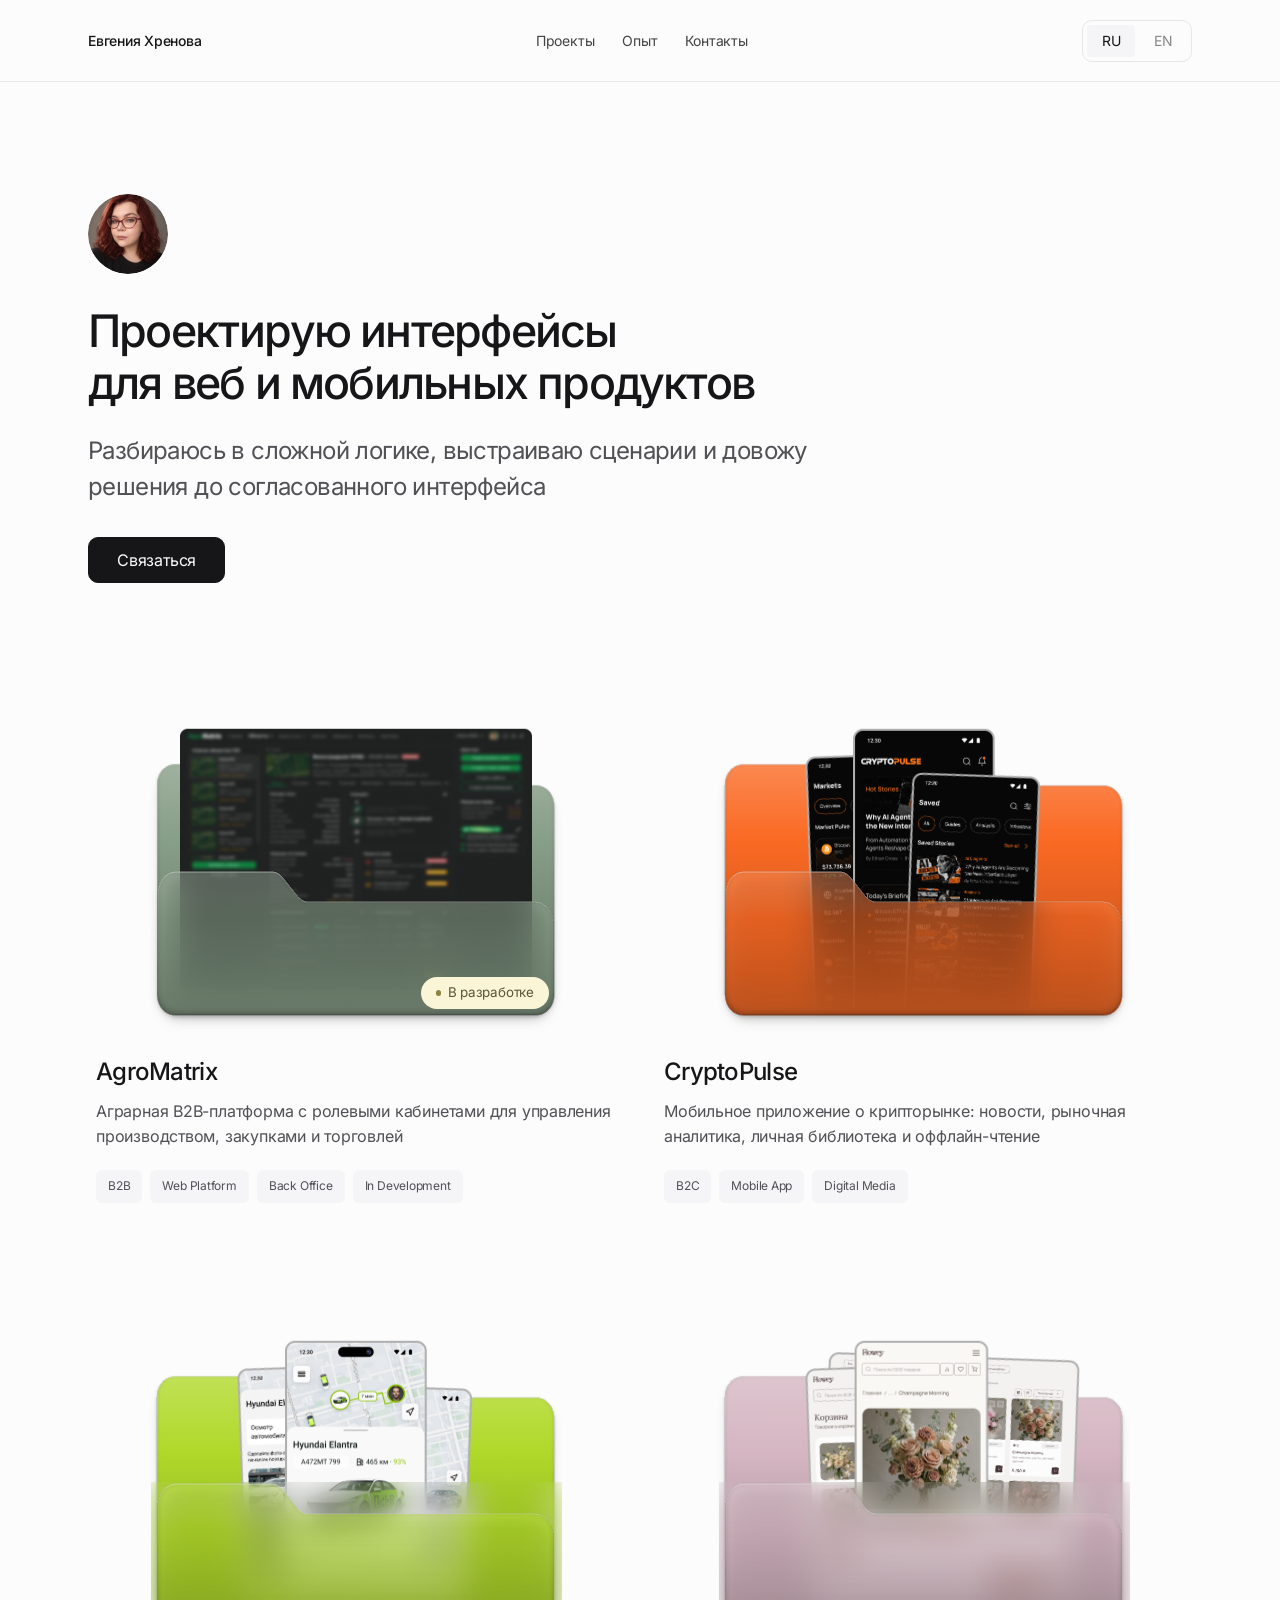
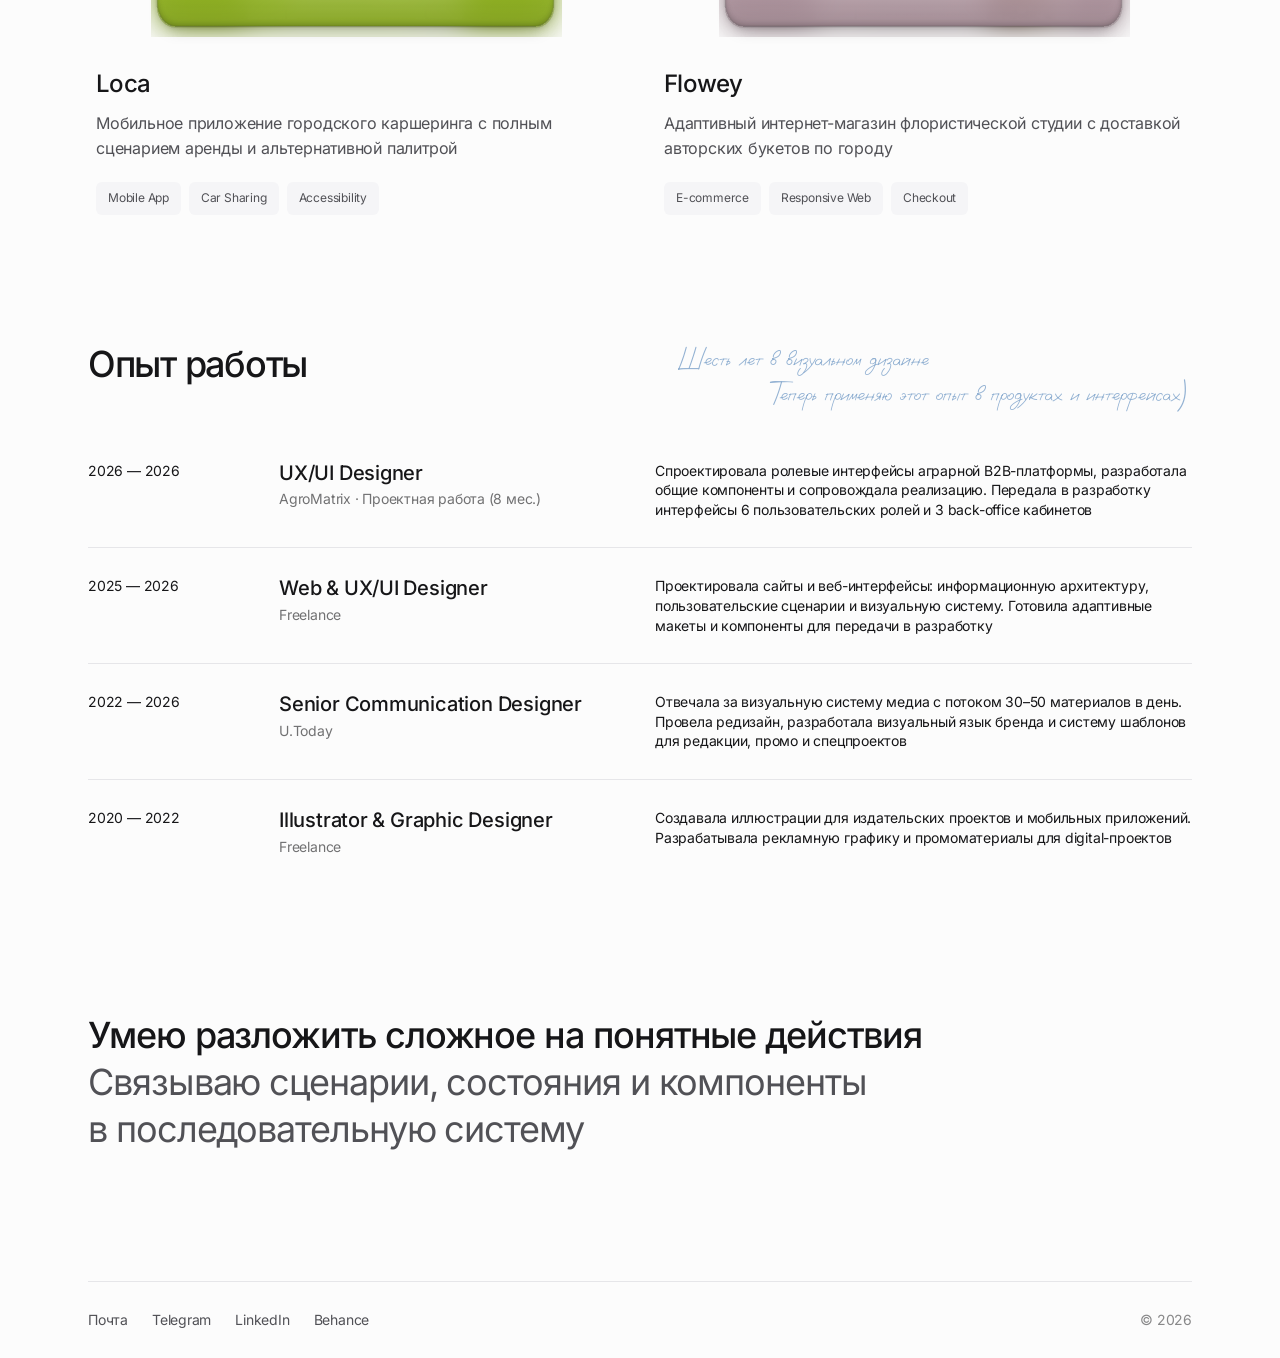
<file: index.html>
<!doctype html><html lang="ru"><head><meta charset="utf-8"><meta name="viewport" content="width=device-width, initial-scale=1"><meta name="description" content="Веб и мобильные продукты, B2B‑платформы и пользовательские сценарии."><meta name="theme-color" content="#fcfcfc"><title>Евгения Хренова — UX/UI Designer</title><meta property="og:type" content="website"><meta property="og:url" content="https://evgeniyakhrenova.ru/"><meta property="og:title" content="Evgeniya Khrenova"><meta property="og:description" content="UX/UI Design Portfolio"><link rel="stylesheet" href="fonts.css"><link rel="stylesheet" href="tokens.css"><link rel="stylesheet" href="home.css?v=5"><link rel="stylesheet" href="folder-covers.css?v=2"><link rel="stylesheet" href="/custom-cursor.css"><link rel="stylesheet" href="/menu-hover.css?v=2"><link rel="icon" href="/favicon.ico" sizes="16x16 32x32 48x48"><link rel="icon" type="image/svg+xml" href="/favicon.svg" sizes="any"></head><body class="home"><a class="skip" href="#projects"><span data-copy="t25">К проектам</span></a>
<header class="site-header"><div class="site-header-inner wrap"><a class="name" href="/"><span data-copy="t26">Евгения Хренова</span></a><nav aria-label="Основная навигация"><a href="#projects"><span class="menu-label" data-copy="t27">Проекты</span></a><a href="#experience"><span class="menu-label" data-copy="t28">Опыт</span></a><a href="#contacts"><span class="menu-label" data-copy="t29">Контакты</span></a></nav><div class="language-switch" role="group" aria-label="Язык / Language"><button type="button" data-lang="ru" aria-pressed="true">RU</button><button type="button" data-lang="en" aria-pressed="false">EN</button></div></div></header>
<main class="home-main wrap"><section class="intro" aria-label="Обо мне"><div class="intro-top"><img class="intro-avatar" src="assets/portrait.png" width="80" height="80" alt="Евгения Хренова" fetchpriority="high"><p class="hand soft intro-title" hidden>UX/UI Designer</p></div><div><h1><strong data-copy="t30">Проектирую интерфейсы для веб и мобильных продуктов</strong> <span data-copy="t31">Разбираюсь в сложной логике, выстраиваю сценарии и довожу решения до согласованного интерфейса</span></h1><div class="intro-links"><details class="contact-menu"><summary class="action primary"><span data-copy="t33">Связаться</span></summary><div class="contact-options"><a href="https://t.me/jodi_n" target="_blank" rel="noopener noreferrer">Telegram</a><a href="mailto:evgeniya_hrenova@bk.ru"><span data-copy="t34">Почта</span></a><a href="https://www.linkedin.com/in/evgeniya-khrenova-600375227/" target="_blank" rel="noopener noreferrer">LinkedIn</a></div></details></div></div></section>
<section class="projects" id="projects" aria-label="Проекты"><a class="project project-folder" href="/agromatrix/" aria-labelledby="project-agromatrix-title"><div class="cover folder-cover" aria-hidden="true"><div class="folder-stage" style="left:11.3382900%;top:13.3747361%;width:77.3646415%;height:86.3947883%"><img class="folder-layer folder-back" data-figma-layer="252:12100" src="/assets/folders/agromatrix-back.svg" width="438" height="284" style="left:0.0000000%;top:17.5789412%;width:99.9999721%;height:82.4210588%" alt="" loading="lazy" decoding="async"><span class="folder-screen-clip"><img class="folder-layer folder-screen" data-figma-layer="273:16673" src="/assets/folders/agromatrix-screen-0.webp" width="744" height="550" style="left:7.4528715%;top:-9.3502636%;width:85.0435086%;height:79.9418605%;--rest-x:0.0000000%;--rest-y:20.6365951%;--rest-angle:0.00000deg" alt="" loading="lazy" decoding="async"></span><span class="folder-glass" style="left:0.4966518%;top:50.3157860%;width:99.0066196%;height:47.6842126%;--pocket-mask:url('/assets/folders/agromatrix-front.svg')"></span><img class="folder-layer folder-front" data-figma-layer="252:12104" src="/assets/folders/agromatrix-front.svg" width="434" height="165" style="left:0.4966518%;top:50.3157860%;width:99.0066196%;height:47.6842126%" alt="" loading="lazy" decoding="async"><span class="folder-layer folder-badge folder-status" style="left:65.7124905%;top:83.2617826%;width:30.7011095%;height:9.8804208%"><span class="folder-status-group"><span data-copy="t47">В разработке</span></span></span></div></div><div class="project-details"><div class="project-copy"><h2 id="project-agromatrix-title">AgroMatrix</h2><p data-copy="t1">Аграрная B2B-платформа с ролевыми кабинетами для управления производством, закупками и торговлей</p></div><div class="tags"><span data-copy="t2">B2B</span><span data-copy="t3">Web Platform</span><span data-copy="t45">Back Office</span><span data-copy="t4">In Development</span></div></div></a>
<a class="project project-folder" href="/cryptopulse/" aria-labelledby="project-cryptopulse-title"><div class="cover folder-cover" aria-hidden="true"><div class="folder-stage" style="left:11.3382900%;top:7.9182158%;width:77.3646415%;height:91.8513034%"><img class="folder-layer folder-back" data-figma-layer="271:11574" src="/assets/folders/cryptopulse-back.svg" width="417" height="270" style="left:-0.0000147%;top:22.4752492%;width:99.9999927%;height:77.5247508%" alt="" loading="lazy" decoding="async"><span class="folder-screen-clip"><img class="folder-layer folder-screen" data-figma-layer="271:11575" src="/assets/folders/cryptopulse-screen-0.webp" width="327" height="586" style="left:3.6529727%;top:4.3635226%;width:39.2421742%;height:84.0605637%;--rest-x:30.6473158%;--rest-y:16.4085308%;--rest-angle:6.00000deg" alt="" loading="lazy" decoding="async"><img class="folder-layer folder-screen" data-figma-layer="271:11740" src="/assets/folders/cryptopulse-screen-1.webp" width="284" height="620" style="left:32.9631847%;top:-2.8542003%;width:34.0443391%;height:89.0804598%;--rest-x:0.0193589%;--rest-y:17.4193548%;--rest-angle:0.00000deg" alt="" loading="lazy" decoding="async"><img class="folder-layer folder-screen" data-figma-layer="271:11906" src="/assets/folders/cryptopulse-screen-2.webp" width="327" height="586" style="left:55.6636145%;top:10.1208391%;width:39.2421742%;height:84.0605462%;--rest-x:-28.9946109%;--rest-y:16.4085342%;--rest-angle:-6.00000deg" alt="" loading="lazy" decoding="async"></span><span class="folder-glass" style="left:0.4966729%;top:53.2673277%;width:99.0066322%;height:44.8514916%;--pocket-mask:url('/assets/folders/cryptopulse-front.svg')"></span><img class="folder-layer folder-front" data-figma-layer="271:11988" src="/assets/folders/cryptopulse-front.svg" width="413" height="157" style="left:0.4966729%;top:53.2673277%;width:99.0066322%;height:44.8514916%" alt="" loading="lazy" decoding="async"></div></div><div class="project-details"><div class="project-copy"><h2 id="project-cryptopulse-title">CryptoPulse</h2><p data-copy="t5">Мобильное приложение о крипторынке: новости, рыночная аналитика, личная библиотека и оффлайн-чтение</p></div><div class="tags"><span data-copy="t6">B2C</span><span data-copy="t7">Mobile App</span><span data-copy="t8">Digital Media</span></div></div></a>
<a class="project project-folder" href="/loca/" aria-labelledby="project-loca-title"><div class="cover folder-cover" aria-hidden="true"><div class="folder-stage" style="left:11.3382900%;top:7.9182158%;width:77.3646415%;height:91.8513034%"><img class="folder-layer folder-back" data-figma-layer="252:12246" src="/assets/folders/loca-back.svg" width="417" height="270" style="left:-0.0000110%;top:22.4752492%;width:99.9999927%;height:77.5247508%" alt="" loading="lazy" decoding="async"><span class="folder-screen-clip"><img class="folder-layer folder-screen" data-figma-layer="271:7408" src="/assets/folders/loca-screen-0.webp" width="327" height="586" style="left:3.6529911%;top:4.3635577%;width:39.2421779%;height:84.0605286%;--rest-x:30.6472898%;--rest-y:16.4085376%;--rest-angle:6.00000deg" alt="" loading="lazy" decoding="async"><img class="folder-layer folder-screen" data-figma-layer="271:6844" src="/assets/folders/loca-screen-1.webp" width="327" height="586" style="left:55.6635851%;top:10.1208215%;width:39.2421889%;height:84.0605286%;--rest-x:-28.9945748%;--rest-y:16.4085376%;--rest-angle:-6.00000deg" alt="" loading="lazy" decoding="async"><img class="folder-layer folder-screen" data-figma-layer="271:7190" src="/assets/folders/loca-screen-2.webp" width="284" height="620" style="left:32.9631847%;top:-2.8542003%;width:34.0443538%;height:89.0804598%;--rest-x:0.0193492%;--rest-y:17.4193548%;--rest-angle:0.00000deg" alt="" loading="lazy" decoding="async"></span><span class="folder-glass" style="left:0.4966766%;top:53.2673101%;width:99.0066175%;height:44.8515092%;--pocket-mask:url('/assets/folders/loca-front.svg')"></span><img class="folder-layer folder-front" data-figma-layer="252:12254" src="/assets/folders/loca-front.svg" width="413" height="157" style="left:0.4966766%;top:53.2673101%;width:99.0066175%;height:44.8515092%" alt="" loading="lazy" decoding="async"></div></div><div class="project-details"><div class="project-copy"><h2 id="project-loca-title">Loca</h2><p data-copy="t9">Мобильное приложение городского каршеринга с полным сценарием аренды и альтернативной палитрой</p></div><div class="tags"><span data-copy="t10">Mobile App</span><span data-copy="t11">Car Sharing</span><span data-copy="t12">Accessibility</span></div></div></a>
<a class="project project-folder" href="/flowey/" aria-labelledby="project-flowey-title"><div class="cover folder-cover" aria-hidden="true"><div class="folder-stage" style="left:11.3382900%;top:7.9182158%;width:77.3646415%;height:91.8513034%"><img class="folder-layer folder-back" data-figma-layer="271:14292" src="/assets/folders/flowey-back.svg" width="417" height="270" style="left:-0.0000147%;top:22.4752492%;width:99.9999927%;height:77.5247508%" alt="" loading="lazy" decoding="async"><span class="folder-screen-clip"><img class="folder-layer folder-screen" data-figma-layer="271:14293" src="/assets/folders/flowey-screen-0.webp" width="573" height="627" style="left:31.9623455%;top:-1.1395685%;width:68.8022184%;height:90.0218043%;--rest-x:-10.7024959%;--rest-y:15.3219585%;--rest-angle:-6.00000deg" alt="" loading="lazy" decoding="async"><img class="folder-layer folder-screen" data-figma-layer="271:14656" src="/assets/folders/flowey-screen-1.webp" width="327" height="586" style="left:3.6529727%;top:4.3635226%;width:39.2421742%;height:84.0605286%;--rest-x:30.6473158%;--rest-y:16.4085376%;--rest-angle:6.00000deg" alt="" loading="lazy" decoding="async"><img class="folder-layer folder-screen" data-figma-layer="271:14798" src="/assets/folders/flowey-screen-2.webp" width="270" height="620" style="left:32.9630087%;top:-2.8542003%;width:32.3196362%;height:89.0804598%;--rest-x:1.2213254%;--rest-y:17.4193548%;--rest-angle:0.00000deg" alt="" loading="lazy" decoding="async"></span><span class="folder-glass" style="left:0.4966729%;top:53.2673101%;width:99.0066322%;height:44.8515092%;--pocket-mask:url('/assets/folders/flowey-front.svg')"></span><img class="folder-layer folder-front" data-figma-layer="271:14888" src="/assets/folders/flowey-front.svg" width="413" height="157" style="left:0.4966729%;top:53.2673101%;width:99.0066322%;height:44.8515092%" alt="" loading="lazy" decoding="async"></div></div><div class="project-details"><div class="project-copy"><h2 id="project-flowey-title">Flowey</h2><p data-copy="t13">Адаптивный интернет-магазин флористической студии с доставкой авторских букетов по городу</p></div><div class="tags"><span data-copy="t14">E-commerce</span><span data-copy="t15">Responsive Web</span><span data-copy="t16">Checkout</span></div></div></a>
</section>
<section class="experience" id="experience" aria-labelledby="experience-title"><div class="section-heading"><h2 id="experience-title" data-copy="t35">Опыт работы</h2><p class="experience-note hand soft"><span data-copy="t36">Шесть лет в визуальном дизайне</span><span data-copy="t37">Теперь применяю этот опыт в продуктах и интерфейсах)</span></p></div><div class="jobs"><article class="job"><p data-copy="t17" class="job-date">2026 — 2026</p><div><h3>UX/UI Designer</h3><p class="job-company" data-copy="t46">AgroMatrix · Проектная работа (8 мес.)</p></div><p data-copy="t18">Спроектировала ролевые интерфейсы аграрной B2B-платформы, разработала общие компоненты и сопровождала реализацию. Передала в разработку интерфейсы 6 пользовательских ролей и 3 back-office кабинетов</p></article><article class="job"><p data-copy="t19" class="job-date">2025 — 2026</p><div><h3>Web & UX/UI Designer</h3><p class="job-company">Freelance</p></div><p data-copy="t20">Проектировала сайты и веб-интерфейсы: информационную архитектуру, пользовательские сценарии и визуальную систему. Готовила адаптивные макеты и компоненты для передачи в разработку</p></article><article class="job"><p data-copy="t21" class="job-date">2022 — 2026</p><div><h3>Senior Communication Designer</h3><p class="job-company">U.Today</p></div><p data-copy="t22">Отвечала за визуальную систему медиа с потоком 30–50 материалов в день. Провела редизайн, разработала визуальный язык бренда и систему шаблонов для редакции, промо и спецпроектов</p></article><article class="job"><p data-copy="t23" class="job-date">2020 — 2022</p><div><h3>Illustrator &amp; Graphic Designer</h3><p class="job-company">Freelance</p></div><p data-copy="t24">Создавала иллюстрации для издательских проектов и мобильных приложений. Разрабатывала рекламную графику и промоматериалы для digital-проектов</p></article></div></section>
<section class="approach" aria-label="Мой подход"><p><strong data-copy="t38">Умею разложить сложное на понятные действия</strong> <span data-copy="t39">Связываю сценарии, состояния и компоненты в последовательную систему</span></p></section>
<section class="personal" id="about" aria-label="Вне макетов" hidden><h2 data-copy="t40" class="personal-label">Вне макетов</h2><div class="personal-journal"><div class="personal-left"><p data-copy="t41" class="hand">Люблю долгие походы и уютные вечера дома, сложные игры и кропотливое рукоделие</p><div class="personal-photos" role="group" aria-label="Места для личных фотографий"><div class="personal-photo" aria-hidden="true"></div><div class="personal-photo" aria-hidden="true"></div></div></div><div class="personal-right"><div class="personal-photos" aria-hidden="true"><div class="personal-photo"></div><div class="personal-photo"></div></div><p data-copy="t42" class="hand soft">А ещё выращиваю домашние джунгли)</p></div></div></section>
<footer id="contacts" data-site-footer></footer></main>
<dialog id="viewer" aria-label="Просмотр экрана проекта"><div class="viewer-bar"><p id="viewer-title"></p><button type="button" class="close" aria-label="Закрыть просмотр"><span data-copy="t44">Закрыть</span></button></div><div class="viewer-content"><img id="viewer-image" alt=""></div></dialog><script src="translations.js?v=3"></script><script src="app.js"></script><script src="/folder-covers.js"></script><script src="/scroll-reveal.js"></script><script src="/custom-cursor.js"></script><script src="/site-footer.js?v=1"></script><script src="/menu-hover.js?v=3"></script><script src="/quick-contacts.js?v=20" defer></script></body></html>
</file>
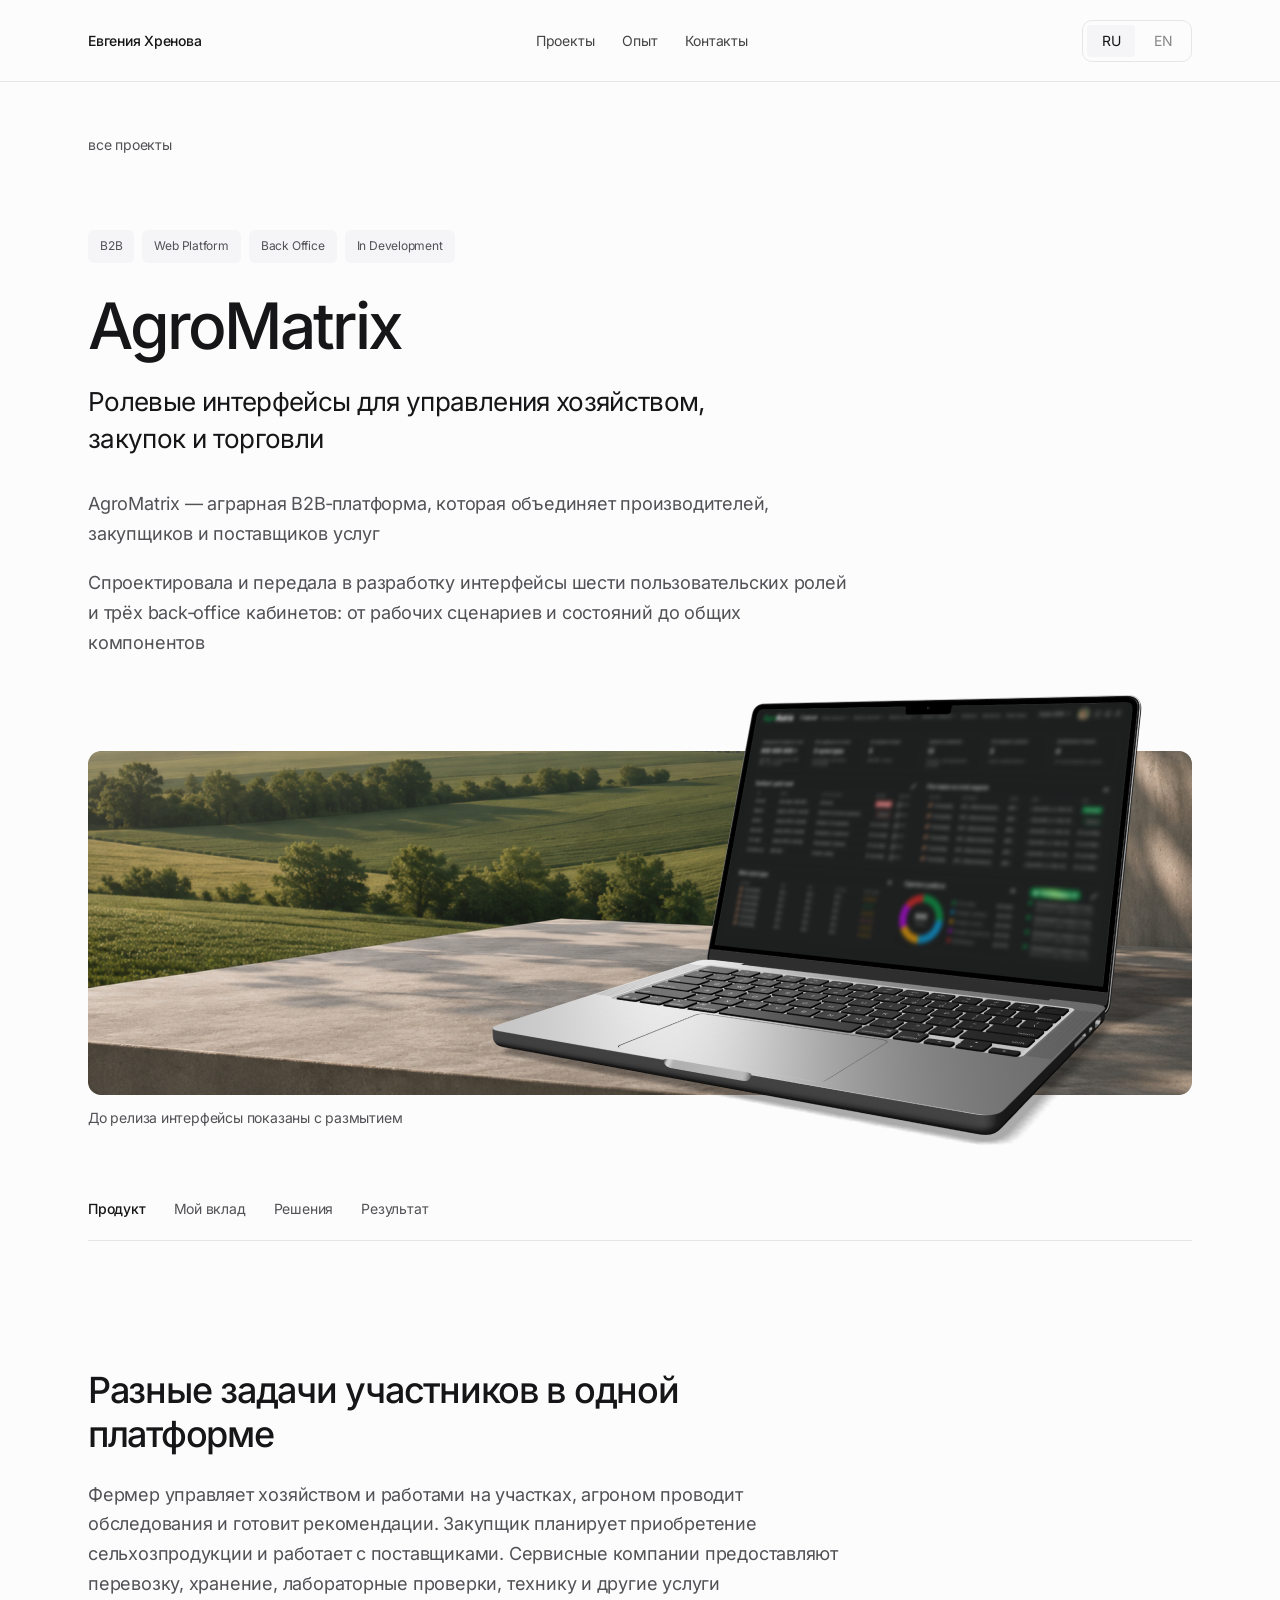
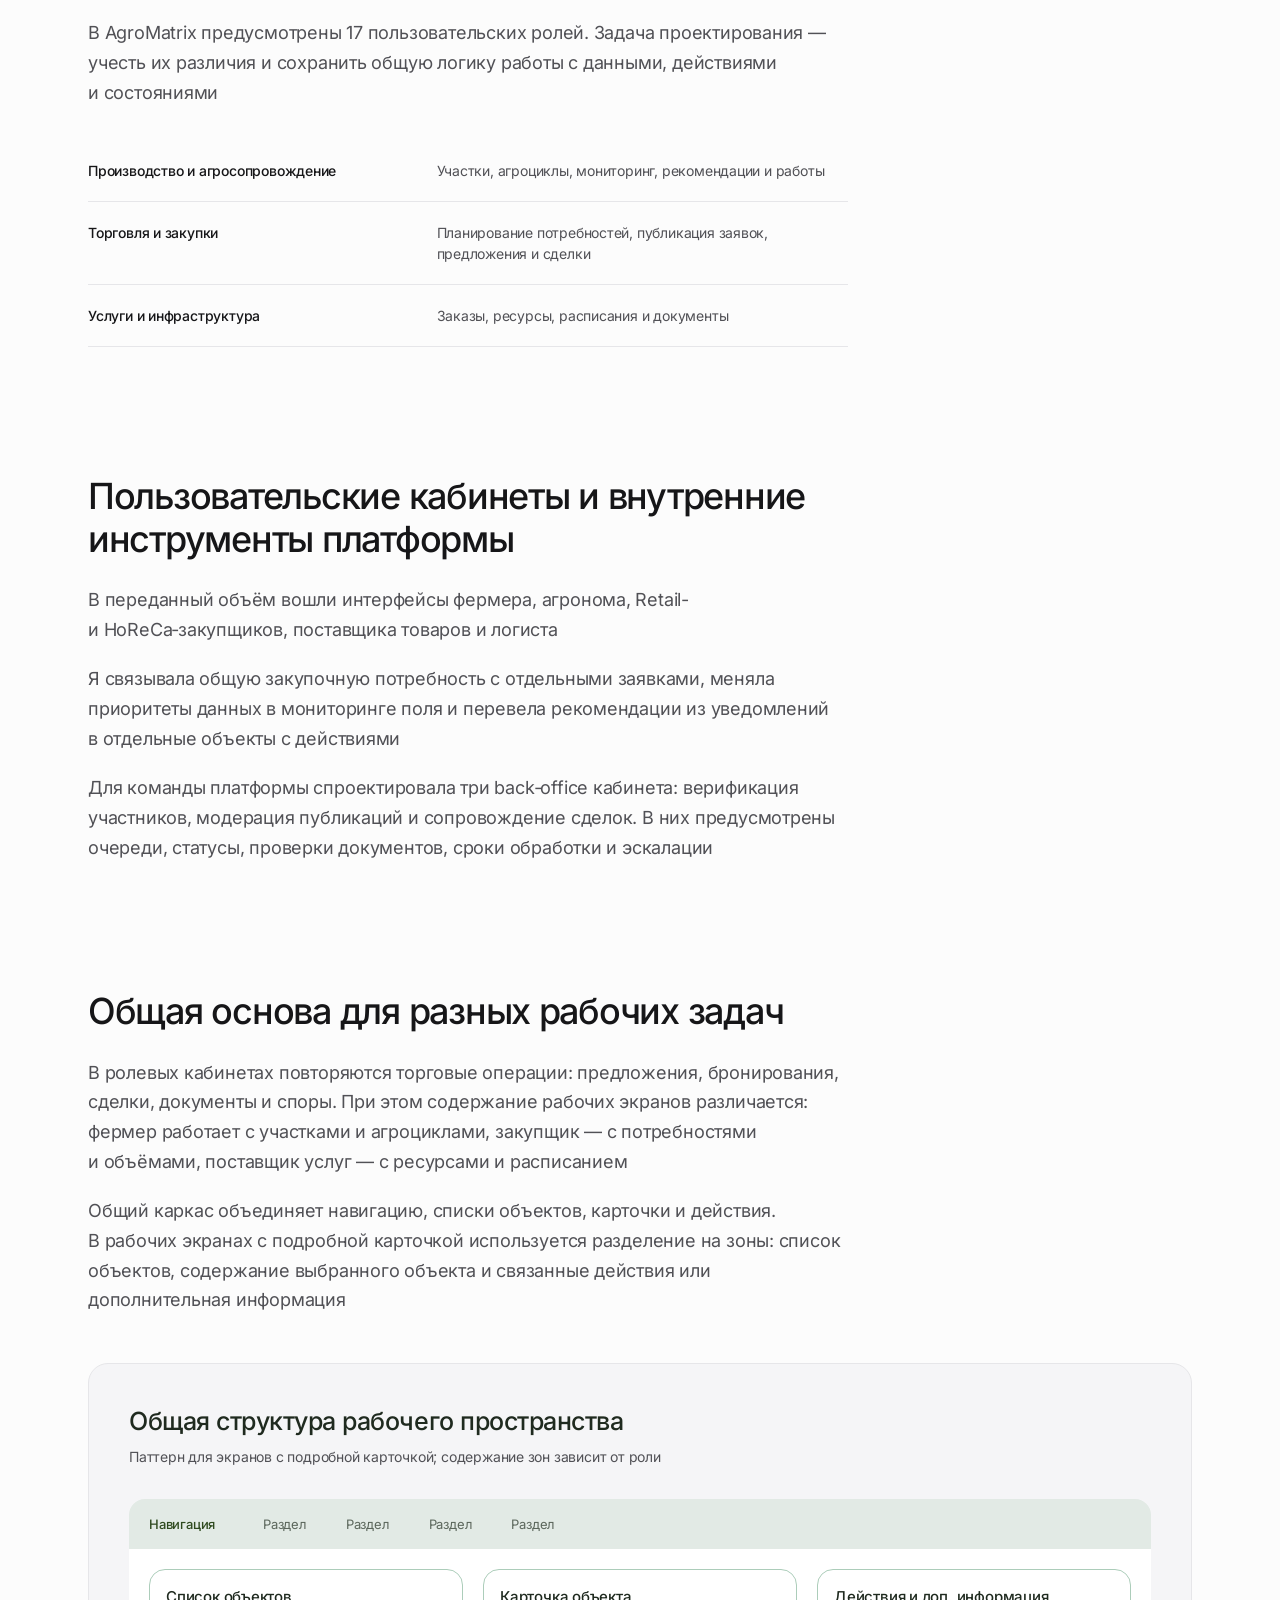
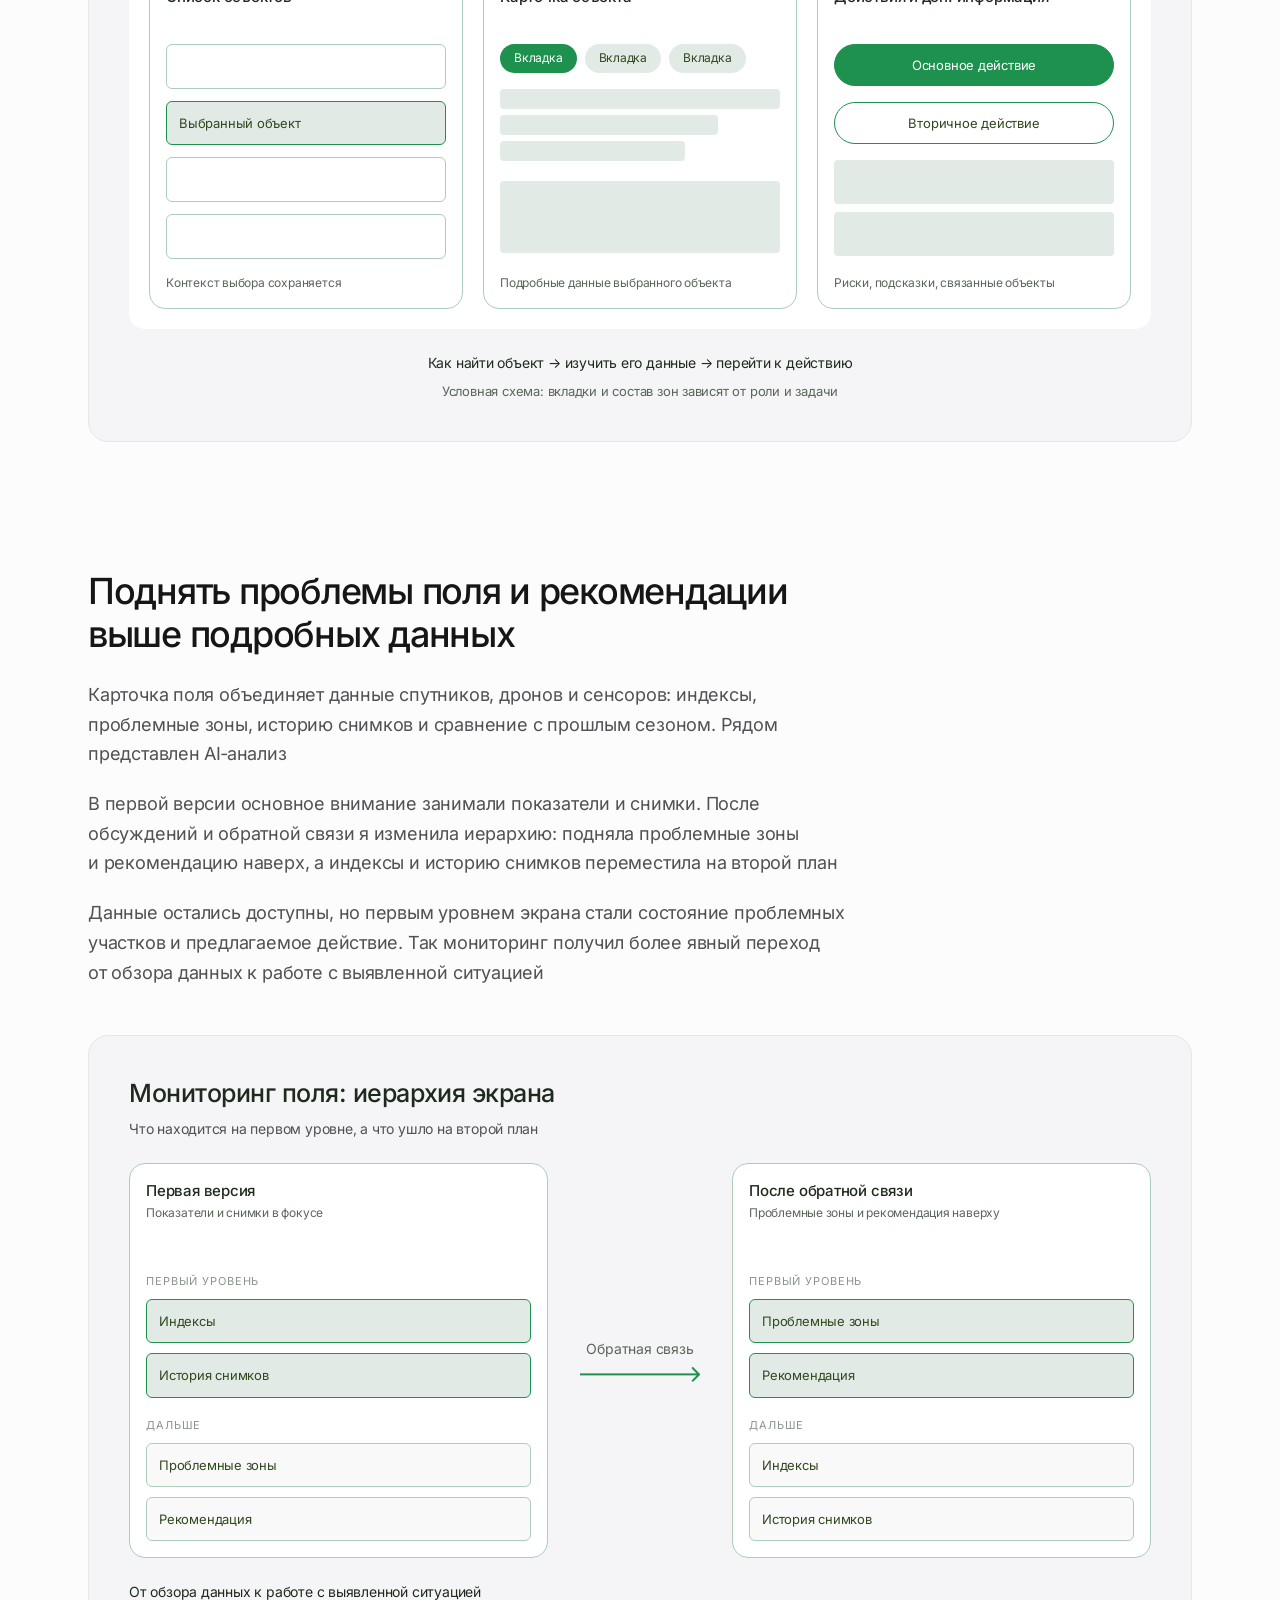
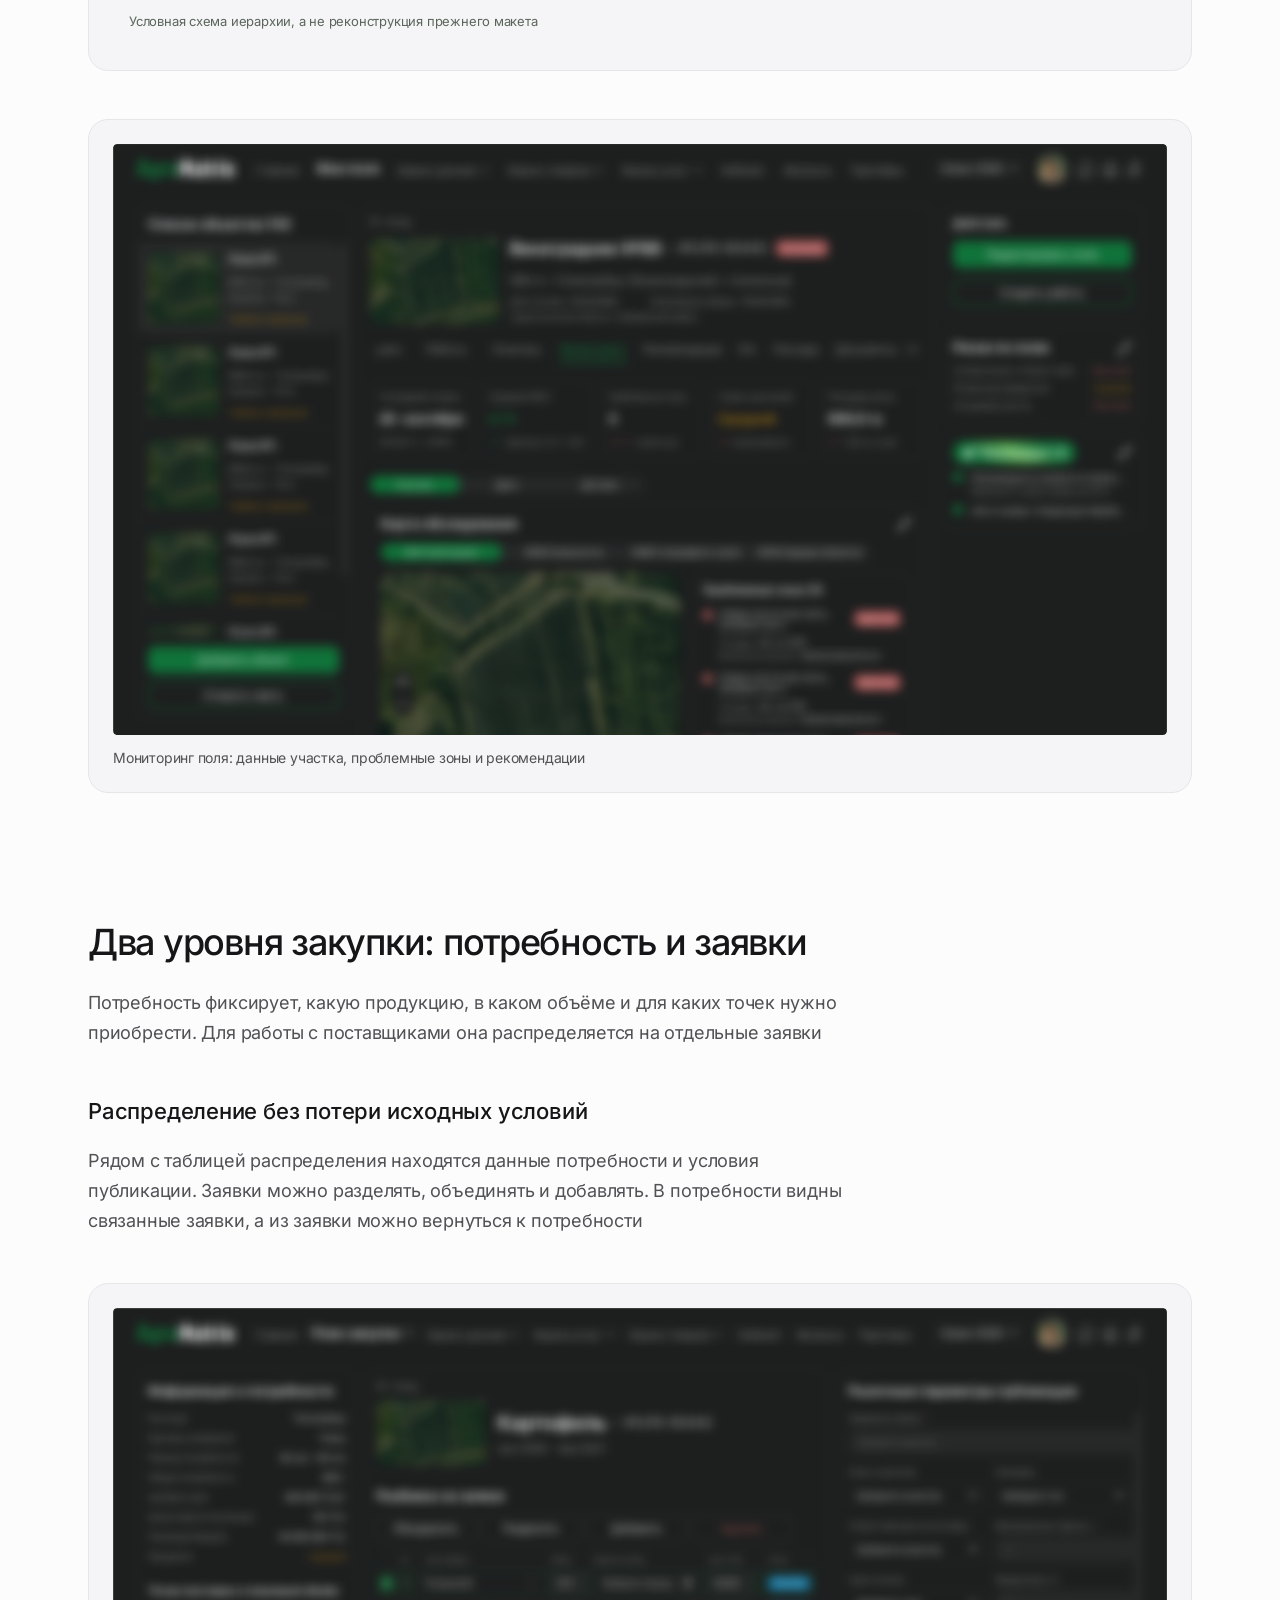
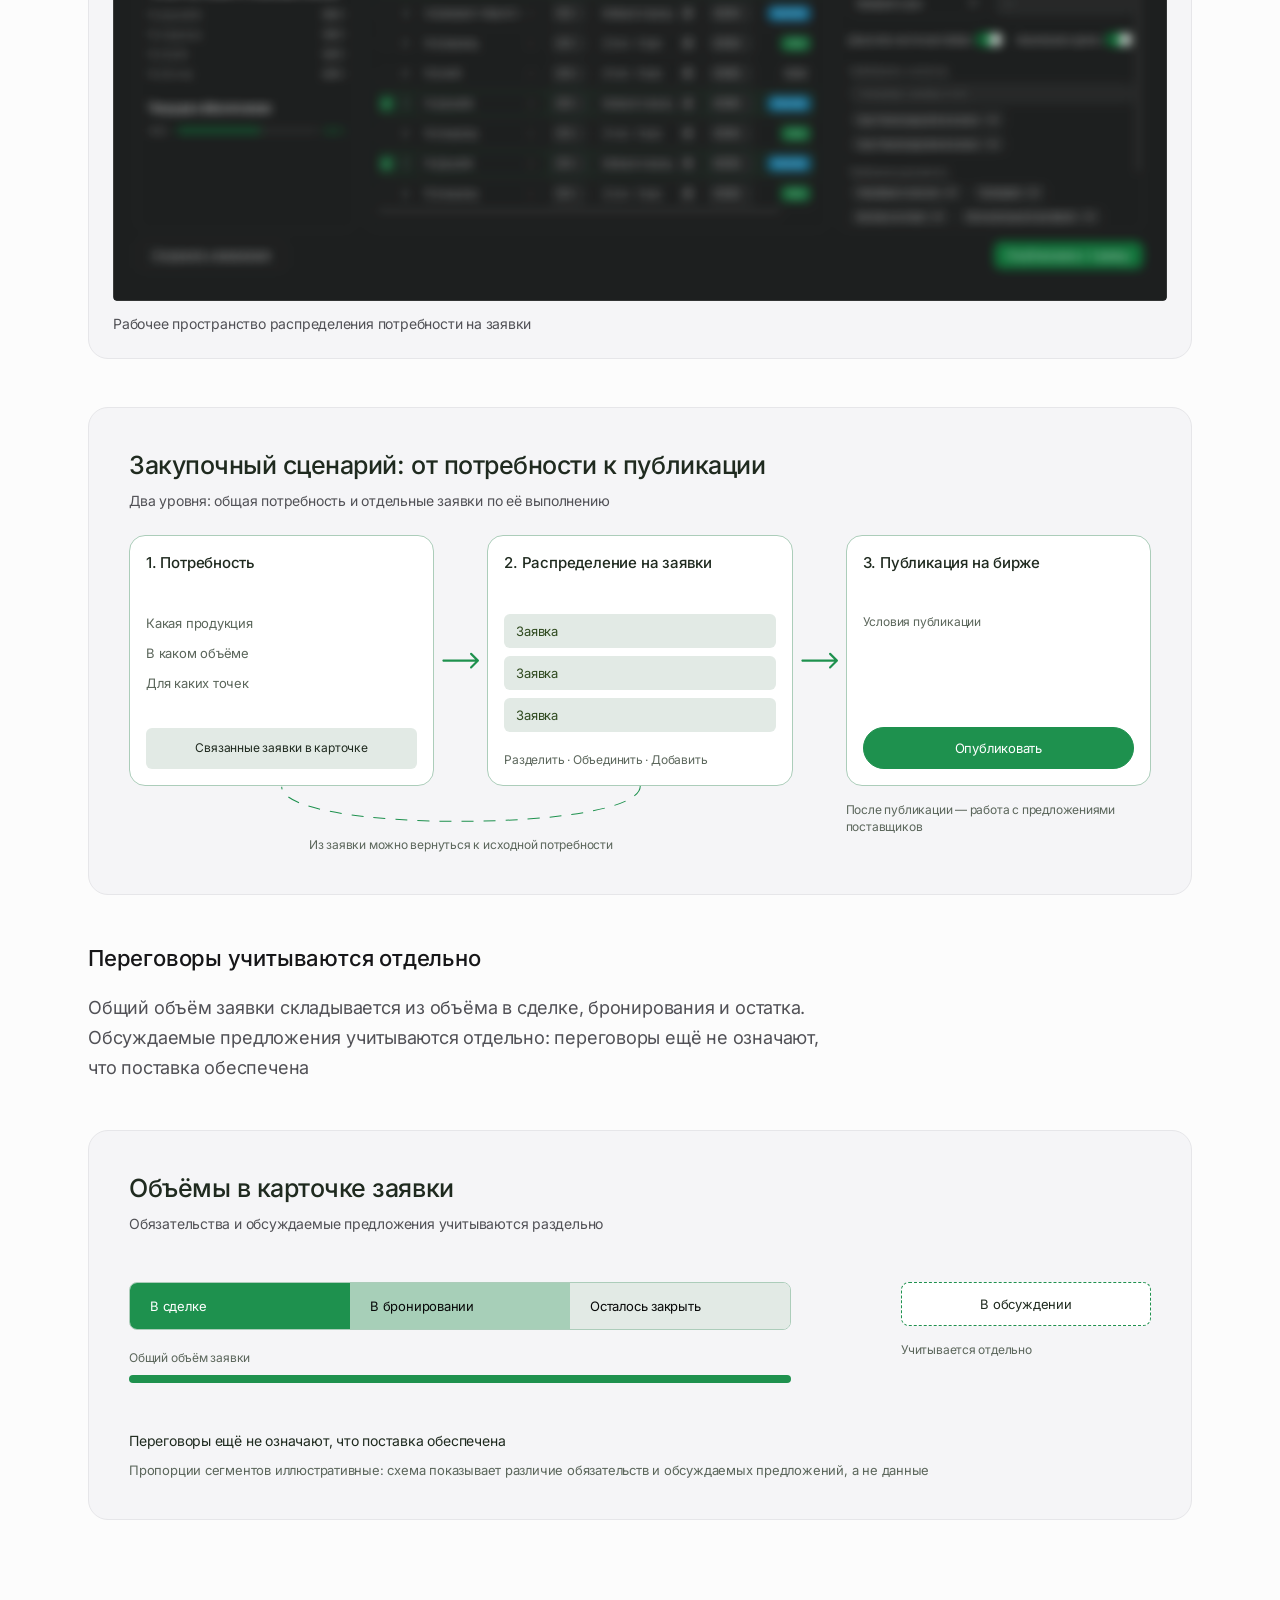
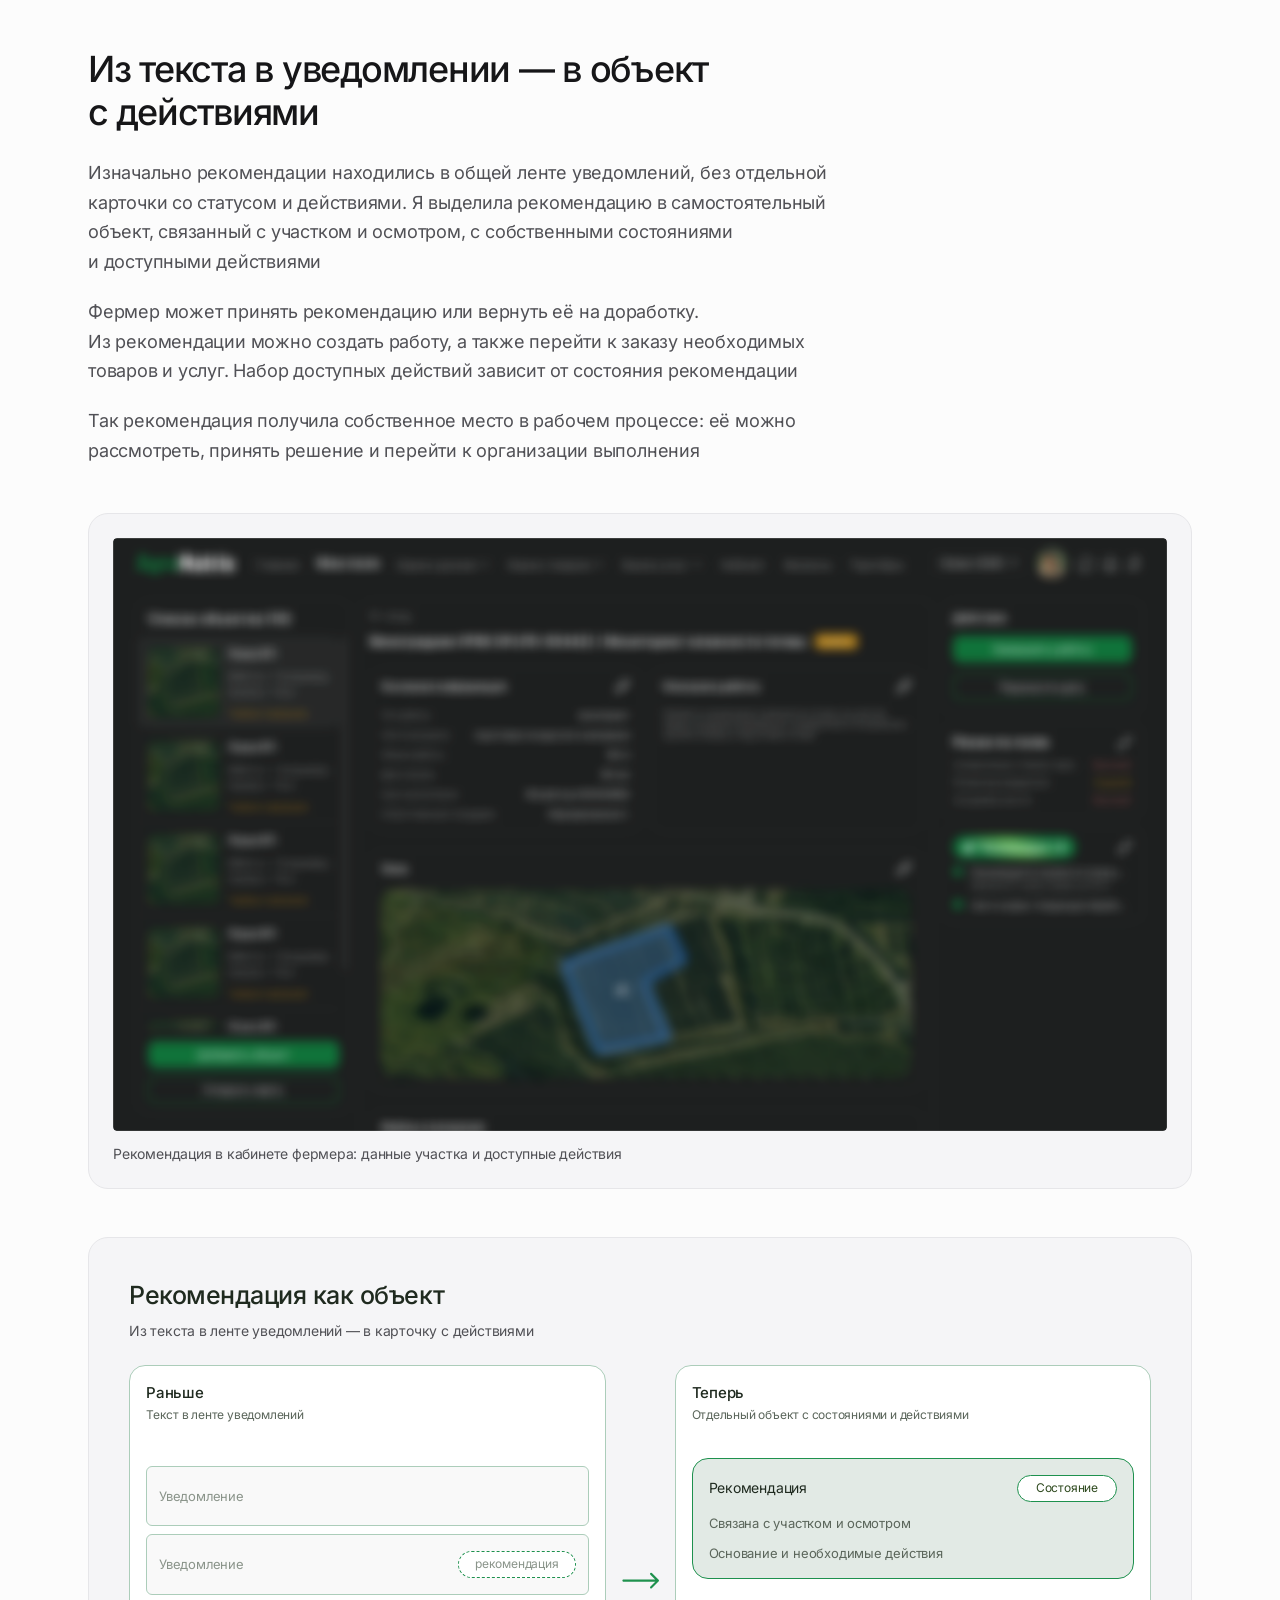
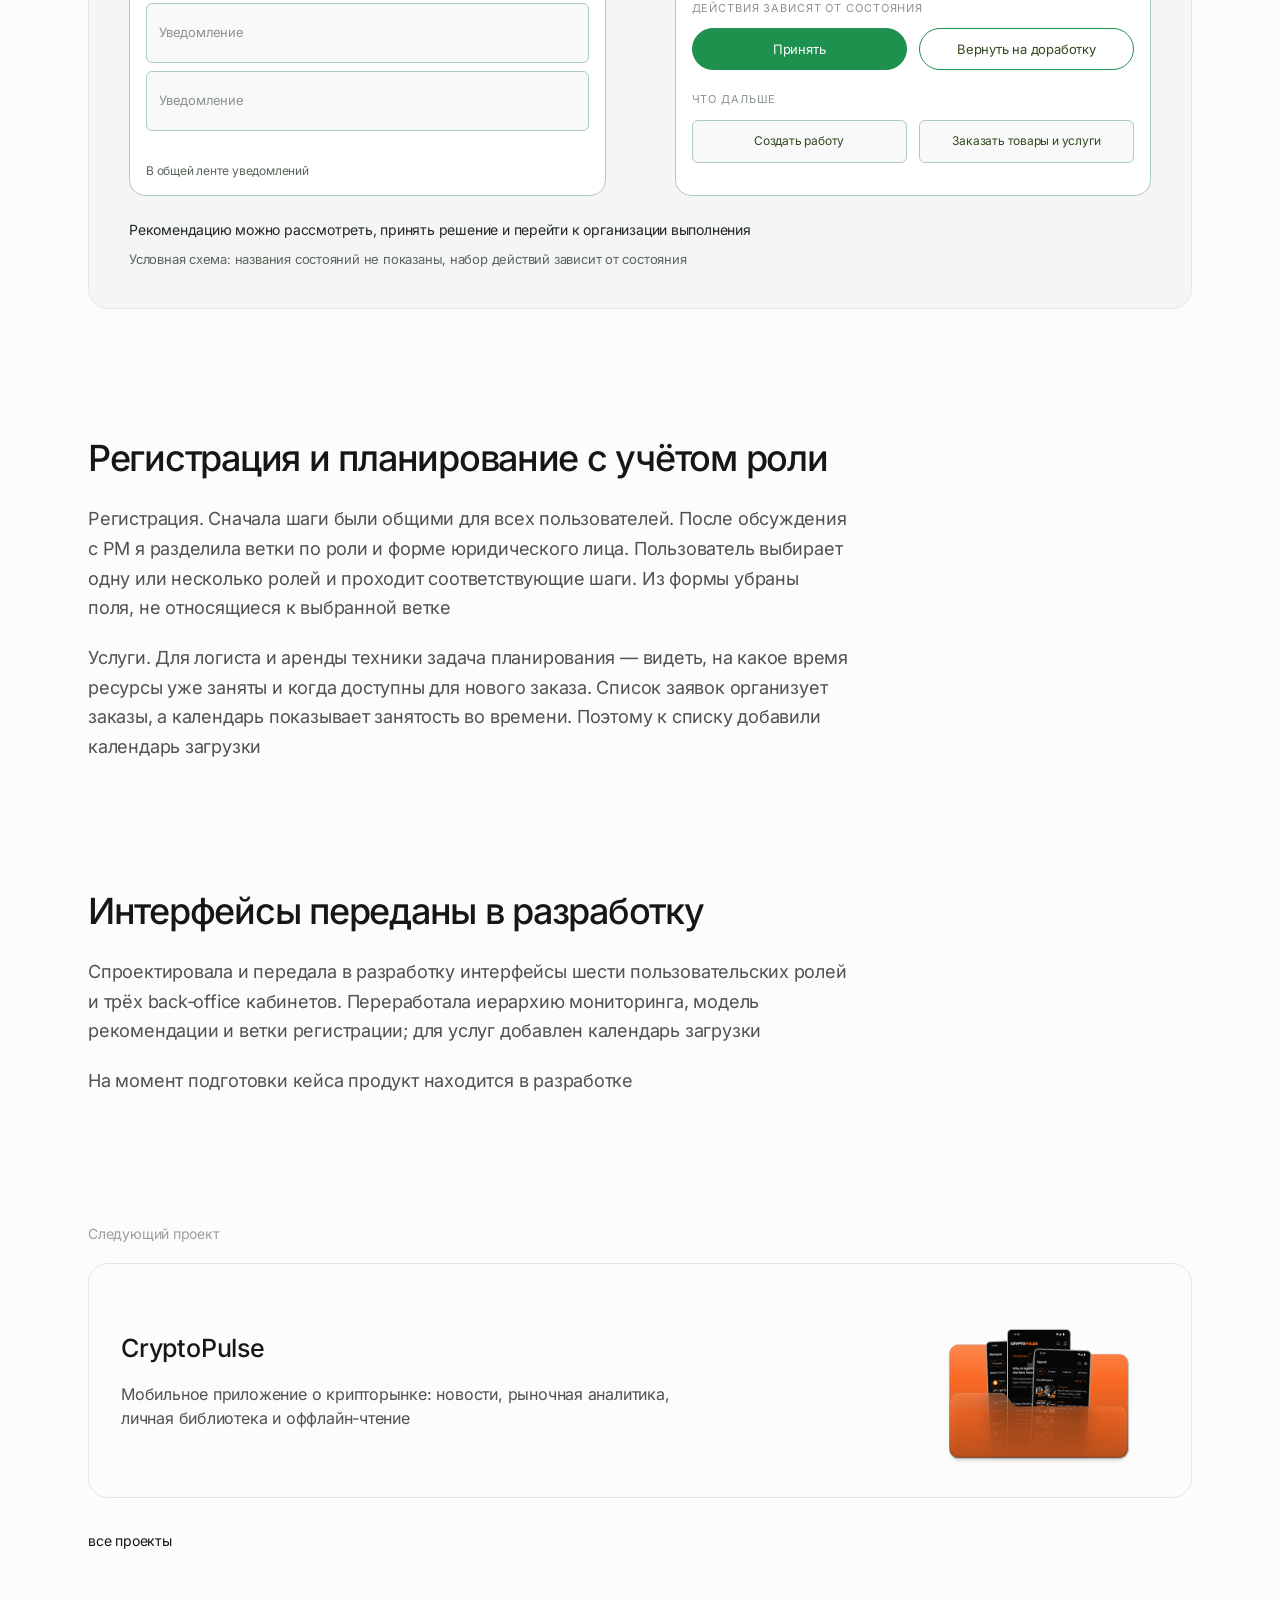
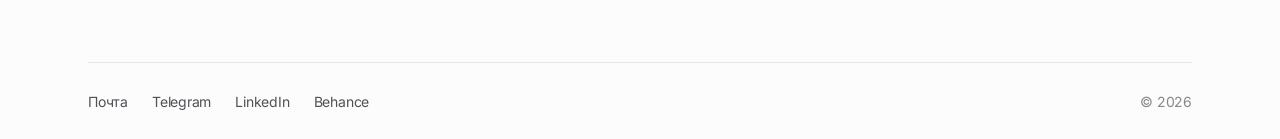
<file: agromatrix/index.html>
<!doctype html>
<html lang="ru" data-project="AgroMatrix"><head><meta charset="utf-8"><meta name="viewport" content="width=device-width,initial-scale=1"><meta name="description" content="AgroMatrix — аграрная B2B‑платформа, которая объединяет производителей, закупщиков и поставщиков услуг"><meta name="theme-color" content="#fcfcfc"><title>AgroMatrix — Евгения Хренова</title><link rel="stylesheet" href="/fonts.css"><link rel="stylesheet" href="/tokens.css"><link rel="stylesheet" href="/home.css?v=3"><link rel="stylesheet" href="/case.css"><link rel="stylesheet" href="/agromatrix.css"><link rel="stylesheet" href="/folder-covers.css"><link rel="stylesheet" href="/custom-cursor.css"><link rel="stylesheet" href="/menu-hover.css?v=2"><link rel="stylesheet" href="/case-images.css?v=1"><script>document.documentElement.classList.add("case-images-js")</script><script src="/case-images.js?v=1" defer onerror="document.documentElement.classList.remove('case-images-js')"></script><link rel="icon" href="/favicon.ico" sizes="16x16 32x32 48x48"><link rel="icon" type="image/svg+xml" href="/favicon.svg" sizes="any"></head><body class="case-page agro-case">
<a class="skip" href="#context">К содержанию кейса</a><header class="site-header"><div class="site-header-inner wrap"><a class="name" href="/"><span>Евгения Хренова</span></a><nav aria-label="Основная навигация"><a href="/#projects"><span class="menu-label">Проекты</span></a><a href="/#experience"><span class="menu-label">Опыт</span></a><a href="/#contacts"><span class="menu-label">Контакты</span></a></nav><div class="language-switch" role="group" aria-label="Язык / Language"><button type="button" data-lang="ru" aria-pressed="true">RU</button><button type="button" data-lang="en" aria-pressed="false">EN</button></div></div></header>
<main class="wrap"><div class="case-back"><a href="/#projects">все проекты</a></div><section class="case-intro"><div class="tags"><span data-copy="t2">B2B</span><span data-copy="t3">Web Platform</span><span data-copy="t45">Back Office</span><span data-copy="t4">In Development</span></div><h1>AgroMatrix</h1><p class="case-subtitle">Ролевые интерфейсы для управления хозяйством, закупок и торговли</p><p class="case-lead" data-figma-text="471:43257">AgroMatrix — аграрная B2B‑платформа, которая объединяет производителей, закупщиков и поставщиков услуг</p><p class="case-lead" data-figma-text="471:43258">Спроектировала и передала в разработку интерфейсы шести пользовательских ролей и трёх back‑office кабинетов: от рабочих сценариев и состояний до общих компонентов</p></section><figure class="agro-hero"><div class="agro-hero-art"><img src="/assets/agromatrix/hero-field-v10.webp" width="1104" height="344" alt="" class="agro-hero-field" fetchpriority="high" decoding="async"><img src="/assets/agromatrix/hero-laptop-v10.webp" width="706" height="467" alt="Рабочий интерфейс AgroMatrix на ноутбуке, показанный с размытием" class="agro-hero-laptop" fetchpriority="high" decoding="async"></div><figcaption>До релиза интерфейсы показаны с размытием</figcaption></figure><nav class="case-nav" aria-label="Навигация по кейсу"><a href="#context"><span class="menu-label">Продукт</span></a><a href="#contribution"><span class="menu-label">Мой вклад</span></a><a href="#solutions"><span class="menu-label">Решения</span></a><a href="#result"><span class="menu-label">Результат</span></a></nav><section id="context" class="chapter"><div class="chapter-copy"><h2 data-figma-text="471:43271">Разные задачи участников в одной платформе</h2><p data-figma-text="471:43272">Фермер управляет хозяйством и работами на участках, агроном проводит обследования и готовит рекомендации. Закупщик планирует приобретение сельхозпродукции и работает с поставщиками. Сервисные компании предоставляют перевозку, хранение, лабораторные проверки, технику и другие услуги</p><p data-figma-text="471:43273">В AgroMatrix предусмотрены 17 пользовательских ролей. Задача проектирования — учесть их различия и сохранить общую логику работы с данными, действиями и состояниями</p></div><dl class="agro-product-map"><div><dt>Производство и агросопровождение</dt><dd>Участки, агроциклы, мониторинг, рекомендации и работы</dd></div><div><dt>Торговля и закупки</dt><dd>Планирование потребностей, публикация заявок, предложения и сделки</dd></div><div><dt>Услуги и инфраструктура</dt><dd>Заказы, ресурсы, расписания и документы</dd></div></dl></section><section id="contribution" class="chapter"><div class="chapter-copy"><h2 data-figma-text="471:43286">Пользовательские кабинеты и внутренние инструменты платформы</h2><p data-figma-text="471:43287">В переданный объём вошли интерфейсы фермера, агронома, Retail- и HoReCa‑закупщиков, поставщика товаров и логиста</p><p data-figma-text="471:43288">Я связывала общую закупочную потребность с отдельными заявками, меняла приоритеты данных в мониторинге поля и перевела рекомендации из уведомлений в отдельные объекты с действиями</p><p data-figma-text="471:43289">Для команды платформы спроектировала три back‑office кабинета: верификация участников, модерация публикаций и сопровождение сделок. В них предусмотрены очереди, статусы, проверки документов, сроки обработки и эскалации</p></div></section><section id="solutions" class="chapter"><div class="chapter-copy"><h2 data-figma-text="471:43292">Общая основа для разных рабочих задач</h2><p data-figma-text="471:43293">В ролевых кабинетах повторяются торговые операции: предложения, бронирования, сделки, документы и споры. При этом содержание рабочих экранов различается: фермер работает с участками и агроциклами, закупщик — с потребностями и объёмами, поставщик услуг — с ресурсами и расписанием</p><p data-figma-text="471:43294">Общий каркас объединяет навигацию, списки объектов, карточки и действия. В рабочих экранах с подробной карточкой используется разделение на зоны: список объектов, содержание выбранного объекта и связанные действия или дополнительная информация</p></div><figure class="agro-diagram diagram-structure" aria-labelledby="diagram-structure"><header><h3 id="diagram-structure">Общая структура рабочего пространства</h3><p data-figma-text="471:43299">Паттерн для экранов с подробной карточкой; содержание зон зависит от роли</p></header><div class="workspace-pattern"><div class="workspace-navigation"><span data-figma-text="471:43302">Навигация</span><div><span data-figma-text="471:43304">Раздел</span><span data-figma-text="471:43305">Раздел</span><span data-figma-text="471:43306">Раздел</span><span data-figma-text="471:43307">Раздел</span></div></div><div class="workspace-columns"><div class="diagram-card workspace-list"><h4 data-figma-text="471:43311">Список объектов</h4><div class="workspace-list-items"><div class="diagram-row blank"></div><div class="diagram-row selected">Выбранный объект</div><div class="diagram-row blank"></div><div class="diagram-row blank"></div></div><p class="diagram-small" data-figma-text="471:43318">Контекст выбора сохраняется</p></div><div class="diagram-card workspace-detail"><h4 data-figma-text="471:43321">Карточка объекта</h4><div class="workspace-tabs"><span class="active" data-figma-text="471:43325">Вкладка</span><span data-figma-text="471:43327">Вкладка</span><span data-figma-text="471:43330">Вкладка</span></div><div class="workspace-skeleton" aria-hidden="true"><i></i><i></i><i></i><i></i></div><p class="diagram-small" data-figma-text="471:43337">Подробные данные выбранного объекта</p></div><div class="diagram-card workspace-actions"><h4 data-figma-text="471:43340">Действия и доп. информация</h4><span class="diagram-action" data-figma-text="471:43344">Основное действие</span><span class="diagram-action secondary" data-figma-text="471:43346">Вторичное действие</span><div class="workspace-action-skeleton" aria-hidden="true"><i></i><i></i></div><p class="diagram-small" data-figma-text="471:43350">Риски, подсказки, связанные объекты</p></div></div></div><figcaption class="diagram-caption"><p data-figma-text="471:43352">Как найти объект → изучить его данные → перейти к действию</p><p data-figma-text="471:43353">Условная схема: вкладки и состав зон зависят от роли и задачи</p></figcaption></figure></section><section class="chapter"><div class="chapter-copy"><h2 data-figma-text="471:43356">Поднять проблемы поля и рекомендации выше подробных данных</h2><p data-figma-text="471:43357">Карточка поля объединяет данные спутников, дронов и сенсоров: индексы, проблемные зоны, историю снимков и сравнение с прошлым сезоном. Рядом представлен AI‑анализ</p><p data-figma-text="471:43358">В первой версии основное внимание занимали показатели и снимки. После обсуждений и обратной связи я изменила иерархию: подняла проблемные зоны и рекомендацию наверх, а индексы и историю снимков переместила на второй план</p><p data-figma-text="471:43359">Данные остались доступны, но первым уровнем экрана стали состояние проблемных участков и предлагаемое действие. Так мониторинг получил более явный переход от обзора данных к работе с выявленной ситуацией</p></div><figure class="agro-diagram diagram-monitoring" aria-labelledby="diagram-monitoring"><header><h3 id="diagram-monitoring">Мониторинг поля: иерархия экрана</h3><p data-figma-text="471:43363">Что находится на первом уровне, а что ушло на второй план</p></header><div class="comparison-grid"><div class="diagram-card monitoring-card"><header><h4 data-figma-text="471:43368">Первая версия</h4><p class="diagram-small" data-figma-text="471:43369">Показатели и снимки в фокусе</p></header><p class="diagram-eyebrow" data-figma-text="471:43372">ПЕРВЫЙ УРОВЕНЬ</p><div class="diagram-row selected">Индексы</div><div class="diagram-row selected">История снимков</div><p class="diagram-eyebrow" data-figma-text="471:43379">ДАЛЬШЕ</p><div class="diagram-row ">Проблемные зоны</div><div class="diagram-row ">Рекомендация</div></div><div class="diagram-connector" aria-hidden="false"><p data-figma-text="471:43386">Обратная связь</p><img src="/assets/agromatrix/feedback-arrow-v10.png" width="121" height="15" alt="" loading="lazy" decoding="async" data-case-preview="[data-uri]"></div><div class="diagram-card monitoring-card"><header><h4 data-figma-text="471:43391">После обратной связи</h4><p class="diagram-small" data-figma-text="471:43392">Проблемные зоны и рекомендация наверху</p></header><p class="diagram-eyebrow" data-figma-text="471:43395">ПЕРВЫЙ УРОВЕНЬ</p><div class="diagram-row selected">Проблемные зоны</div><div class="diagram-row selected">Рекомендация</div><p class="diagram-eyebrow" data-figma-text="471:43402">ДАЛЬШЕ</p><div class="diagram-row ">Индексы</div><div class="diagram-row ">История снимков</div></div></div><figcaption class="diagram-caption"><p data-figma-text="471:43409">От обзора данных к работе с выявленной ситуацией</p><p data-figma-text="471:43410">Условная схема иерархии, а не реконструкция прежнего макета</p></figcaption></figure><figure class="agro-interface"><img src="/assets/agromatrix/monitoring-blurred-v10.png" width="1056" height="592" alt="Мониторинг поля: данные участка, проблемные зоны и рекомендации" loading="lazy" decoding="async" data-case-preview="[data-uri]"><figcaption data-figma-text="481:30724">Мониторинг поля: данные участка, проблемные зоны и рекомендации</figcaption></figure></section><section class="chapter"><div class="chapter-copy"><h2 data-figma-text="471:43413">Два уровня закупки: потребность и заявки</h2><p data-figma-text="471:43414">Потребность фиксирует, какую продукцию, в каком объёме и для каких точек нужно приобрести. Для работы с поставщиками она распределяется на отдельные заявки</p></div><div class="agro-subsection chapter-copy"><h3 data-figma-text="471:43415">Распределение без потери исходных условий</h3><p data-figma-text="471:43416">Рядом с таблицей распределения находятся данные потребности и условия публикации. Заявки можно разделять, объединять и добавлять. В потребности видны связанные заявки, а из заявки можно вернуться к потребности</p></div><figure class="agro-interface"><img src="/assets/agromatrix/distribution-blurred-v10.png" width="1056" height="594" alt="Рабочее пространство распределения потребности на заявки" loading="lazy" decoding="async" data-case-preview="[data-uri]"><figcaption data-figma-text="477:45637">Рабочее пространство распределения потребности на заявки</figcaption></figure><figure class="agro-diagram diagram-route" aria-labelledby="diagram-route"><header><h3 id="diagram-route">Закупочный сценарий: от потребности к публикации</h3><p data-figma-text="471:43425">Два уровня: общая потребность и отдельные заявки по её выполнению</p></header><div class="route-grid"><div class="diagram-card route-card"><h4><span aria-hidden="true">1. </span><span data-figma-text="471:43429">Потребность</span></h4><div class="route-questions"><p data-figma-text="471:43432">Какая продукция</p><p data-figma-text="471:43433">В каком объёме</p><p data-figma-text="471:43434">Для каких точек</p></div><p class="related-request" data-figma-text="471:43436">Связанные заявки в карточке</p></div><div class="diagram-connector" aria-hidden="true"><img src="/assets/agromatrix/next-arrow-v10.png" width="37" height="24" alt="" loading="lazy" decoding="async" data-case-preview="[data-uri]"></div><div class="diagram-card route-card"><h4><span aria-hidden="true">2. </span><span data-figma-text="471:43442">Распределение на заявки</span></h4><div class="route-requests"><div class="diagram-row ">Заявка</div><div class="diagram-row ">Заявка</div><div class="diagram-row ">Заявка</div></div><p class="diagram-small" data-figma-text="471:43452">Разделить · Объединить · Добавить</p></div><div class="route-return"><img src="/assets/agromatrix/return-arrow-linked.svg" width="1000" height="64" alt="" loading="lazy" decoding="async"><p class="diagram-small" data-figma-text="471:43469">Из заявки можно вернуться к исходной потребности</p></div><div class="diagram-connector" aria-hidden="true"><img src="/assets/agromatrix/next-arrow-v10.png" width="37" height="24" alt="" loading="lazy" decoding="async" data-case-preview="[data-uri]"></div><div class="route-final"><div class="diagram-card route-card"><h4><span aria-hidden="true">3. </span><span data-figma-text="471:43459">Публикация на бирже</span></h4><p class="diagram-small" data-figma-text="471:43461">Условия публикации</p><span class="diagram-action" data-figma-text="471:43463">Опубликовать</span></div><p class="diagram-small" data-figma-text="471:43464">После публикации — работа с предложениями поставщиков</p></div></div></figure><div class="agro-subsection chapter-copy"><h3 data-figma-text="471:43471">Переговоры учитываются отдельно</h3><p data-figma-text="471:43472">Общий объём заявки складывается из объёма в сделке, бронирования и остатка. Обсуждаемые предложения учитываются отдельно: переговоры ещё не означают, что поставка обеспечена</p></div><figure class="agro-diagram diagram-volumes" aria-labelledby="diagram-volumes"><header><h3 id="diagram-volumes">Объёмы в карточке заявки</h3><p data-figma-text="471:43476">Обязательства и обсуждаемые предложения учитываются раздельно</p></header><div class="volume-groups"><div class="volume-total"><div class="volume-segments"><span data-figma-text="471:43481">В сделке</span><span data-figma-text="471:43483">В бронировании</span><span data-figma-text="471:43485">Осталось закрыть</span></div><p class="diagram-small" data-figma-text="471:43487">Общий объём заявки</p><div class="volume-total-bar" aria-hidden="true"></div></div><div class="volume-discussion"><span data-figma-text="471:43491">В обсуждении</span><p class="diagram-small" data-figma-text="471:43492">Учитывается отдельно</p></div></div><figcaption class="diagram-caption"><p data-figma-text="471:43494">Переговоры ещё не означают, что поставка обеспечена</p><p data-figma-text="471:43495">Пропорции сегментов иллюстративные: схема показывает различие обязательств и обсуждаемых предложений, а не данные</p></figcaption></figure></section><section class="chapter"><div class="chapter-copy"><h2 data-figma-text="471:43498">Из текста в уведомлении — в объект с действиями</h2><p data-figma-text="471:43499">Изначально рекомендации находились в общей ленте уведомлений, без отдельной карточки со статусом и действиями. Я выделила рекомендацию в самостоятельный объект, связанный с участком и осмотром, с собственными состояниями и доступными действиями</p><p data-figma-text="471:43500">Фермер может принять рекомендацию или вернуть её на доработку. Из рекомендации можно создать работу, а также перейти к заказу необходимых товаров и услуг. Набор доступных действий зависит от состояния рекомендации</p><p data-figma-text="471:43501">Так рекомендация получила собственное место в рабочем процессе: её можно рассмотреть, принять решение и перейти к организации выполнения</p></div><figure class="agro-interface"><img src="/assets/agromatrix/recommendation-blurred-v10.png" width="1056" height="594" alt="Рекомендация в кабинете фермера: данные участка и доступные действия" loading="lazy" decoding="async" data-case-preview="[data-uri]"><figcaption data-figma-text="477:46117">Рекомендация в кабинете фермера: данные участка и доступные действия</figcaption></figure><figure class="agro-diagram diagram-recommendation" aria-labelledby="diagram-recommendation"><header><h3 id="diagram-recommendation">Рекомендация как объект</h3><p data-figma-text="471:43510">Из текста в ленте уведомлений — в карточку с действиями</p></header><div class="recommendation-grid"><div class="diagram-card notification-card"><header><h4 data-figma-text="471:43515">Раньше</h4><p class="diagram-small" data-figma-text="471:43516">Текст в ленте уведомлений</p></header><div class="notification-list"><div class="notification-row"><span data-figma-text="471:43519">Уведомление</span></div><div class="notification-row"><span data-figma-text="471:43521">Уведомление</span><span class="notification-tag" data-figma-text="471:43523">рекомендация</span></div><div class="notification-row"><span data-figma-text="471:43525">Уведомление</span></div><div class="notification-row"><span data-figma-text="471:43527">Уведомление</span></div></div><p class="diagram-small" data-figma-text="471:43528">В общей ленте уведомлений</p></div><div class="diagram-connector" aria-hidden="true"><img src="/assets/agromatrix/next-arrow-v10.png" width="37" height="24" alt="" loading="lazy" decoding="async" data-case-preview="[data-uri]"></div><div class="diagram-card recommendation-card"><header><h4 data-figma-text="471:43535">Теперь</h4><p class="diagram-small" data-figma-text="471:43536">Отдельный объект с состояниями и действиями</p></header><div class="recommendation-object"><div><span data-figma-text="471:43540">Рекомендация</span><span class="object-state" data-figma-text="471:43542">Состояние</span></div><p data-figma-text="471:43543">Связана с участком и осмотром</p><p data-figma-text="471:43544">Основание и необходимые действия</p></div><p class="diagram-eyebrow" data-figma-text="471:43546">ДЕЙСТВИЯ ЗАВИСЯТ ОТ СОСТОЯНИЯ</p><div class="recommendation-actions"><span class="diagram-action" data-figma-text="471:43549">Принять</span><span class="diagram-action secondary" data-figma-text="471:43551">Вернуть на доработку</span></div><p class="diagram-eyebrow" data-figma-text="471:43553">ЧТО ДАЛЬШЕ</p><div class="recommendation-actions"><span class="diagram-row" data-figma-text="471:43556">Создать работу</span><span class="diagram-row" data-figma-text="471:43558">Заказать товары и услуги</span></div></div></div><figcaption class="diagram-caption"><p data-figma-text="471:43560">Рекомендацию можно рассмотреть, принять решение и перейти к организации выполнения</p><p data-figma-text="471:43561">Условная схема: названия состояний не показаны, набор действий зависит от состояния</p></figcaption></figure></section><section class="chapter"><div class="chapter-copy"><h2 data-figma-text="471:43564">Регистрация и планирование с учётом роли</h2><p data-figma-text="471:43565">Регистрация. Сначала шаги были общими для всех пользователей. После обсуждения с PM я разделила ветки по роли и форме юридического лица. Пользователь выбирает одну или несколько ролей и проходит соответствующие шаги. Из формы убраны поля, не относящиеся к выбранной ветке</p><p data-figma-text="471:43566">Услуги. Для логиста и аренды техники задача планирования — видеть, на какое время ресурсы уже заняты и когда доступны для нового заказа. Список заявок организует заказы, а календарь показывает занятость во времени. Поэтому к списку добавили календарь загрузки</p></div></section><section id="result" class="chapter"><div class="chapter-copy"><h2 data-figma-text="471:43569">Интерфейсы переданы в разработку</h2><p data-figma-text="471:43570">Спроектировала и передала в разработку интерфейсы шести пользовательских ролей и трёх back‑office кабинетов. Переработала иерархию мониторинга, модель рекомендации и ветки регистрации; для услуг добавлен календарь загрузки</p><p data-figma-text="471:43571">На момент подготовки кейса продукт находится в разработке</p></div></section><section class="next-project" aria-label="Следующий проект"><p class="chapter-kicker">Следующий проект</p><a class="next-project-card project-folder" href="/cryptopulse/" aria-label="Открыть кейс CryptoPulse"><div class="next-project-copy"><h2>CryptoPulse</h2><p data-copy="t5">Мобильное приложение о крипторынке: новости, рыночная аналитика, личная библиотека и оффлайн-чтение</p></div><div class="cover folder-cover" aria-hidden="true"><div class="folder-stage" style="left:11.3382900%;top:7.9182158%;width:77.3646415%;height:91.8513034%"><img class="folder-layer folder-back" data-figma-layer="271:11574" src="/assets/folders/cryptopulse-back.svg" width="417" height="270" style="left:-0.0000147%;top:22.4752492%;width:99.9999927%;height:77.5247508%" alt="" loading="lazy" decoding="async"><span class="folder-screen-clip"><img class="folder-layer folder-screen" data-figma-layer="271:11575" src="/assets/folders/cryptopulse-screen-0.png" width="327" height="586" style="left:3.6529727%;top:4.3635226%;width:39.2421742%;height:84.0605637%;--rest-x:30.6473158%;--rest-y:16.4085308%;--rest-angle:6.00000deg" alt="" loading="lazy" decoding="async"><img class="folder-layer folder-screen" data-figma-layer="271:11740" src="/assets/folders/cryptopulse-screen-1.png" width="284" height="620" style="left:32.9631847%;top:-2.8542003%;width:34.0443391%;height:89.0804598%;--rest-x:0.0193589%;--rest-y:17.4193548%;--rest-angle:0.00000deg" alt="" loading="lazy" decoding="async"><img class="folder-layer folder-screen" data-figma-layer="271:11906" src="/assets/folders/cryptopulse-screen-2.png" width="327" height="586" style="left:55.6636145%;top:10.1208391%;width:39.2421742%;height:84.0605462%;--rest-x:-28.9946109%;--rest-y:16.4085342%;--rest-angle:-6.00000deg" alt="" loading="lazy" decoding="async"></span><span class="folder-glass" style="left:0.4966729%;top:53.2673277%;width:99.0066322%;height:44.8514916%;--pocket-mask:url('/assets/folders/cryptopulse-front.svg')"></span><img class="folder-layer folder-front" data-figma-layer="271:11988" src="/assets/folders/cryptopulse-front.svg" width="413" height="157" style="left:0.4966729%;top:53.2673277%;width:99.0066322%;height:44.8514916%" alt="" loading="lazy" decoding="async"></div></div></a><a class="back-projects" href="/#projects">все проекты</a></section>
<footer id="contacts" data-site-footer></footer>
</main><script src="/case-translations.js?v=2"></script><script src="/agromatrix-translations.js"></script><script src="/translations.js?v=3"></script><script src="/case.js"></script><script src="/folder-covers.js"></script><script src="/scroll-reveal.js"></script><script src="/custom-cursor.js"></script><script src="/site-footer.js?v=1"></script><script src="/menu-hover.js?v=3"></script><script src="/quick-contacts.js?v=20" defer></script></body></html>
</file>
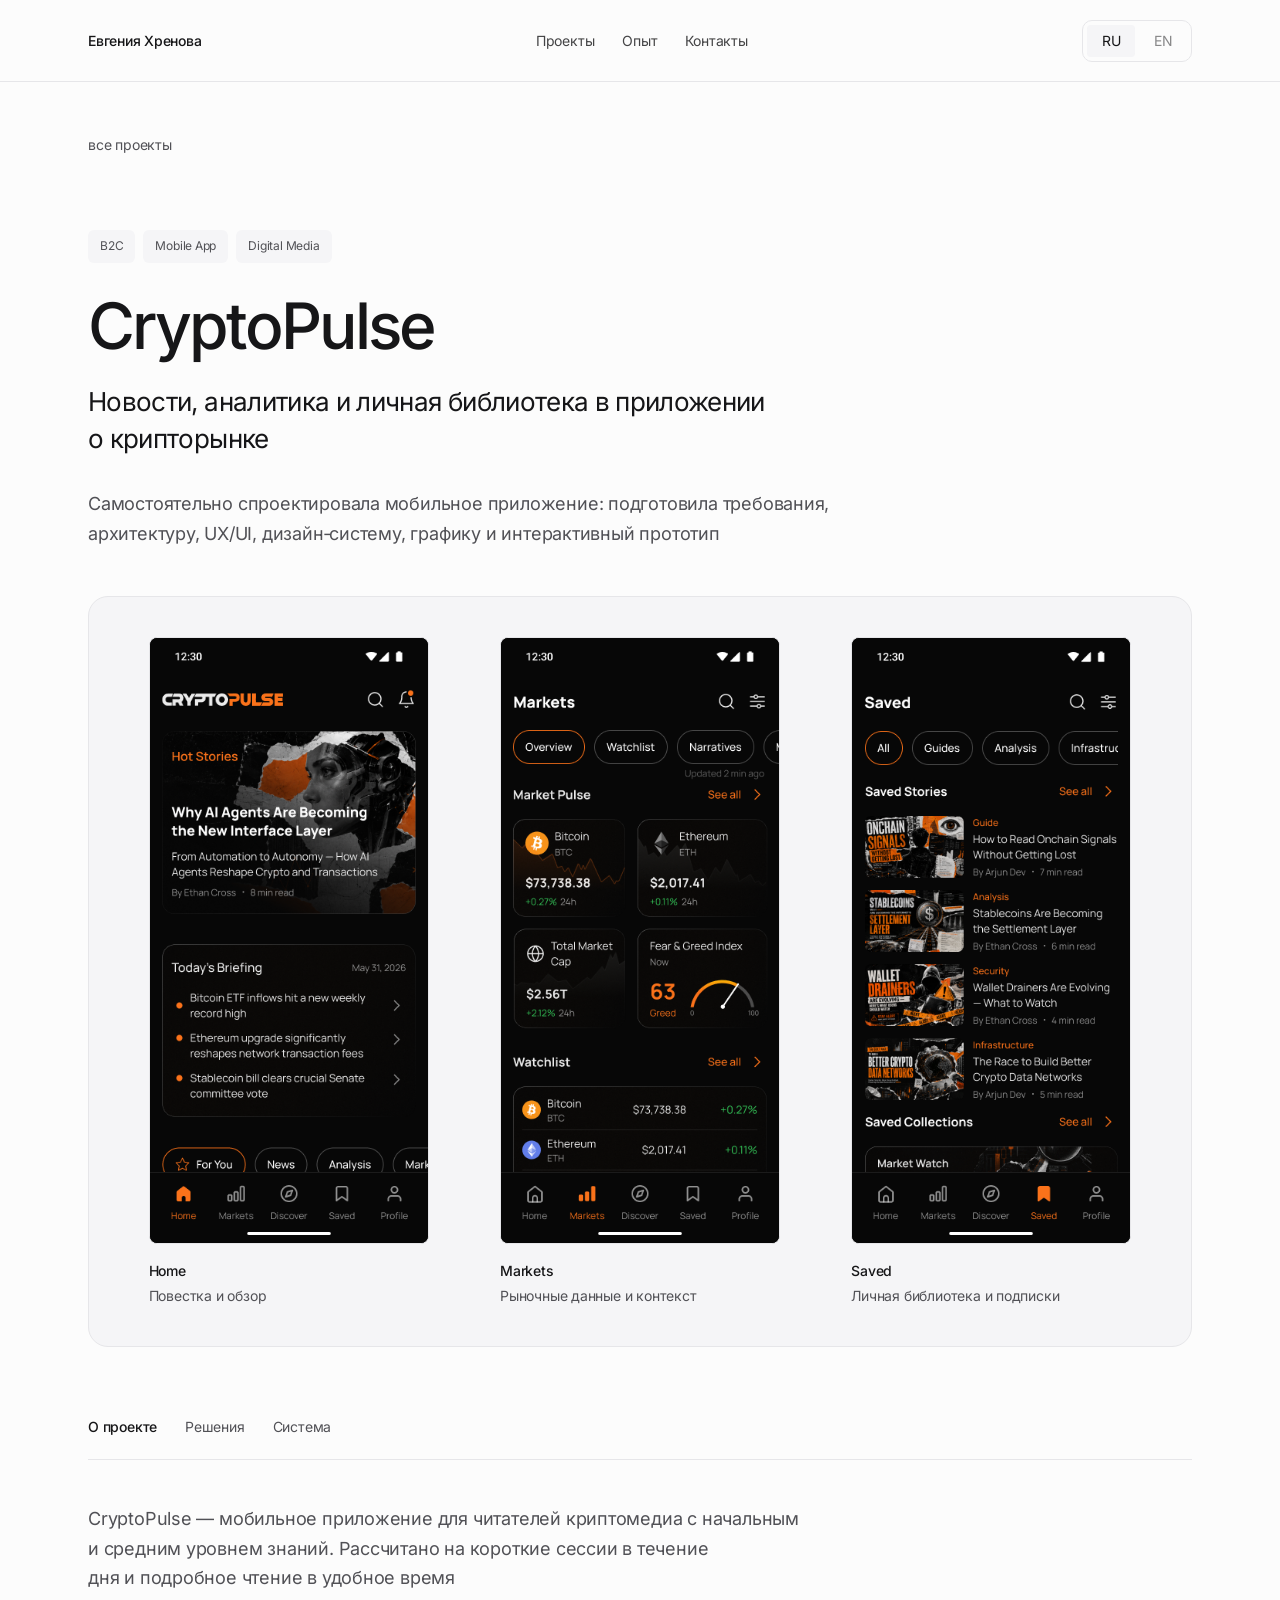
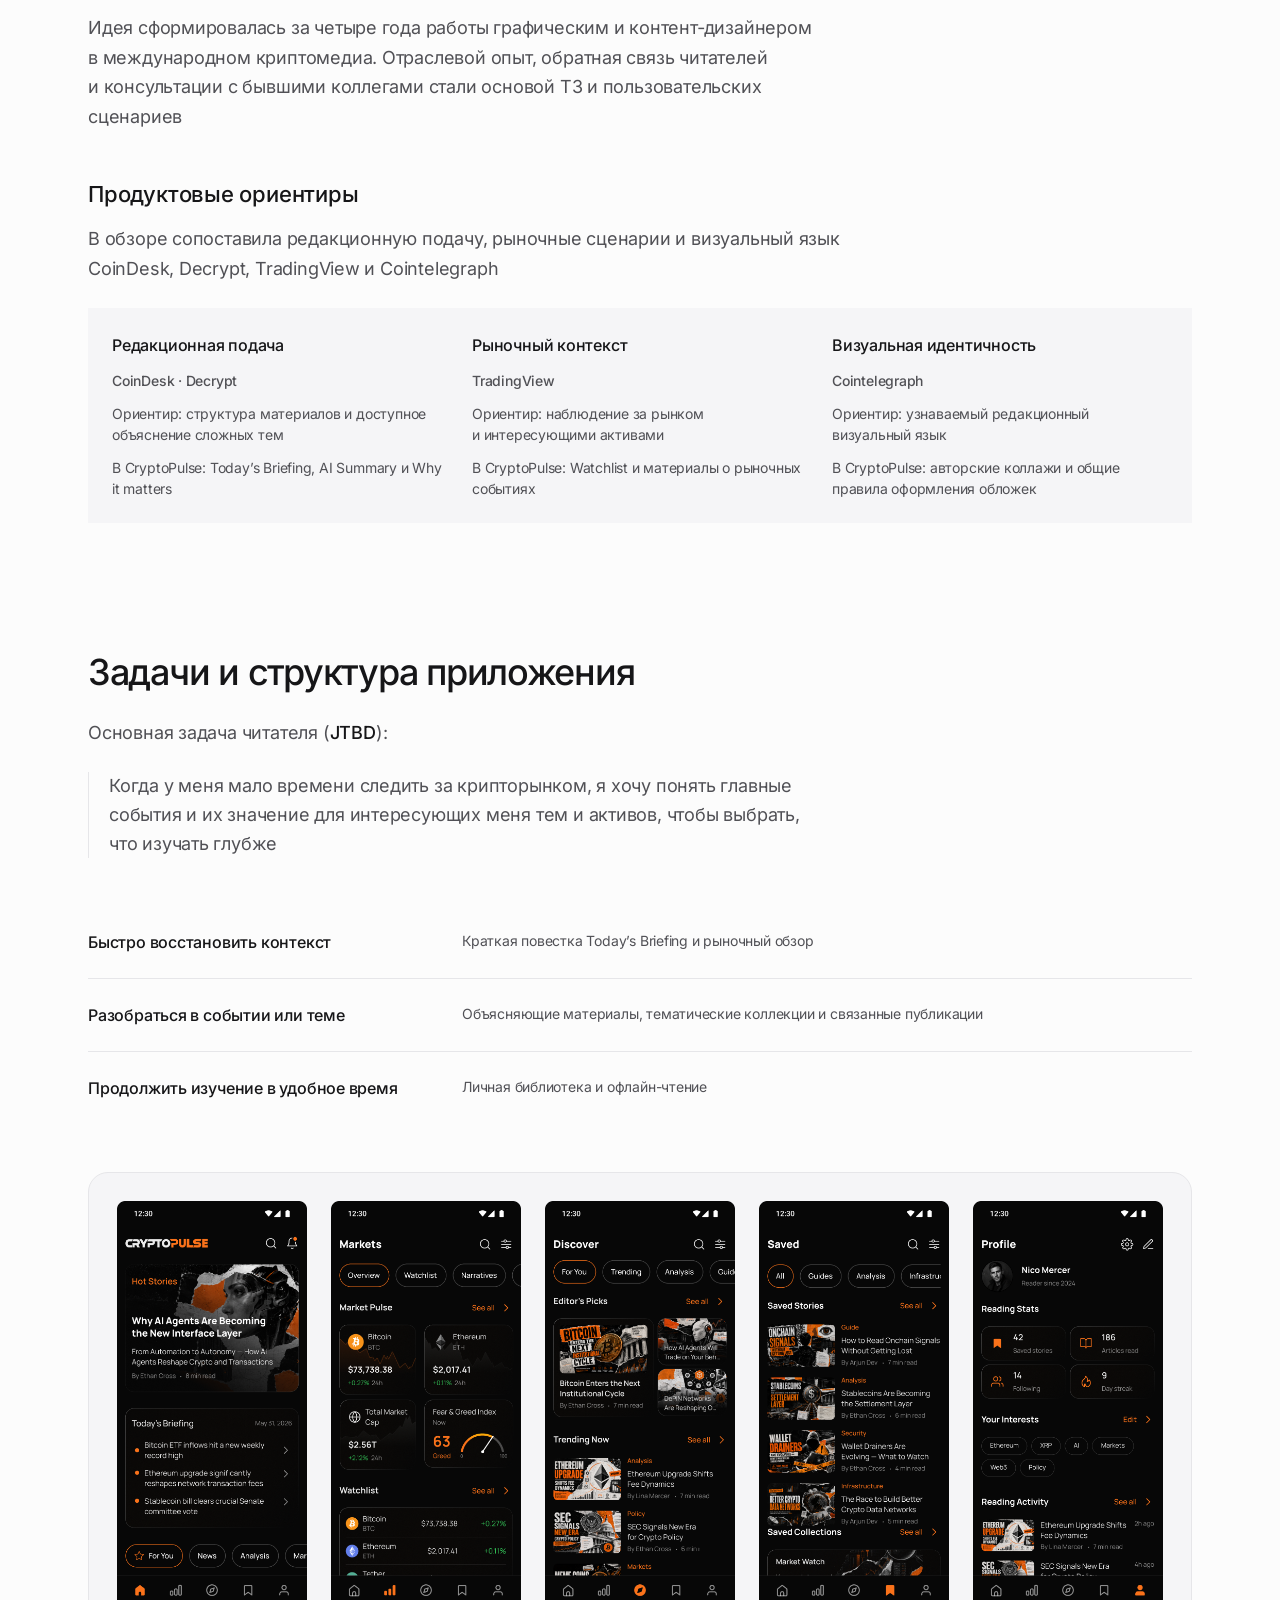
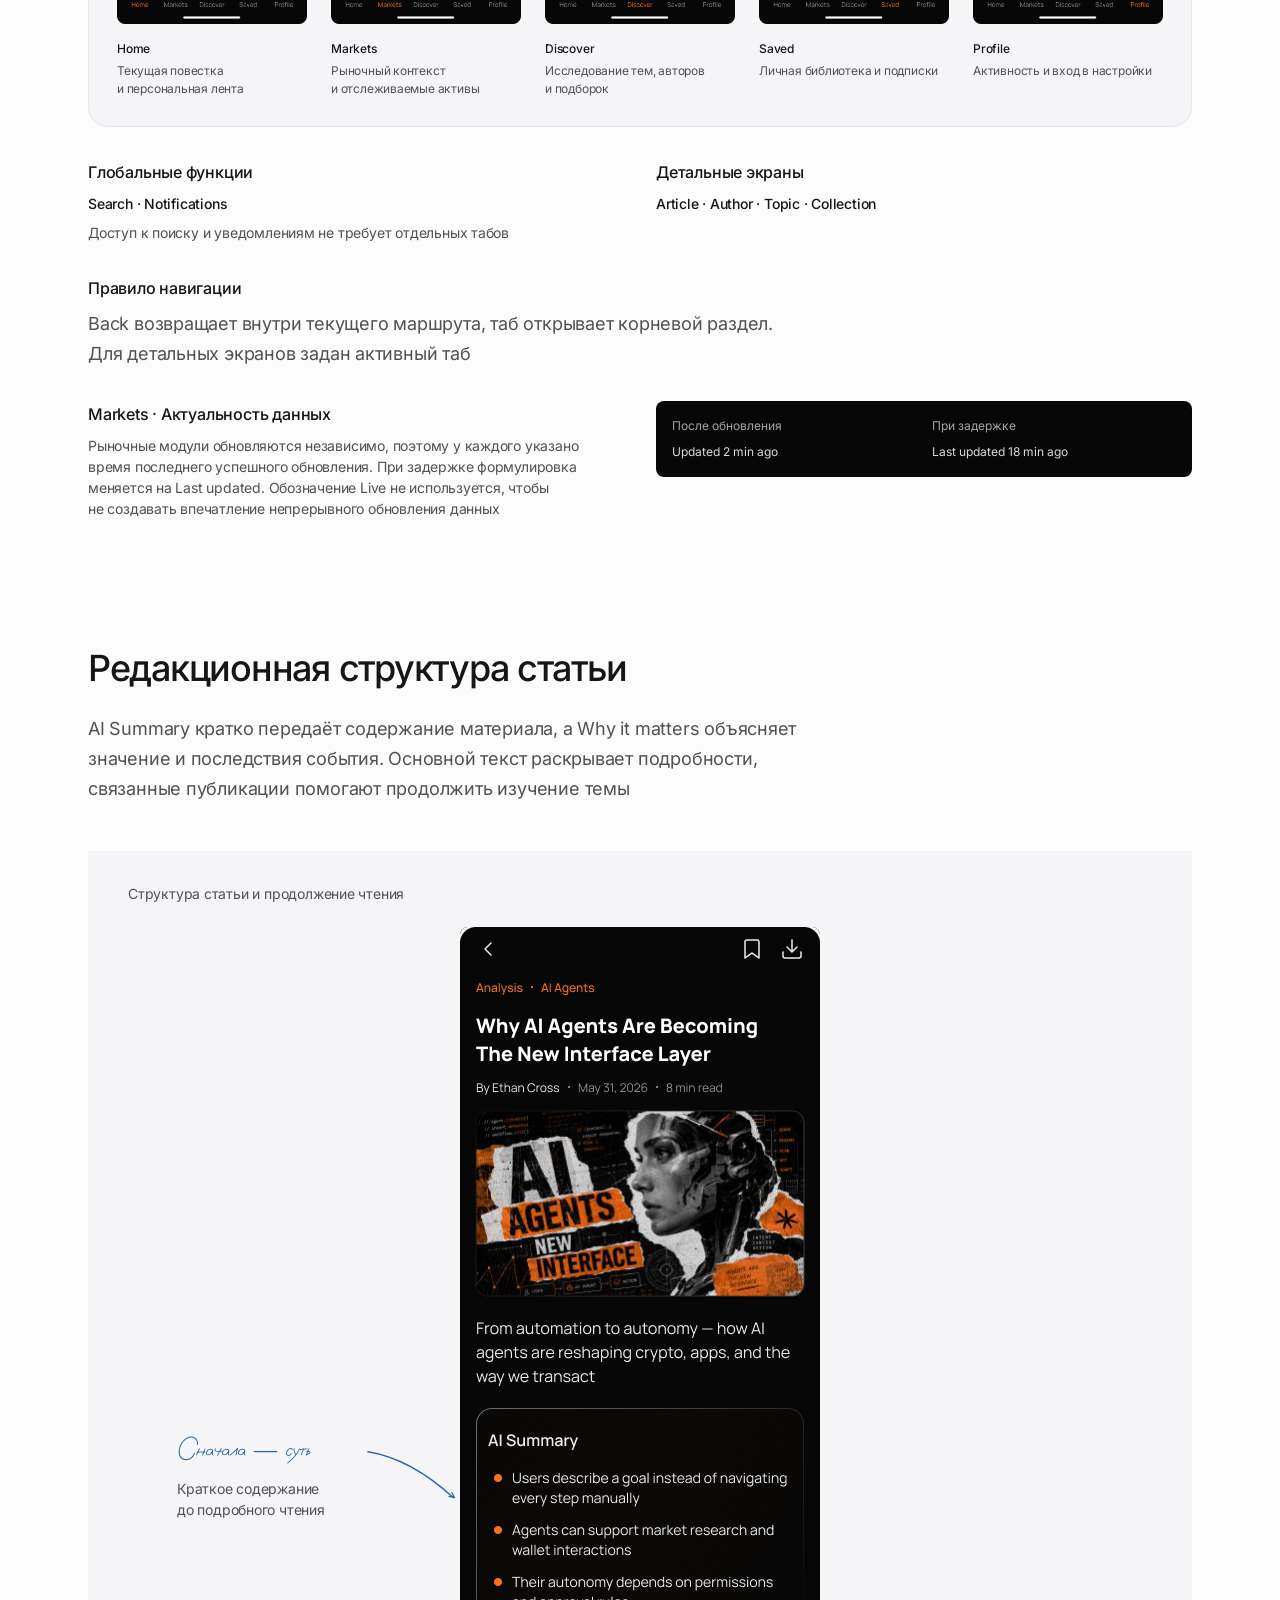
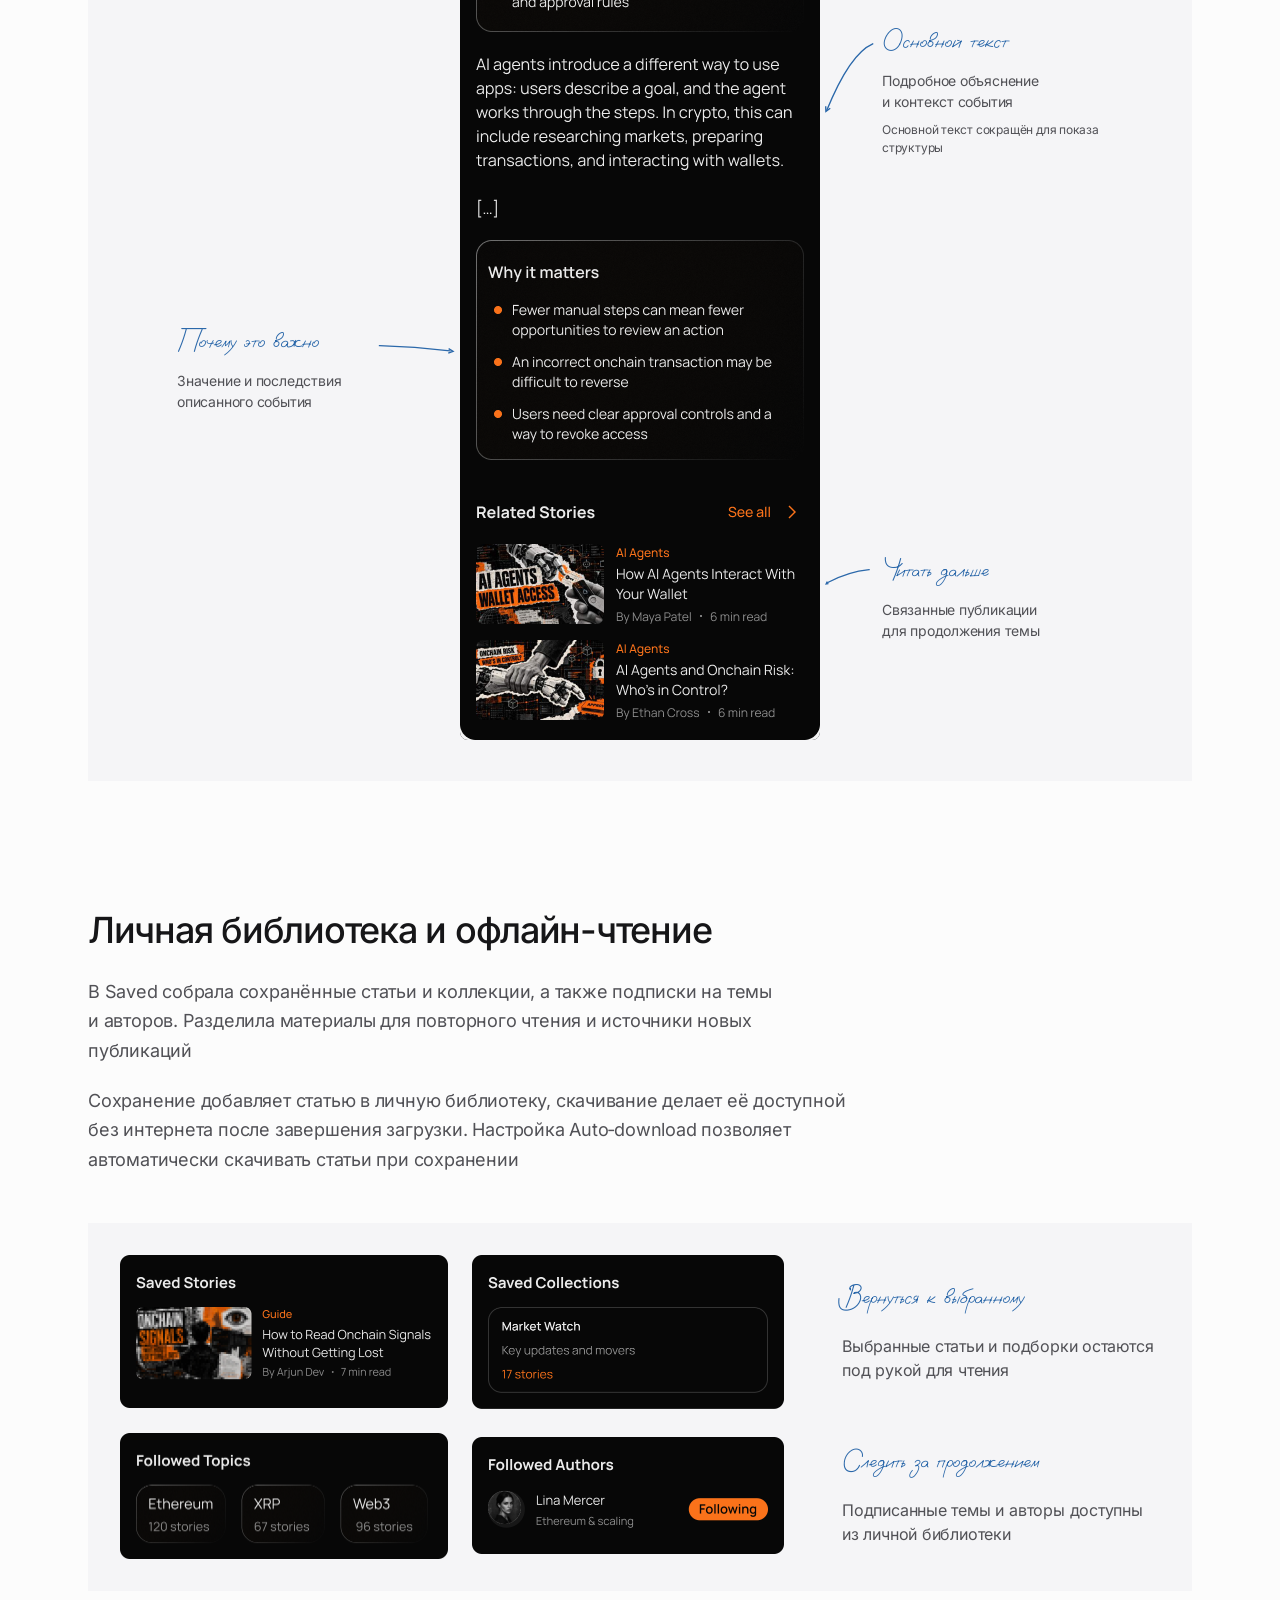
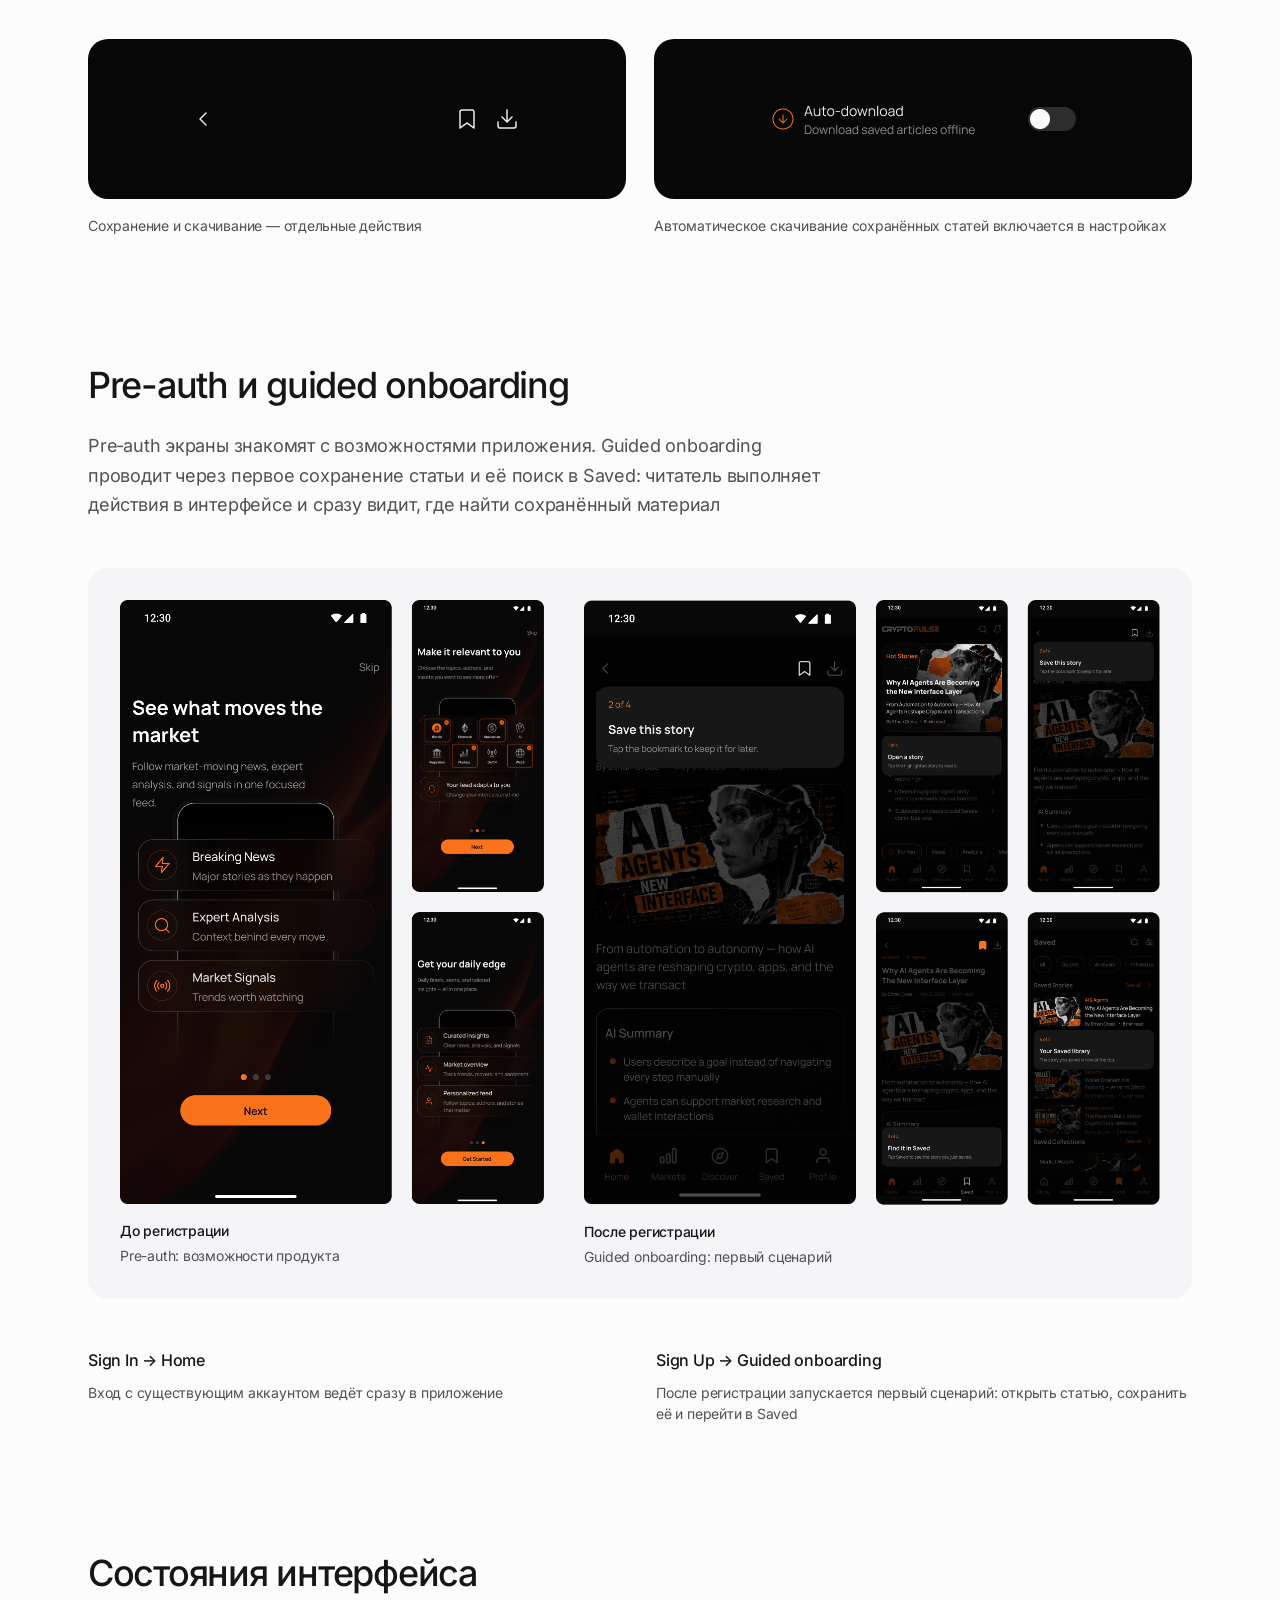
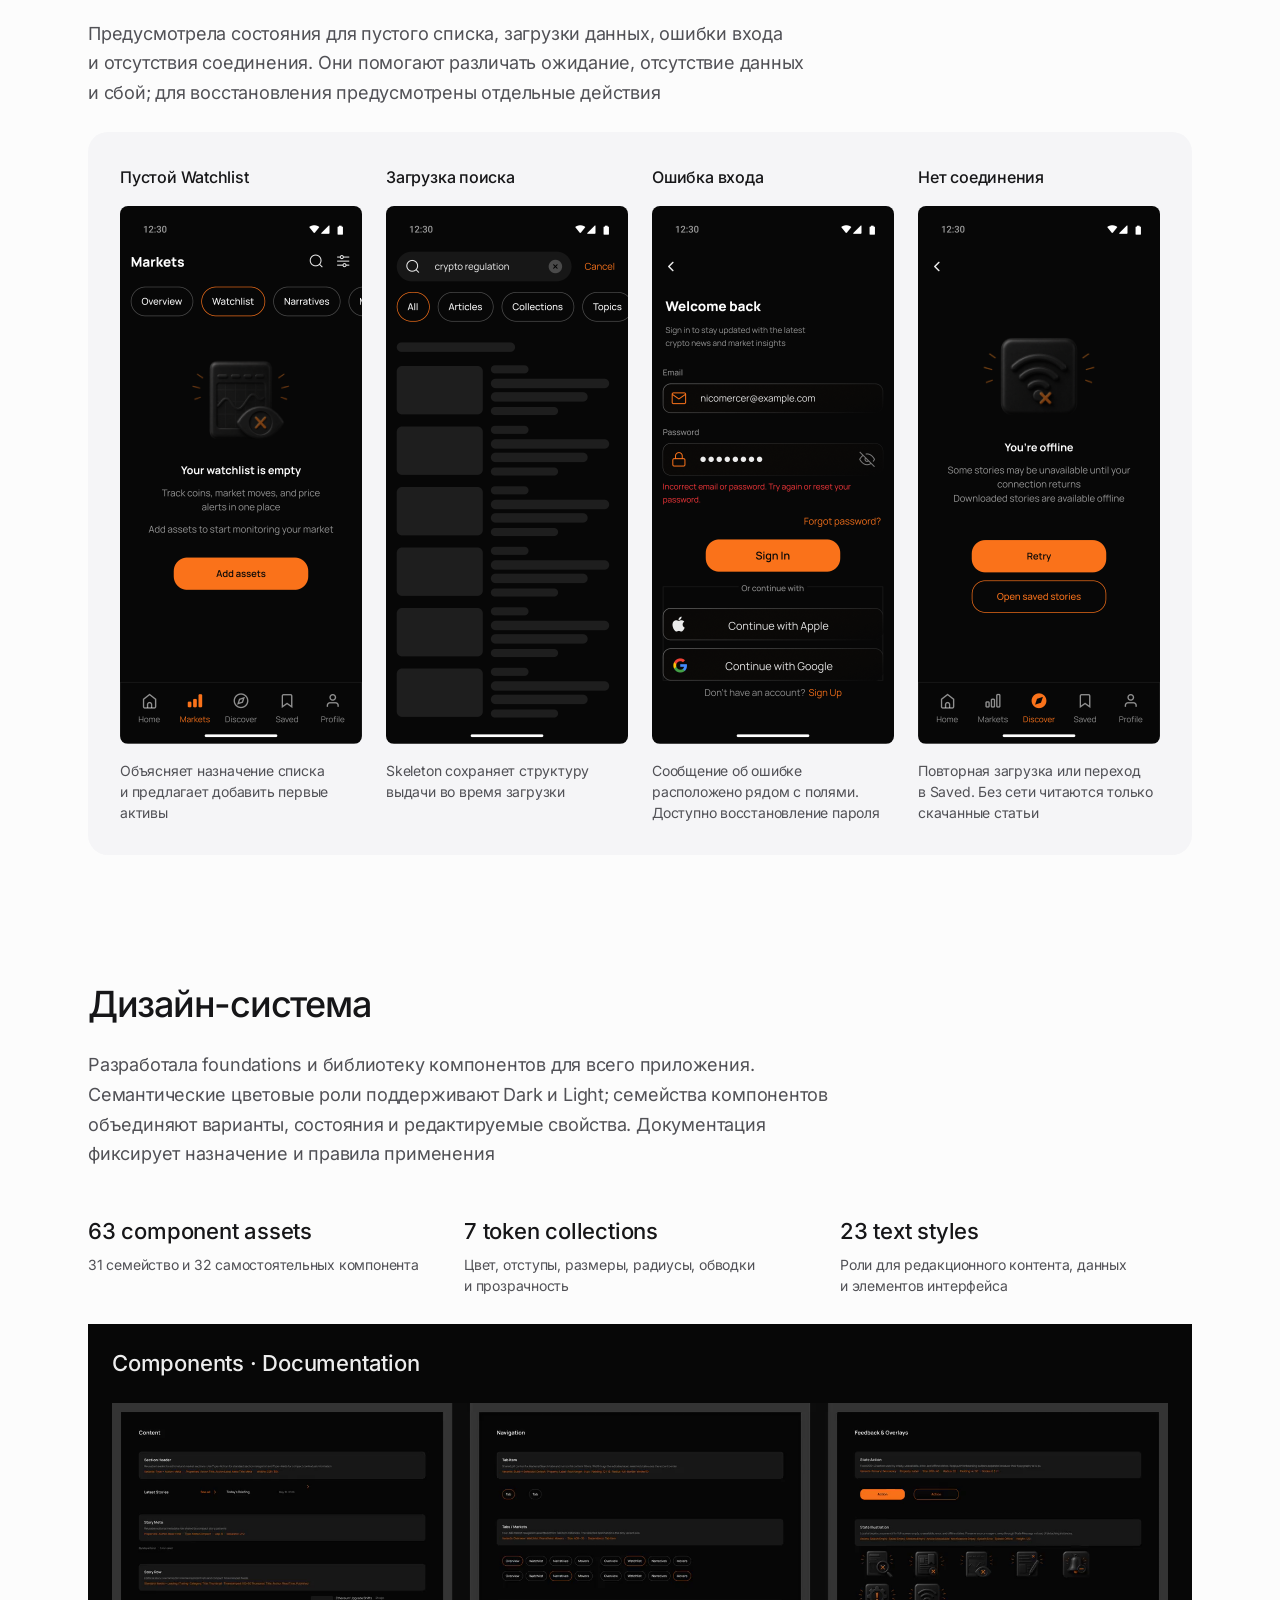
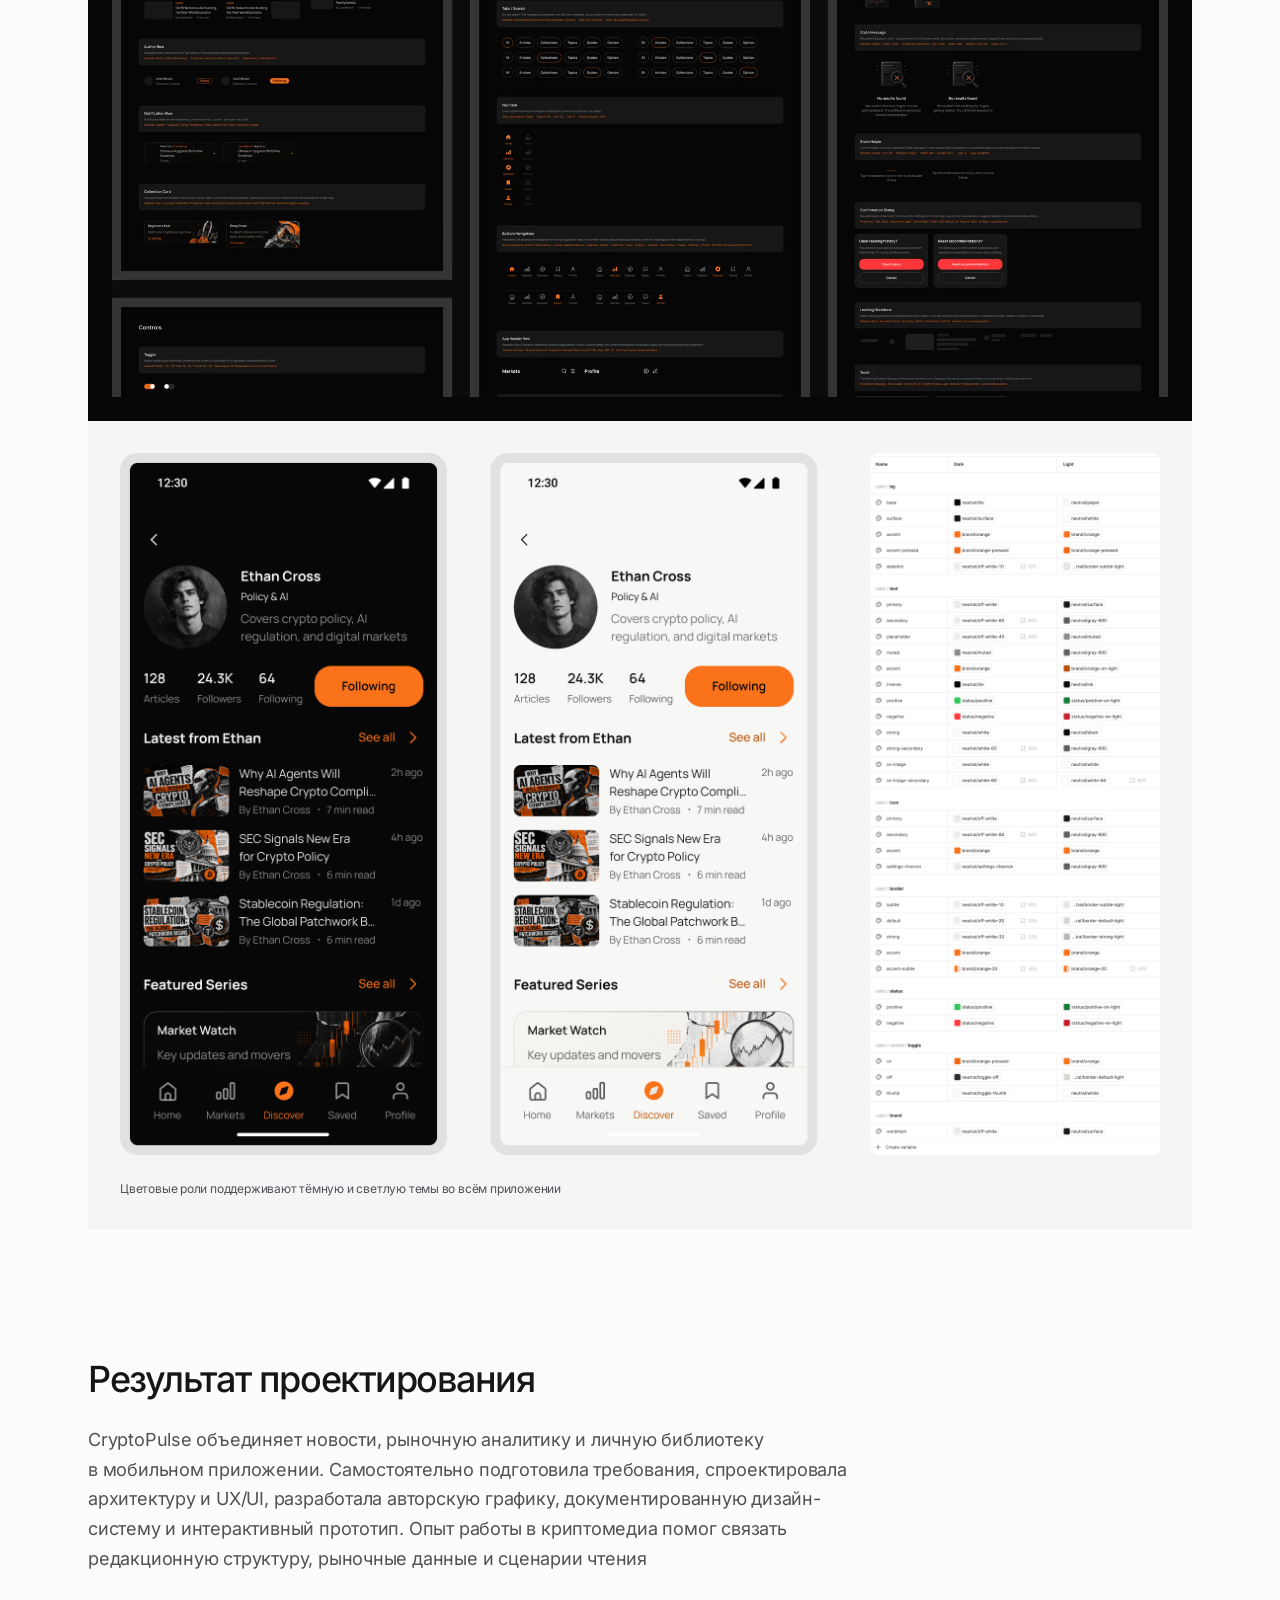
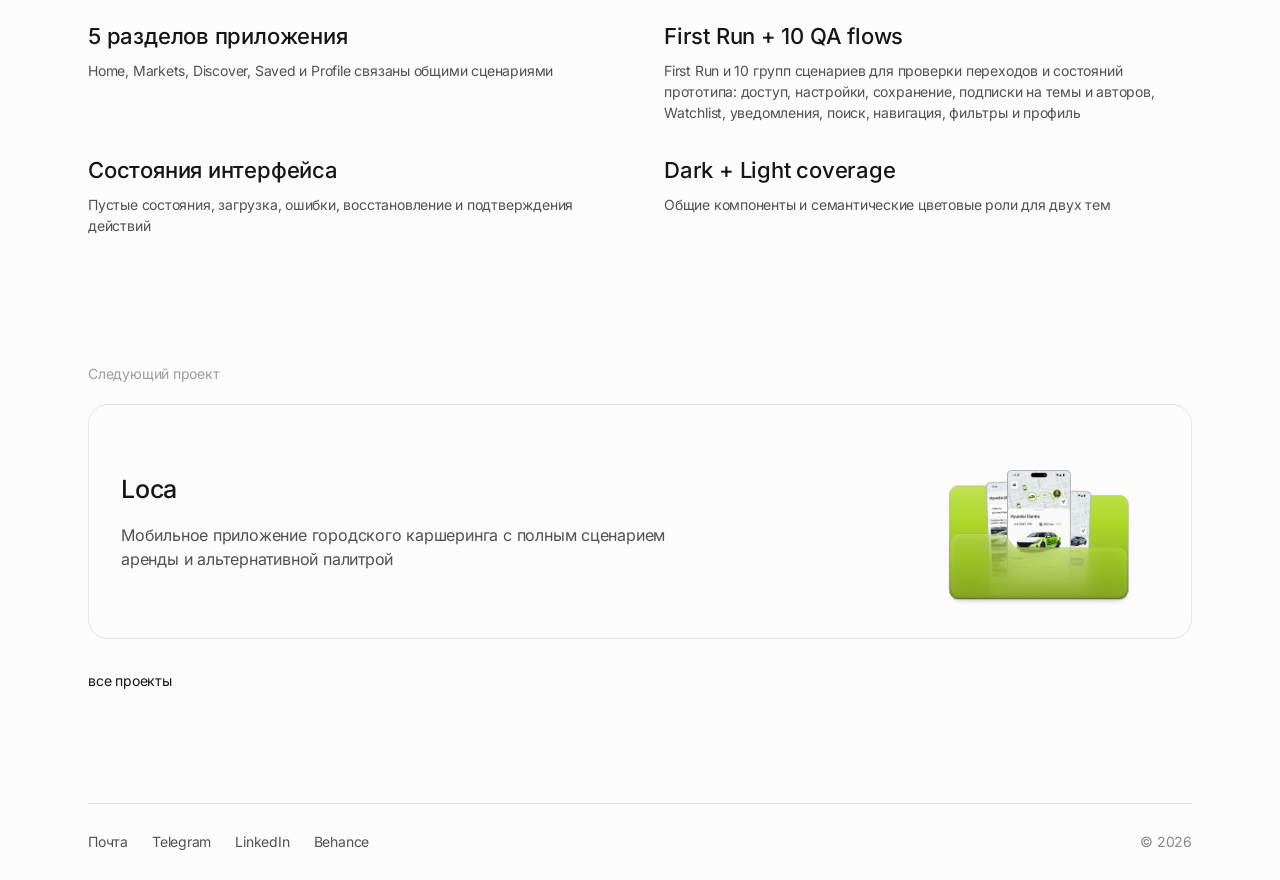
<file: cryptopulse/index.html>
<!doctype html><html lang="ru" data-project="CryptoPulse"><head><meta charset="utf-8"><meta name="viewport" content="width=device-width,initial-scale=1"><meta name="description" content="CryptoPulse: новости, аналитика, личная библиотека и оффлайн-чтение. Самостоятельное проектирование мобильного приложения — кейс Евгении Хреновой."><meta name="theme-color" content="#fcfcfc"><title>CryptoPulse — Евгения Хренова</title><link rel="stylesheet" href="/fonts.css"><link rel="stylesheet" href="/tokens.css"><link rel="stylesheet" href="/home.css?v=3"><link rel="stylesheet" href="/case.css"><link rel="stylesheet" href="/cryptopulse.css"><link rel="stylesheet" href="/hover-scroll.css"><link rel="stylesheet" href="/folder-covers.css"><link rel="stylesheet" href="/custom-cursor.css"><link rel="stylesheet" href="/menu-hover.css?v=2"><link rel="stylesheet" href="/case-images.css?v=1"><script>document.documentElement.classList.add("case-images-js")</script><script src="/case-images.js?v=1" defer onerror="document.documentElement.classList.remove('case-images-js')"></script><link rel="icon" href="/favicon.ico" sizes="16x16 32x32 48x48"><link rel="icon" type="image/svg+xml" href="/favicon.svg" sizes="any"></head><body class="case-page crypto-case"><a class="skip" href="#project">К содержанию кейса</a><header class="site-header"><div class="site-header-inner wrap"><a class="name" href="/"><span>Евгения Хренова</span></a><nav aria-label="Основная навигация"><a href="/#projects"><span class="menu-label">Проекты</span></a><a href="/#experience"><span class="menu-label">Опыт</span></a><a href="/#contacts"><span class="menu-label">Контакты</span></a></nav><div class="language-switch" role="group" aria-label="Язык / Language"><button type="button" data-lang="ru" aria-pressed="true">RU</button><button type="button" data-lang="en" aria-pressed="false">EN</button></div></div></header><main class="wrap"><div class="case-back"><a href="/#projects">все проекты</a></div><section class="case-intro"><div class="tags"><span data-copy="t6">B2C</span><span data-copy="t7">Mobile App</span><span data-copy="t8">Digital Media</span></div><h1>CryptoPulse</h1><p class="case-subtitle">Новости, аналитика и личная библиотека в приложении о крипторынке</p><div class="case-lead"><p>Самостоятельно спроектировала мобильное приложение: подготовила требования, архитектуру, UX/UI, дизайн‑систему, графику и интерактивный прототип</p></div><div class="mobile-gallery hero-gallery"><figure><button class="phone-shot phone-hover" data-hover-scroll type="button" data-image="/assets/cryptopulse/home-hover-full.png" data-title="Home" aria-label="Посмотреть экран Home целиком"><span class="phone-scroll-window" aria-hidden="true"><span class="phone-scroll-track"><img class="phone-scroll-content" src="/assets/cryptopulse/home-hover-content.png" width="345" height="1759" alt="" fetchpriority="high" loading="eager" decoding="async" data-case-preview="[data-uri]"></span></span><img class="phone-fixed-header" src="/assets/cryptopulse/home-hover-header.png" width="360" height="100" alt="" aria-hidden="true" fetchpriority="high" loading="eager" decoding="async" data-case-preview="[data-uri]"><span class="phone-fixed-bottom" aria-hidden="true"><img src="/assets/cryptopulse/home-hover-nav.png" width="360" height="92" alt="" loading="eager" decoding="async" data-case-preview="[data-uri]"><img class="phone-fixed-system" src="/assets/cryptopulse/home-hover-system.png" width="360" height="24" alt="" loading="eager" decoding="async" data-case-preview="[data-uri]"></span></button><figcaption><span>Home</span><span>Повестка и обзор</span></figcaption></figure><figure><button class="phone-shot phone-hover" data-hover-scroll style="--preview-head:13.58974359%;--preview-track:360/1378;--preview-content-top:.90711176%;--preview-content-left:4.44444444%;--preview-content-width:95.55555556%" type="button" data-image="/assets/cryptopulse/markets.png" data-title="Markets" aria-label="Посмотреть экран Markets целиком"><span class="phone-scroll-window" aria-hidden="true"><span class="phone-scroll-track"><img class="phone-scroll-content" src="/assets/cryptopulse/markets-hover-content.png" width="344" height="1350" alt="" fetchpriority="high" loading="lazy" decoding="async" data-case-preview="[data-uri]"></span></span><img class="phone-fixed-header" src="/assets/cryptopulse/markets-hover-header.png" width="360" height="106" alt="" aria-hidden="true" fetchpriority="high" loading="lazy" decoding="async" data-case-preview="[data-uri]"><span class="phone-fixed-bottom" aria-hidden="true"><img src="/assets/cryptopulse/markets-hover-nav.png" width="360" height="92" alt="" loading="lazy" decoding="async" data-case-preview="[data-uri]"><img class="phone-fixed-system" src="/assets/cryptopulse/markets-hover-system.png" width="360" height="24" alt="" loading="lazy" decoding="async" data-case-preview="[data-uri]"></span></button><figcaption><span>Markets</span><span>Рыночные данные и контекст</span></figcaption></figure><figure><button class="phone-shot phone-hover" data-hover-scroll style="--preview-head:13.33333333%;--preview-track:360/1134;--preview-content-top:7.23104056%;--preview-content-left:4.44444444%;--preview-content-width:95.55555556%" type="button" data-image="/assets/cryptopulse/saved.png" data-title="Saved" aria-label="Посмотреть экран Saved целиком"><span class="phone-scroll-window" aria-hidden="true"><span class="phone-scroll-track"><img class="phone-scroll-filters" src="/assets/cryptopulse/saved-hover-filters.png" width="328" height="44" alt="" fetchpriority="high" loading="lazy" decoding="async" data-case-preview="[data-uri]"><img class="phone-scroll-content" src="/assets/cryptopulse/saved-hover-content.png" width="344" height="1044" alt="" fetchpriority="high" loading="lazy" decoding="async" data-case-preview="[data-uri]"></span></span><img class="phone-fixed-header" src="/assets/cryptopulse/saved-hover-header.png" width="360" height="104" alt="" aria-hidden="true" fetchpriority="high" loading="lazy" decoding="async" data-case-preview="[data-uri]"><span class="phone-fixed-bottom" aria-hidden="true"><img src="/assets/cryptopulse/saved-hover-nav.png" width="360" height="92" alt="" loading="lazy" decoding="async" data-case-preview="[data-uri]"><img class="phone-fixed-system" src="/assets/cryptopulse/saved-hover-system.png" width="360" height="24" alt="" loading="lazy" decoding="async" data-case-preview="[data-uri]"></span></button><figcaption><span>Saved</span><span>Личная библиотека и подписки</span></figcaption></figure></div></section><nav class="case-nav" aria-label="Разделы кейса"><a href="#project"><span class="menu-label">О проекте</span></a><a href="#solutions"><span class="menu-label">Решения</span></a><a href="#system"><span class="menu-label">Система</span></a></nav><section id="project" class="case-context"><div class="chapter-copy"><p data-figma-text="131:4311">CryptoPulse — мобильное приложение для читателей криптомедиа с начальным и средним уровнем знаний. Рассчитано на короткие сессии в течение дня и подробное чтение в удобное время</p><p data-figma-text="131:4313">Идея сформировалась за четыре года работы графическим и контент‑дизайнером в международном криптомедиа. Отраслевой опыт, обратная связь читателей и консультации с бывшими коллегами стали основой ТЗ и пользовательских сценариев</p></div><div class="benchmark-section"><div class="chapter-copy"><h2 data-figma-text="171:5523">Продуктовые ориентиры</h2><p data-figma-text="171:5524">В обзоре сопоставила редакционную подачу, рыночные сценарии и визуальный язык CoinDesk, Decrypt, TradingView и Cointelegraph</p></div><div class="benchmark-grid"><div><h3 data-figma-text="171:5527">Редакционная подача</h3><p data-figma-text="171:5528" class="reference-name">CoinDesk · Decrypt</p><p data-figma-text="171:5529">Ориентир: структура материалов и доступное объяснение сложных тем</p><p data-figma-text="171:5530">В CryptoPulse: Today’s Briefing, AI Summary и Why it matters</p></div><div><h3 data-figma-text="171:5532">Рыночный контекст</h3><p data-figma-text="171:5533" class="reference-name">TradingView</p><p data-figma-text="171:5534">Ориентир: наблюдение за рынком и интересующими активами</p><p data-figma-text="171:5535">В CryptoPulse: Watchlist и материалы о рыночных событиях</p></div><div><h3 data-figma-text="171:5537">Визуальная идентичность</h3><p data-figma-text="171:5538" class="reference-name">Cointelegraph</p><p data-figma-text="171:5539">Ориентир: узнаваемый редакционный визуальный язык</p><p data-figma-text="171:5540">В CryptoPulse: авторские коллажи и общие правила оформления обложек</p></div></div></div></section><section id="solutions" class="chapter"><div class="chapter-copy"><h2 data-figma-text="131:4319">Задачи и структура приложения</h2><p data-figma-text="131:4321">Основная задача читателя (<strong>JTBD</strong>):</p></div><blockquote class="chapter-copy" data-figma-text="131:4324">Когда у меня мало времени следить за крипторынком, я хочу понять главные события и их значение для интересующих меня тем и активов, чтобы выбрать, что изучать глубже</blockquote><dl class="job-solutions"><div><dt data-figma-text="131:4328">Быстро восстановить контекст</dt><dd data-figma-text="131:4330">Краткая повестка Today’s Briefing и рыночный обзор</dd></div><div><dt data-figma-text="131:4333">Разобраться в событии или теме</dt><dd data-figma-text="131:4335">Объясняющие материалы, тематические коллекции и связанные публикации</dd></div><div><dt data-figma-text="131:4338">Продолжить изучение в удобное время</dt><dd data-figma-text="131:4340">Личная библиотека и офлайн-чтение</dd></div></dl><div class="mobile-gallery architecture-gallery"><figure><button type="button" class="illustration-zoom " data-image="/assets/cryptopulse/architecture-home.png" data-title="Home" aria-label="Home"><img src="/assets/cryptopulse/architecture-home.png" width="369" height="820" alt="Home" loading="lazy" decoding="async" data-case-preview="[data-uri]"></button><figcaption><span data-figma-text="131:4348">Home</span><span data-figma-text="131:4350">Текущая повестка и персональная лента</span></figcaption></figure><figure><button type="button" class="illustration-zoom " data-image="/assets/cryptopulse/architecture-markets.png" data-title="Markets" aria-label="Markets"><img src="/assets/cryptopulse/architecture-markets.png" width="369" height="820" alt="Markets" loading="lazy" decoding="async" data-case-preview="[data-uri]"></button><figcaption><span data-figma-text="131:4356">Markets</span><span data-figma-text="131:4358">Рыночный контекст и отслеживаемые активы</span></figcaption></figure><figure><button type="button" class="illustration-zoom " data-image="/assets/cryptopulse/architecture-discover.png" data-title="Discover" aria-label="Discover"><img src="/assets/cryptopulse/architecture-discover.png" width="369" height="820" alt="Discover" loading="lazy" decoding="async" data-case-preview="[data-uri]"></button><figcaption><span data-figma-text="131:4364">Discover</span><span data-figma-text="131:4366">Исследование тем, авторов и подборок</span></figcaption></figure><figure><button type="button" class="illustration-zoom " data-image="/assets/cryptopulse/architecture-saved.png" data-title="Saved" aria-label="Saved"><img src="/assets/cryptopulse/architecture-saved.png" width="369" height="820" alt="Saved" loading="lazy" decoding="async" data-case-preview="[data-uri]"></button><figcaption><span data-figma-text="131:4372">Saved</span><span data-figma-text="131:4374">Личная библиотека и подписки</span></figcaption></figure><figure><button type="button" class="illustration-zoom " data-image="/assets/cryptopulse/architecture-profile.png" data-title="Profile" aria-label="Profile"><img src="/assets/cryptopulse/architecture-profile.png" width="369" height="820" alt="Profile" loading="lazy" decoding="async" data-case-preview="[data-uri]"></button><figcaption><span data-figma-text="131:4380">Profile</span><span data-figma-text="131:4382">Активность и вход в настройки</span></figcaption></figure></div><div class="note-pair architecture-notes"><div class="note"><h3 data-figma-text="171:5543">Глобальные функции</h3><p data-figma-text="171:5544" class="reference-name">Search · Notifications</p><p data-figma-text="171:5545">Доступ к поиску и уведомлениям не требует отдельных табов</p></div><div class="note"><h3 data-figma-text="171:5547">Детальные экраны</h3><p data-figma-text="171:5548" class="reference-name">Article · Author · Topic · Collection</p></div></div><div class="navigation-rule chapter-copy"><h3 data-figma-text="151:5531">Правило навигации</h3><p data-figma-text="151:5532">Back возвращает внутри текущего маршрута, таб открывает корневой раздел. Для детальных экранов задан активный таб</p></div><div class="note-pair freshness"><div class="note"><h3 data-figma-text="151:5534">Markets · Актуальность данных</h3><p data-figma-text="151:5535">Рыночные модули обновляются независимо, поэтому у каждого указано время последнего успешного обновления. При задержке формулировка меняется на Last updated. Обозначение Live не используется, чтобы не создавать впечатление непрерывного обновления данных</p></div><div class="freshness-sample"><div><p data-figma-text="161:5525">После обновления</p><p data-figma-text="161:5526" class="sample-value">Updated 2 min ago</p></div><div><p data-figma-text="161:5528">При задержке</p><p data-figma-text="161:5529" class="sample-value">Last updated 18 min ago</p></div></div></div></section><section id="content" class="chapter"><div class="chapter-copy"><h2 data-figma-text="131:4388">Редакционная структура статьи</h2><p data-figma-text="131:4390">AI Summary кратко передаёт содержание материала, а Why it matters объясняет значение и последствия события. Основной текст раскрывает подробности, связанные публикации помогают продолжить изучение темы</p></div><div class="chapter-media"><div class="article-mobile article-annotated"><p class="article-figure-label">Структура статьи и продолжение чтения</p><div class="article-crop"><img src="/assets/cryptopulse/article-editorial.png" width="1104" height="1530" alt="Редакционная структура статьи" loading="lazy" decoding="async" data-case-preview="[data-uri]"></div><div class="article-notes"><div class="note annotation-summary"><h3 data-figma-text="131:4446">Сначала — суть</h3><p data-figma-text="131:4447">Краткое содержание
до подробного чтения</p></div><div class="note annotation-body"><h3 data-figma-text="131:4451">Основной текст</h3><p data-figma-text="131:4452">Подробное объяснение
и контекст события</p></div><div class="note annotation-significance"><h3 data-figma-text="131:4456">Почему это важно</h3><p data-figma-text="131:4457">Значение и последствия
описанного события</p></div><div class="note annotation-related"><h3 data-figma-text="131:4461">Читать дальше</h3><p data-figma-text="131:4462">Связанные публикации
для продолжения темы</p></div><span class="article-arrow arrow-summary mirror" aria-hidden="true"><img src="/assets/cryptopulse/article-arrow-summary-0.svg" width="88" height="48" style="left:0.0000000%;top:0.0000000%;width:98.7716723%;height:98.4903095%" alt="" loading="lazy"><img src="/assets/cryptopulse/article-arrow-summary-1.svg" width="8" height="8" style="left:91.1776716%;top:85.1993517%;width:8.8223284%;height:14.8006483%" alt="" loading="lazy"></span><span class="article-arrow arrow-body" aria-hidden="true"><img src="/assets/cryptopulse/article-arrow-body-0.svg" width="49" height="70" style="left:1.3946641%;top:0.0000000%;width:98.6053359%;height:98.4150504%" alt="" loading="lazy"><img src="/assets/cryptopulse/article-arrow-body-1.svg" width="6" height="7" style="left:0.0000000%;top:90.0810824%;width:11.5313451%;height:9.9189176%" alt="" loading="lazy"></span><span class="article-arrow arrow-significance mirror" aria-hidden="true"><img src="/assets/cryptopulse/article-arrow-significance-0.svg" width="79" height="8" style="left:0.0000000%;top:0.0000000%;width:98.9145300%;height:79.5835850%" alt="" loading="lazy"><img src="/assets/cryptopulse/article-arrow-significance-1.svg" width="7" height="6" style="left:91.6427436%;top:36.8892273%;width:8.3572564%;height:63.1107727%" alt="" loading="lazy"></span><span class="article-arrow arrow-related" aria-hidden="true"><img src="/assets/cryptopulse/article-arrow-related-0.svg" width="46" height="16" style="left:2.6937648%;top:0.0000000%;width:97.3062352%;height:96.1189163%" alt="" loading="lazy"><img src="/assets/cryptopulse/article-arrow-related-1.svg" width="5" height="4" style="left:0.0000000%;top:75.2826624%;width:9.5317831%;height:24.7173376%" alt="" loading="lazy"></span></div><p data-figma-text="211:6183" class="image-explanation">Основной текст сокращён
для показа структуры</p></div></div></section><section id="library" class="chapter"><div class="chapter-copy"><h2 data-figma-text="131:4471">Личная библиотека и офлайн-чтение</h2><p data-figma-text="131:4473">В Saved собрала сохранённые статьи и коллекции, а также подписки на темы и авторов. Разделила материалы для повторного чтения и источники новых публикаций</p><p data-figma-text="131:4475">Сохранение добавляет статью в личную библиотеку, скачивание делает её доступной без интернета после завершения загрузки. Настройка Auto‑download позволяет автоматически скачивать статьи при сохранении</p></div><div class="chapter-media"><div class="library-mobile library-annotated"><div class="library-group"><div class="library-card-stack"><div class="library-card-strip"><img src="/assets/cryptopulse/library-saved-stories.png" width="656" height="306" alt="Saved Stories" loading="lazy" decoding="async" data-case-preview="[data-uri]"></div><div class="library-card-strip"><img src="/assets/cryptopulse/library-saved-collections.png" width="624" height="307" alt="Saved Collections" loading="lazy" decoding="async" data-case-preview="[data-uri]"></div></div><div class="note"><h3 data-figma-text="131:5130">Вернуться к выбранному</h3><p data-figma-text="131:5131">Выбранные статьи и подборки
остаются под рукой для чтения</p></div></div><div class="library-group"><div class="library-card-stack"><div class="library-card-strip"><img src="/assets/cryptopulse/library-followed-topics.png" width="656" height="253" alt="Followed Topics" loading="lazy" decoding="async" data-case-preview="[data-uri]"></div><div class="library-card-strip"><img src="/assets/cryptopulse/library-followed-authors.png" width="624" height="234" alt="Followed Authors" loading="lazy" decoding="async" data-case-preview="[data-uri]"></div></div><div class="note"><h3 data-figma-text="131:5140">Следить за продолжением</h3><p data-figma-text="131:5141">Подписанные темы и авторы
доступны из личной библиотеки</p></div></div></div></div><div class="decision-pair"><figure><div class="fragment-surface product-dark"><img src="/assets/cryptopulse/article-actions.png" width="348" height="44" alt="Сохранение и скачивание" loading="lazy" decoding="async" data-case-preview="[data-uri]"></div><figcaption data-figma-text="131:4527">Сохранение и скачивание — отдельные действия</figcaption></figure><figure><div class="fragment-surface product-dark"><img src="/assets/cryptopulse/auto-download.png" width="305" height="60" alt="Auto-download" loading="lazy" decoding="async" data-case-preview="[data-uri]"></div><figcaption data-figma-text="131:4532">Автоматическое скачивание сохранённых статей включается в настройках</figcaption></figure></div></section><section id="first-run" class="chapter"><div class="chapter-copy"><h2 data-figma-text="131:4538">Pre-auth и guided onboarding</h2><p data-figma-text="131:4540">Pre‑auth экраны знакомят с возможностями приложения. Guided onboarding проводит через первое сохранение статьи и её поиск в Saved: читатель выполняет действия в интерфейсе и сразу видит, где найти сохранённый материал</p></div><div class="onboarding-gallery"><figure><button type="button" class="illustration-zoom " data-wide-image data-image="/assets/cryptopulse/preauth-overview.png" data-title="До регистрации" aria-label="До регистрации"><img src="/assets/cryptopulse/preauth-overview.png" width="843" height="1200" alt="До регистрации" loading="lazy" decoding="async" data-case-preview="[data-uri]"></button><figcaption><span data-figma-text="131:4548">До регистрации</span><span data-figma-text="131:4550">Pre-auth: возможности продукта</span></figcaption></figure><figure><button type="button" class="illustration-zoom " data-wide-image data-image="/assets/cryptopulse/guided-overview.png" data-title="После регистрации" aria-label="После регистрации"><img src="/assets/cryptopulse/guided-overview.png" width="1144" height="1203" alt="После регистрации" loading="lazy" decoding="async" data-case-preview="[data-uri]"></button><figcaption><span data-figma-text="138:7319">После регистрации</span><span data-figma-text="138:7321">Guided onboarding: первый сценарий</span></figcaption></figure></div><div class="note-pair entry-rules"><div class="note"><h3 data-figma-text="151:5524">Sign In → Home</h3><p data-figma-text="151:5525">Вход с существующим аккаунтом ведёт сразу в приложение</p></div><div class="note"><h3 data-figma-text="151:5527">Sign Up → Guided onboarding</h3><p data-figma-text="151:5528">После регистрации запускается первый сценарий: открыть статью, сохранить её и перейти в Saved</p></div></div></section><section id="states" class="chapter"><div class="chapter-copy"><h2 data-figma-text="151:5564">Состояния интерфейса</h2><p data-figma-text="151:5565">Предусмотрела состояния для пустого списка, загрузки данных, ошибки входа и отсутствия соединения. Они помогают различать ожидание, отсутствие данных и сбой; для восстановления предусмотрены отдельные действия</p></div><div class="states-gallery"><figure><h3 data-figma-text="151:5568">Пустой Watchlist</h3><button type="button" class="illustration-zoom " data-image="/assets/cryptopulse/state-watchlist.png" data-title="Пустой Watchlist" aria-label="Пустой Watchlist"><img src="/assets/cryptopulse/state-watchlist.png" width="484" height="1076" alt="Пустой Watchlist" loading="lazy" decoding="async" data-case-preview="[data-uri]"></button><figcaption data-figma-text="151:5570">Объясняет назначение списка и предлагает добавить первые активы</figcaption></figure><figure><h3 data-figma-text="151:5572">Загрузка поиска</h3><button type="button" class="illustration-zoom " data-image="/assets/cryptopulse/state-loading.png" data-title="Загрузка поиска" aria-label="Загрузка поиска"><img src="/assets/cryptopulse/state-loading.png" width="484" height="1076" alt="Загрузка поиска" loading="lazy" decoding="async" data-case-preview="[data-uri]"></button><figcaption data-figma-text="151:5574">Skeleton сохраняет структуру выдачи во время загрузки</figcaption></figure><figure><h3 data-figma-text="151:5576">Ошибка входа</h3><button type="button" class="illustration-zoom " data-image="/assets/cryptopulse/state-signin.png" data-title="Ошибка входа" aria-label="Ошибка входа"><img src="/assets/cryptopulse/state-signin.png" width="484" height="1076" alt="Ошибка входа" loading="lazy" decoding="async" data-case-preview="[data-uri]"></button><figcaption data-figma-text="151:5578">Сообщение об ошибке расположено рядом с полями. Доступно восстановление пароля</figcaption></figure><figure><h3 data-figma-text="151:5580">Нет соединения</h3><button type="button" class="illustration-zoom " data-image="/assets/cryptopulse/state-offline.png" data-title="Нет соединения" aria-label="Нет соединения"><img src="/assets/cryptopulse/state-offline.png" width="484" height="1076" alt="Нет соединения" loading="lazy" decoding="async" data-case-preview="[data-uri]"></button><figcaption data-figma-text="151:5582">Повторная загрузка или переход в Saved. Без сети читаются только скачанные статьи</figcaption></figure></div></section><section id="system" class="chapter"><div class="chapter-copy"><h2 data-figma-text="131:4669">Дизайн-система</h2><p data-figma-text="131:4671">Разработала foundations и библиотеку компонентов для всего приложения. Семантические цветовые роли поддерживают Dark и Light; семейства компонентов объединяют варианты, состояния и редактируемые свойства. Документация фиксирует назначение и правила применения</p></div><div class="system-stats"><div><h3 data-figma-text="151:5538">63 component assets</h3><p data-figma-text="151:5539">31 семейство и 32 самостоятельных компонента</p></div><div><h3 data-figma-text="151:5541">7 token collections</h3><p data-figma-text="151:5542">Цвет, отступы, размеры, радиусы, обводки и прозрачность</p></div><div><h3 data-figma-text="151:5544">23 text styles</h3><p data-figma-text="151:5545">Роли для редакционного контента, данных и элементов интерфейса</p></div></div><div class="system-video"><h3 data-figma-text="190:5526">Components · Documentation</h3><video muted loop playsinline preload="metadata" poster="/assets/cryptopulse/design-system-poster-v07.png" width="1920" height="1080" aria-label="CryptoPulse Design System"><source src="/assets/cryptopulse/design-system-v07.mp4" type="video/mp4"></video></div><figure class="themes-overview"><img src="/assets/cryptopulse/themes-overview.png" width="1053" height="712" alt="Dark и Light: общие компоненты и цветовые роли" loading="lazy" decoding="async" data-case-preview="[data-uri]"><figcaption data-figma-text="202:15324">Цветовые роли поддерживают тёмную и светлую темы во всём приложении</figcaption></figure></section><section id="result" class="chapter result"><div class="chapter-copy"><h2 data-figma-text="151:5546">Результат проектирования</h2><p data-figma-text="131:5074">CryptoPulse объединяет новости, рыночную аналитику и личную библиотеку в мобильном приложении. Самостоятельно подготовила требования, спроектировала архитектуру и UX/UI, разработала авторскую графику, документированную дизайн-систему и интерактивный прототип. Опыт работы в криптомедиа помог связать редакционную структуру, рыночные данные и сценарии чтения</p></div><div class="result-facts"><div><h3 data-figma-text="151:5549">5 разделов приложения</h3><p data-figma-text="151:5550">Home, Markets, Discover, Saved и Profile связаны общими сценариями</p></div><div><h3 data-figma-text="151:5552">First Run + 10 QA flows</h3><p data-figma-text="151:5553">First Run и 10 групп сценариев для проверки переходов и состояний прототипа: доступ, настройки, сохранение, подписки на темы и авторов, Watchlist, уведомления, поиск, навигация, фильтры и профиль</p></div><div><h3 data-figma-text="151:5555">Состояния интерфейса</h3><p data-figma-text="151:5556">Пустые состояния, загрузка, ошибки, восстановление и подтверждения действий</p></div><div><h3 data-figma-text="151:5558">Dark + Light coverage</h3><p data-figma-text="151:5559">Общие компоненты и семантические цветовые роли для двух тем</p></div></div></section><section class="next-project" aria-label="Следующий проект"><p class="chapter-kicker">Следующий проект</p><a class="next-project-card project-folder" href="/loca/" aria-label="Открыть кейс Loca"><div class="next-project-copy"><h2>Loca</h2><p data-copy="t9">Мобильное приложение городского каршеринга с полным сценарием аренды и альтернативной палитрой</p></div><div class="cover folder-cover" aria-hidden="true"><div class="folder-stage" style="left:11.3382900%;top:7.9182158%;width:77.3646415%;height:91.8513034%"><img class="folder-layer folder-back" data-figma-layer="252:12246" src="/assets/folders/loca-back.svg" width="417" height="270" style="left:-0.0000110%;top:22.4752492%;width:99.9999927%;height:77.5247508%" alt="" loading="lazy" decoding="async"><span class="folder-screen-clip"><img class="folder-layer folder-screen" data-figma-layer="271:7408" src="/assets/folders/loca-screen-0.png" width="327" height="586" style="left:3.6529911%;top:4.3635577%;width:39.2421779%;height:84.0605286%;--rest-x:30.6472898%;--rest-y:16.4085376%;--rest-angle:6.00000deg" alt="" loading="lazy" decoding="async"><img class="folder-layer folder-screen" data-figma-layer="271:6844" src="/assets/folders/loca-screen-1.png" width="327" height="586" style="left:55.6635851%;top:10.1208215%;width:39.2421889%;height:84.0605286%;--rest-x:-28.9945748%;--rest-y:16.4085376%;--rest-angle:-6.00000deg" alt="" loading="lazy" decoding="async"><img class="folder-layer folder-screen" data-figma-layer="271:7190" src="/assets/folders/loca-screen-2.png" width="284" height="620" style="left:32.9631847%;top:-2.8542003%;width:34.0443538%;height:89.0804598%;--rest-x:0.0193492%;--rest-y:17.4193548%;--rest-angle:0.00000deg" alt="" loading="lazy" decoding="async"></span><span class="folder-glass" style="left:0.4966766%;top:53.2673101%;width:99.0066175%;height:44.8515092%;--pocket-mask:url('/assets/folders/loca-front.svg')"></span><img class="folder-layer folder-front" data-figma-layer="252:12254" src="/assets/folders/loca-front.svg" width="413" height="157" style="left:0.4966766%;top:53.2673101%;width:99.0066175%;height:44.8515092%" alt="" loading="lazy" decoding="async"></div></div></a><a class="back-projects" href="/#projects">все проекты</a></section><footer id="contacts" data-site-footer></footer></main><dialog id="viewer" class="phone-viewer" aria-label="Просмотр экранов CryptoPulse"><div class="viewer-bar"><p id="viewer-title"></p><button type="button" class="close" aria-label="Закрыть просмотр">Закрыть</button></div><div class="viewer-content"><img id="viewer-image" alt=""></div></dialog><script src="/case-translations.js?v=2"></script><script src="/cryptopulse-translations.js"></script><script src="/translations.js?v=3"></script><script src="/case.js"></script><script src="/app.js"></script><script src="/hover-scroll.js"></script><script src="/cryptopulse.js"></script><script src="/folder-covers.js"></script><script src="/scroll-reveal.js"></script><script src="/custom-cursor.js"></script><script src="/site-footer.js?v=1"></script><script src="/menu-hover.js?v=3"></script><script src="/quick-contacts.js?v=20" defer></script></body></html>
</file>
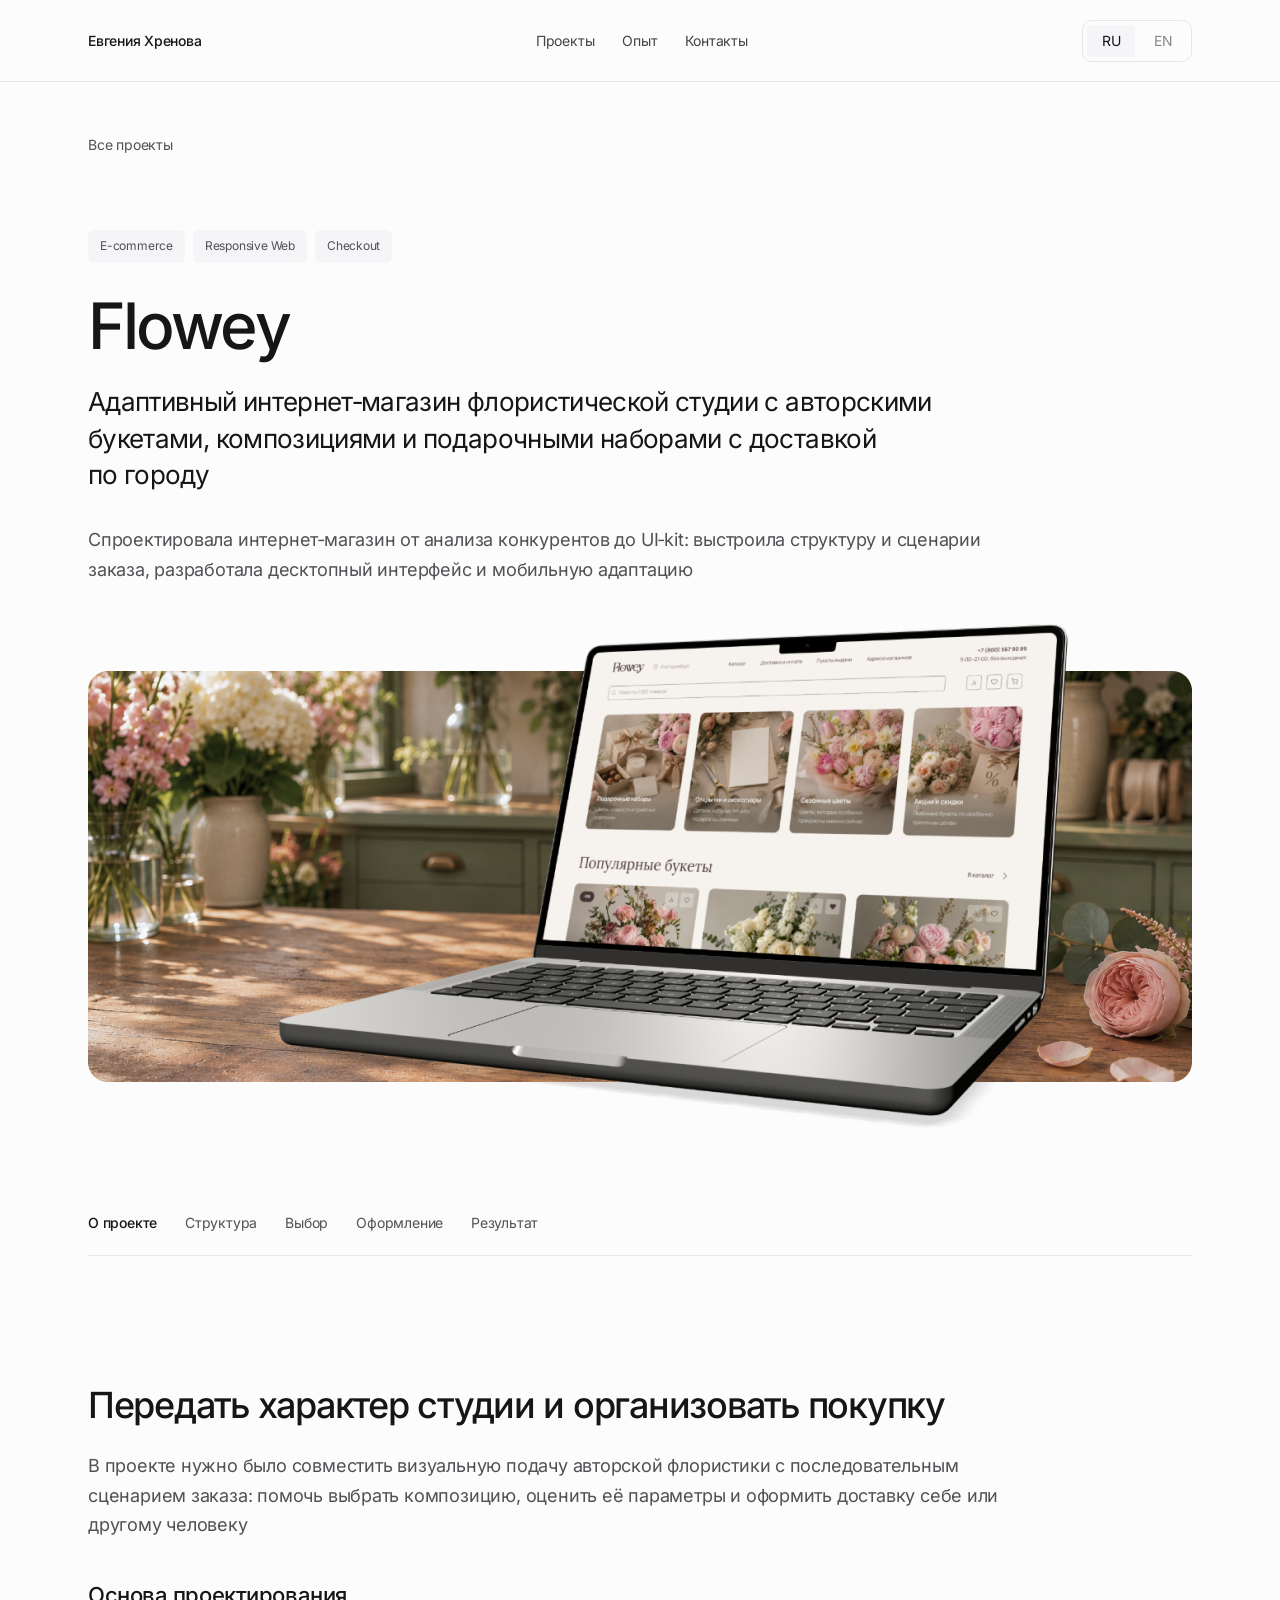
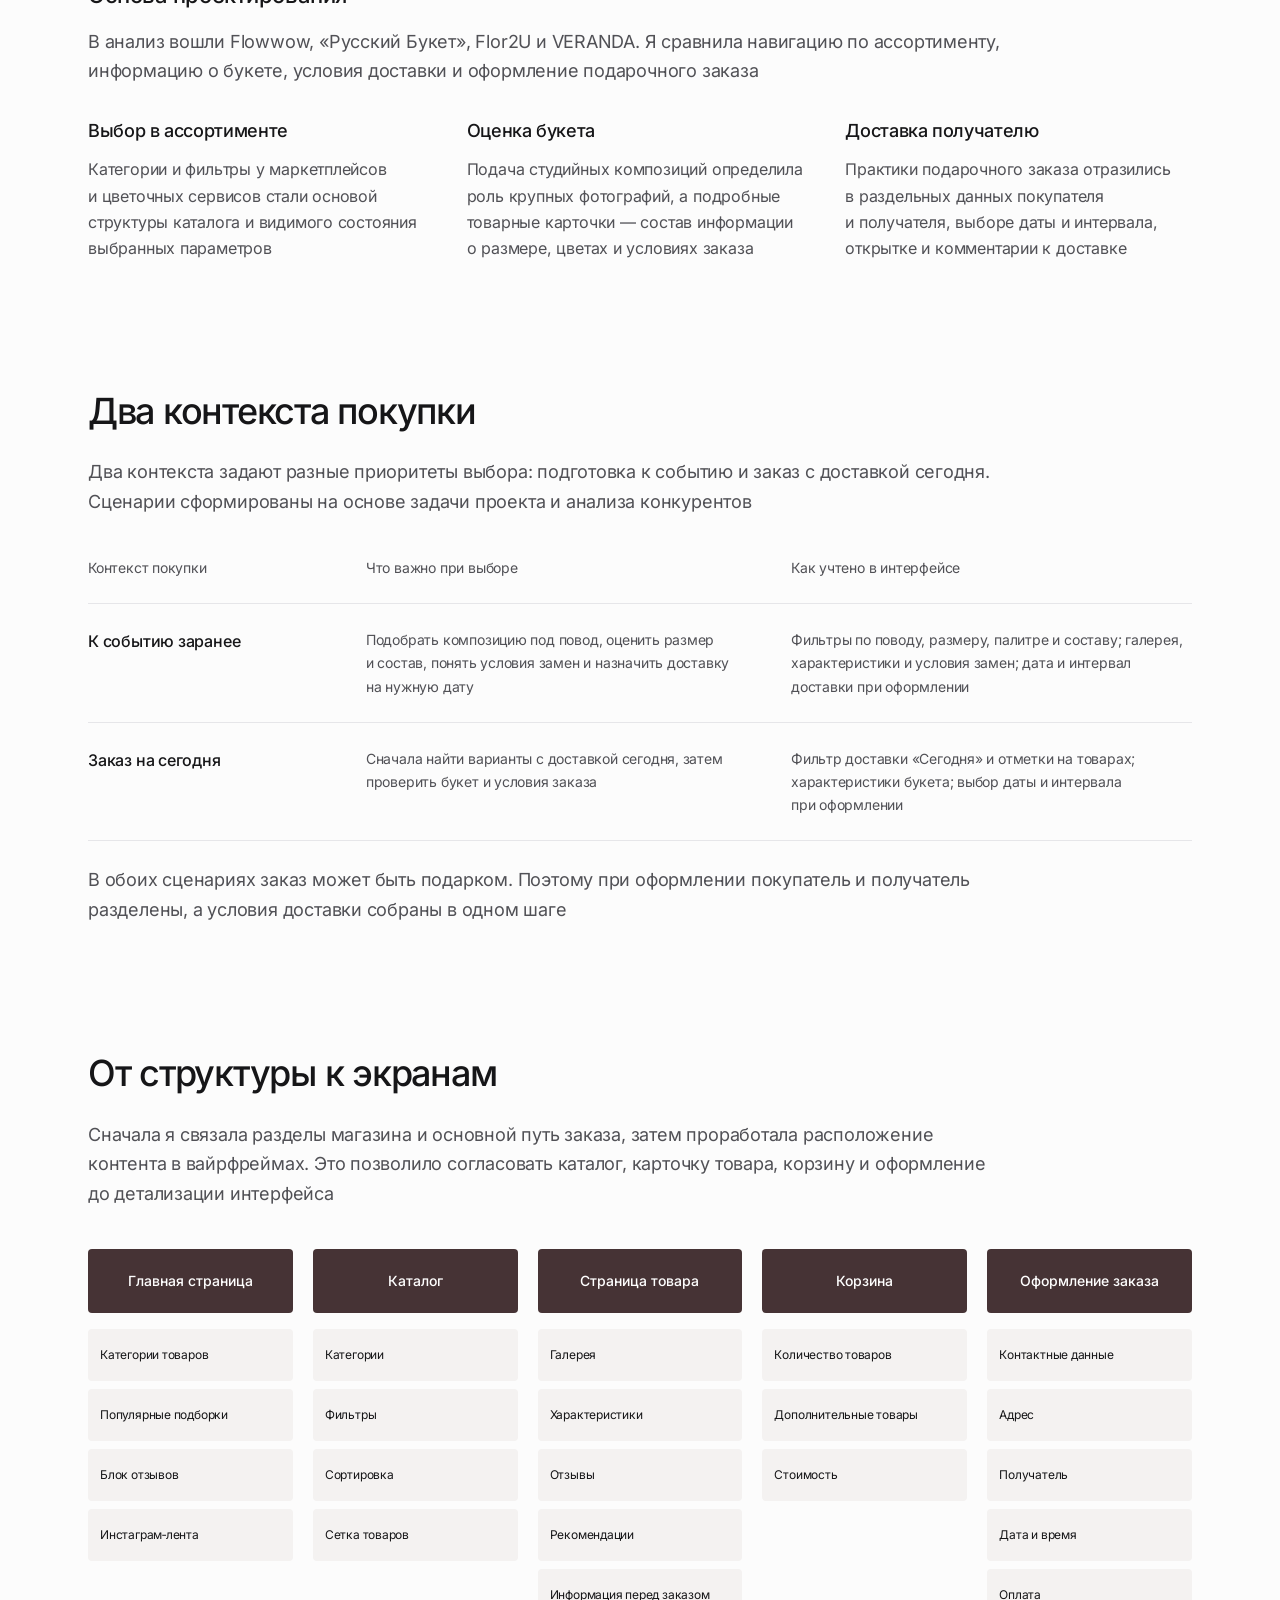
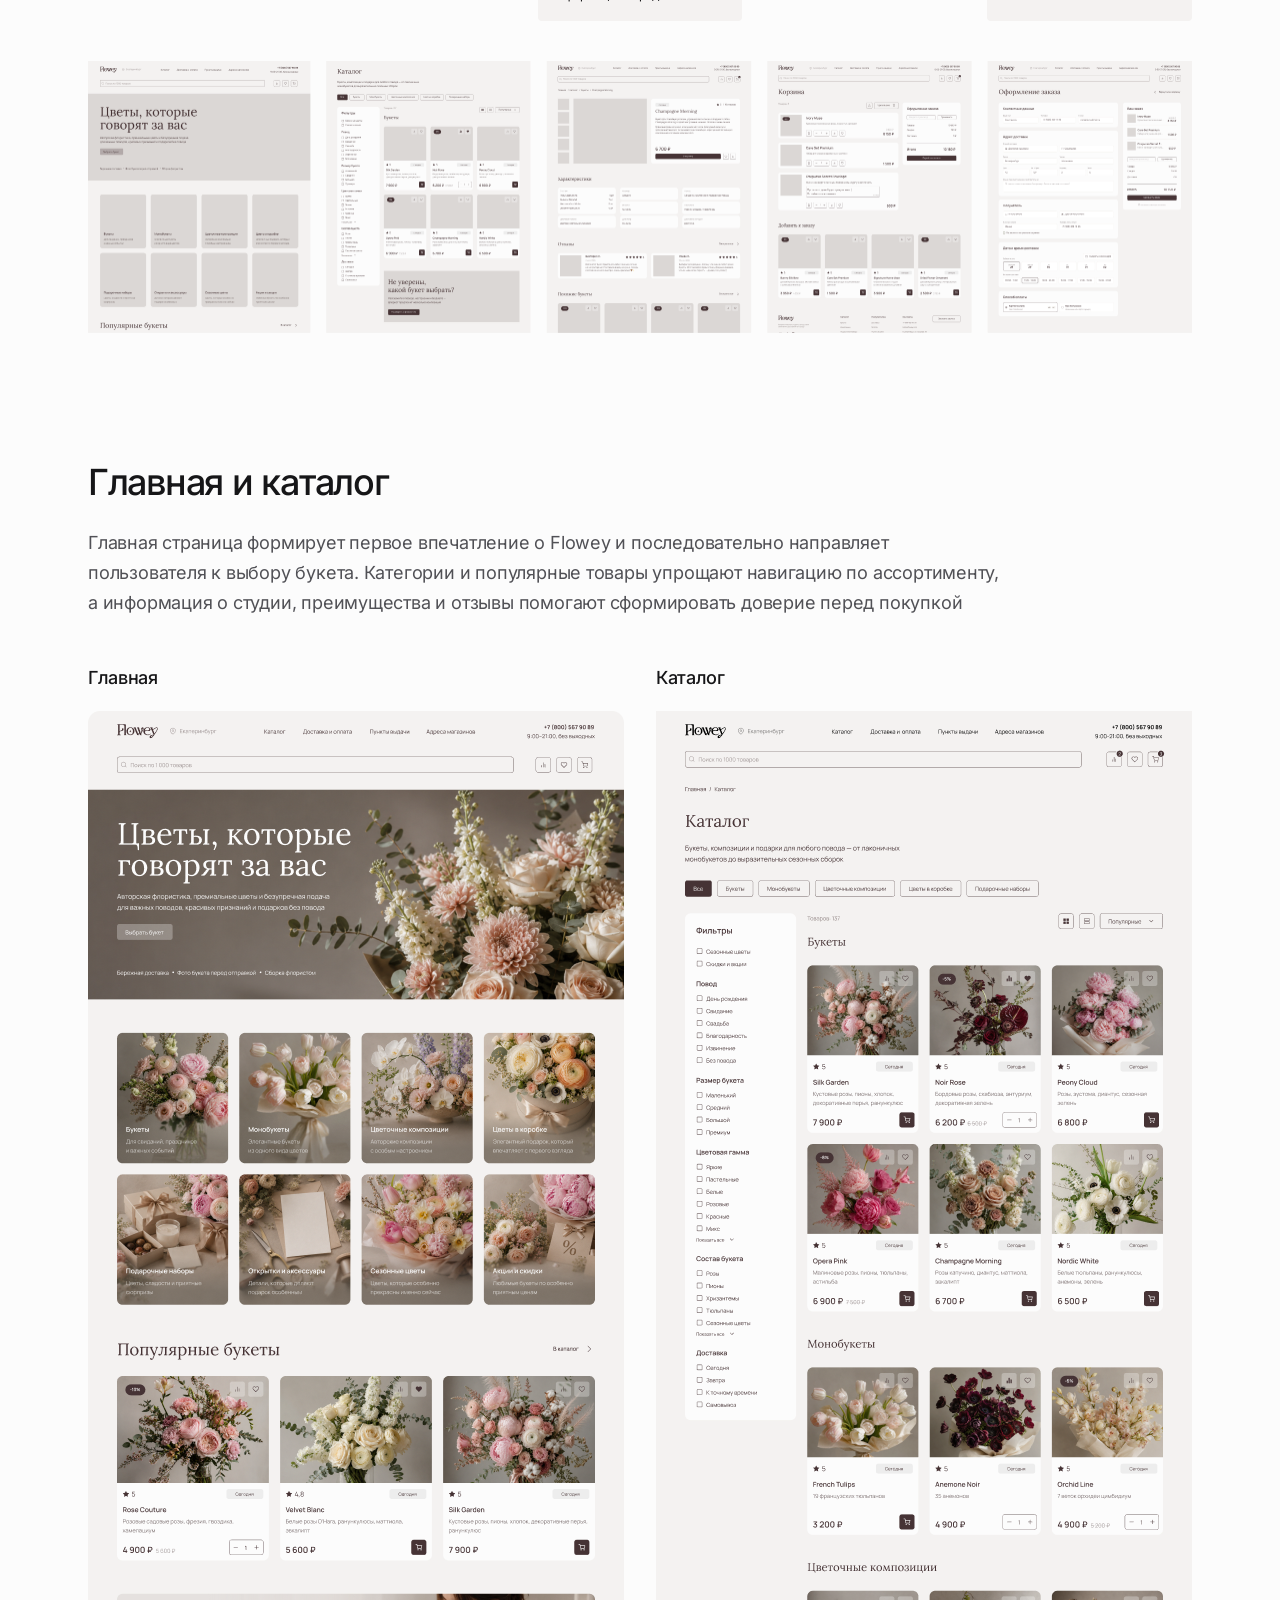
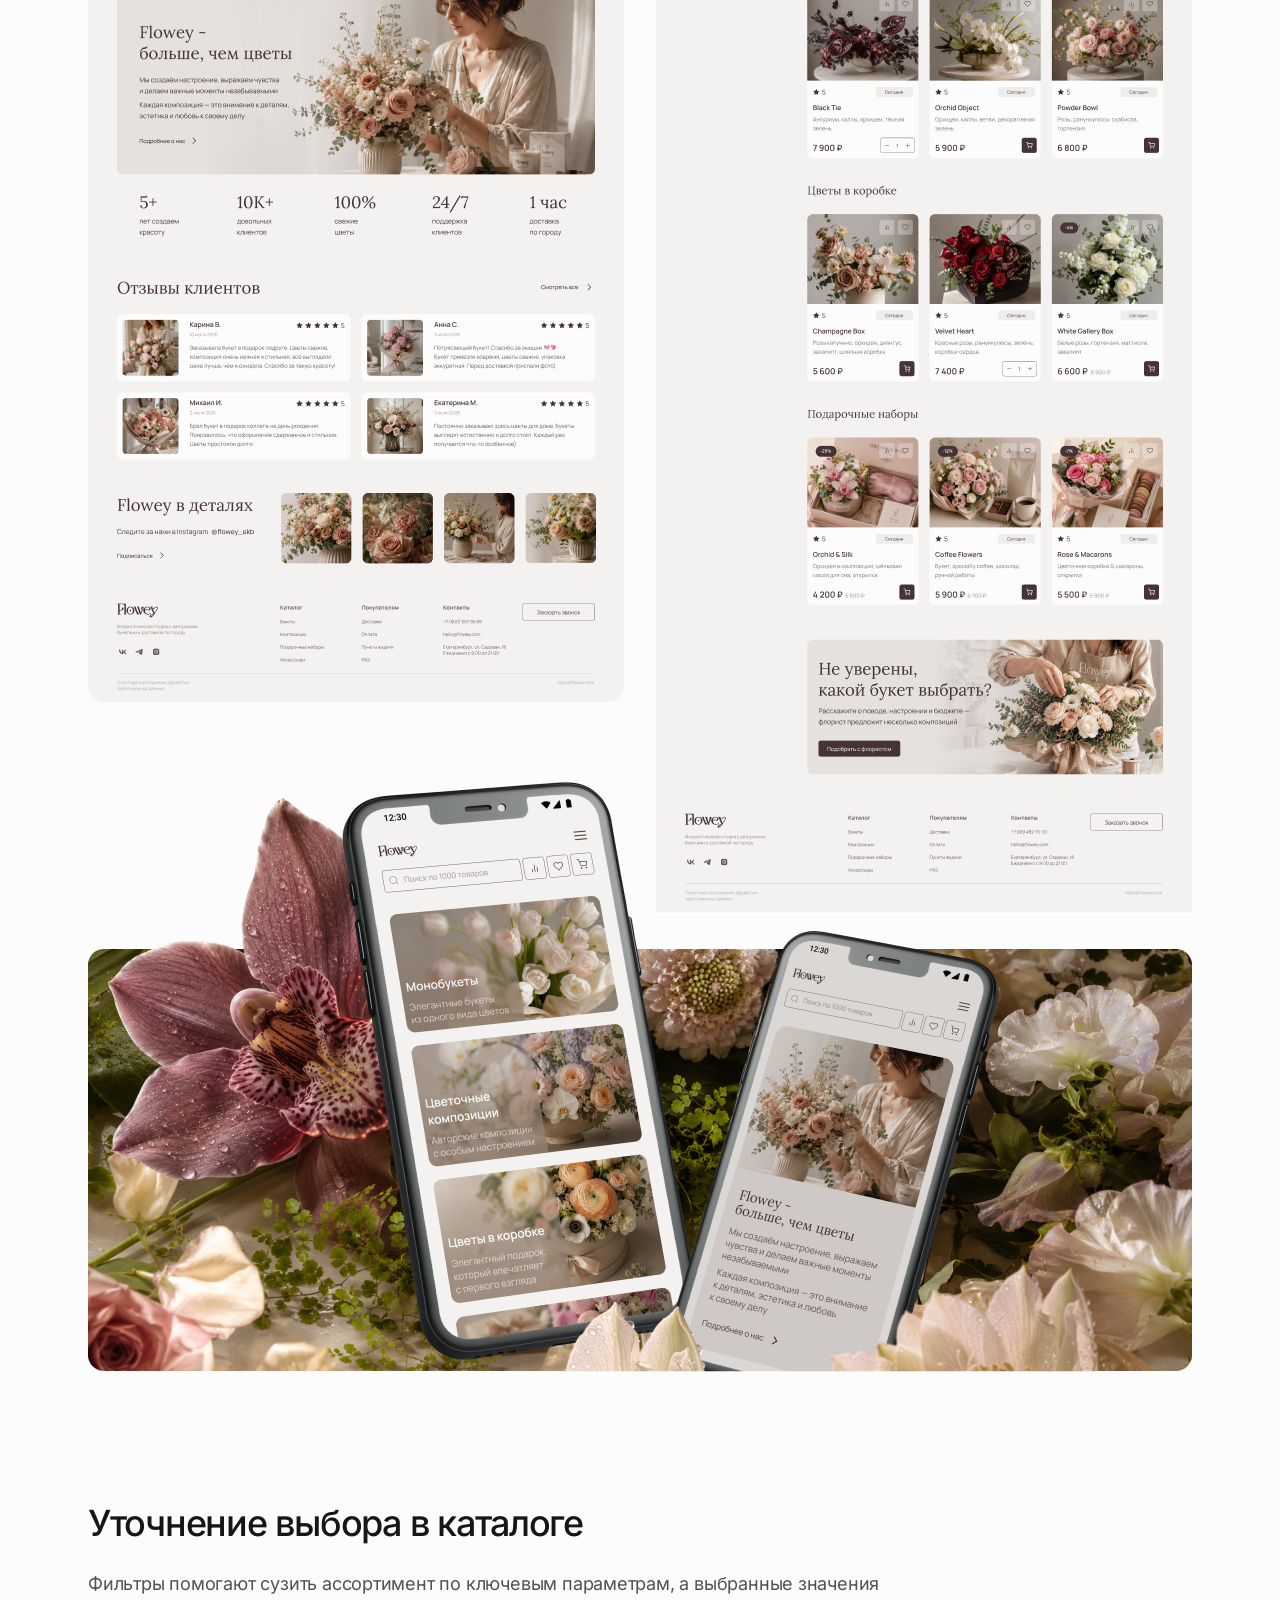
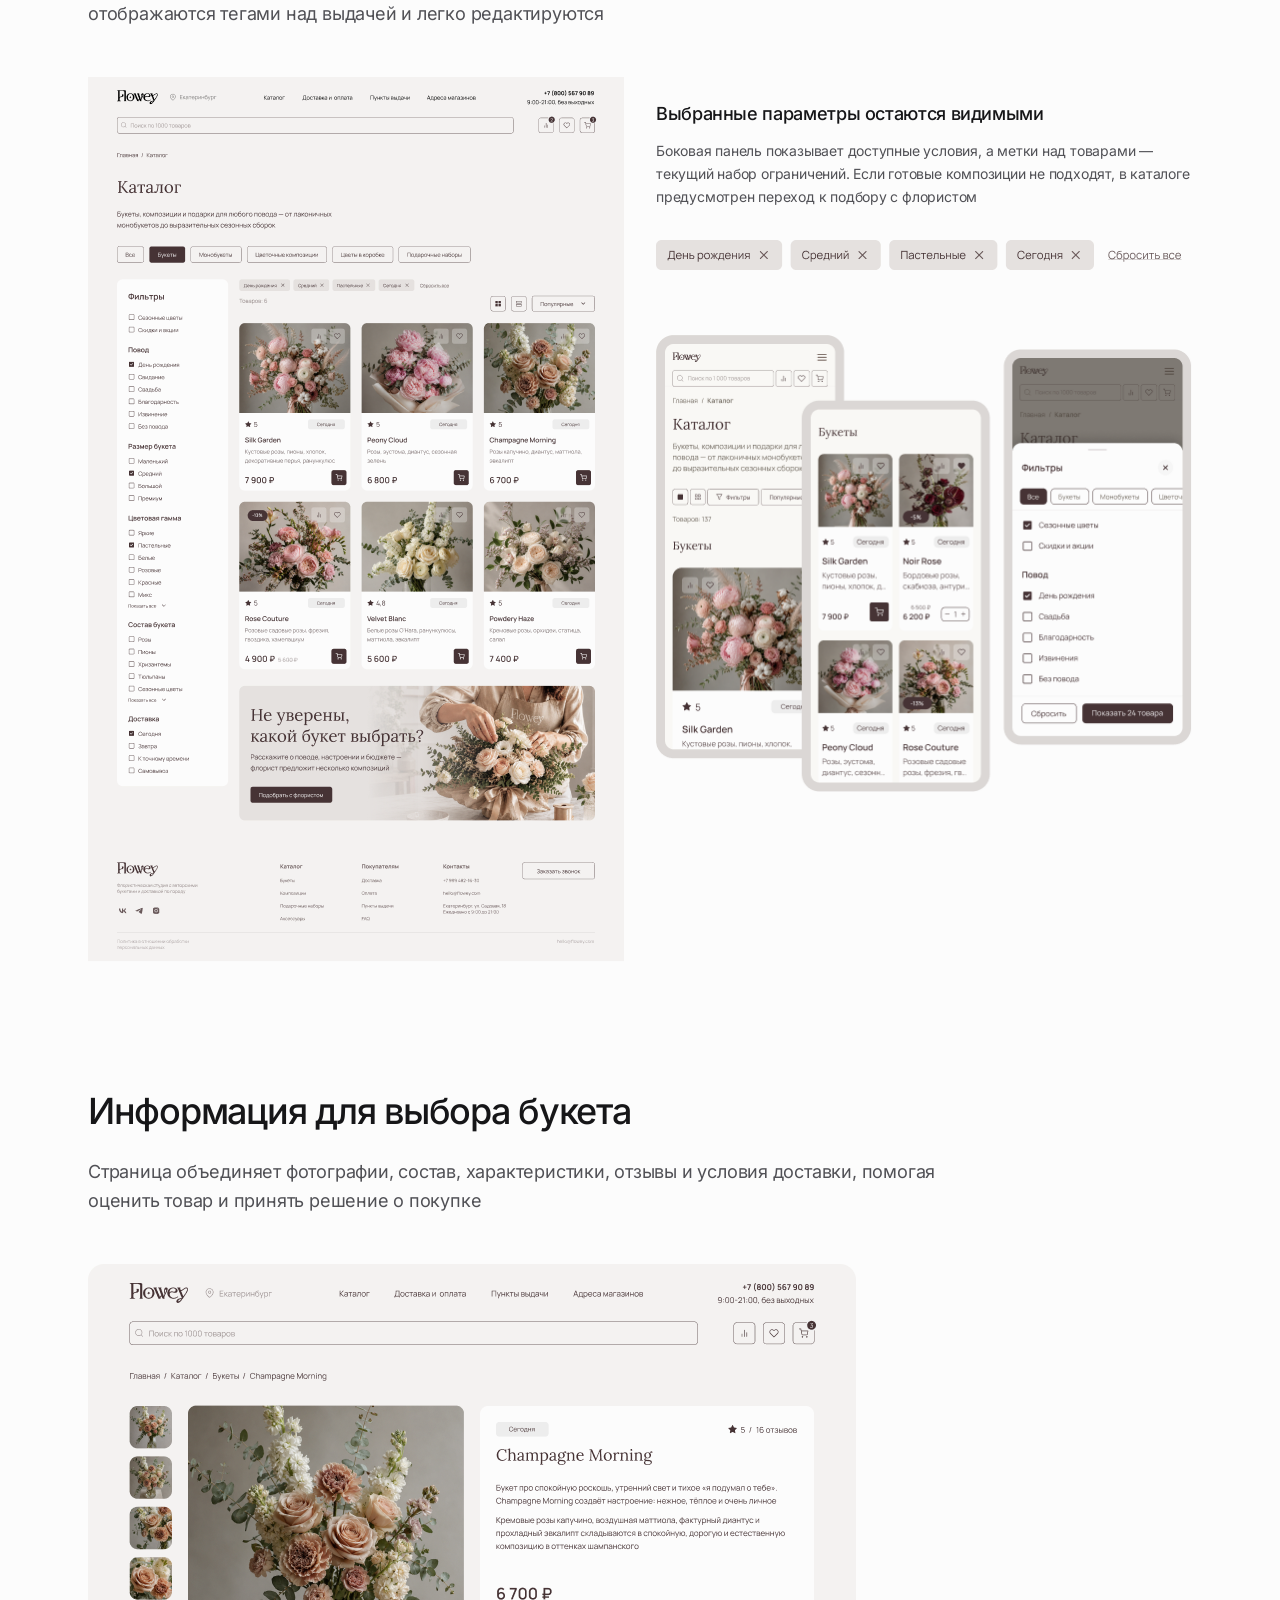
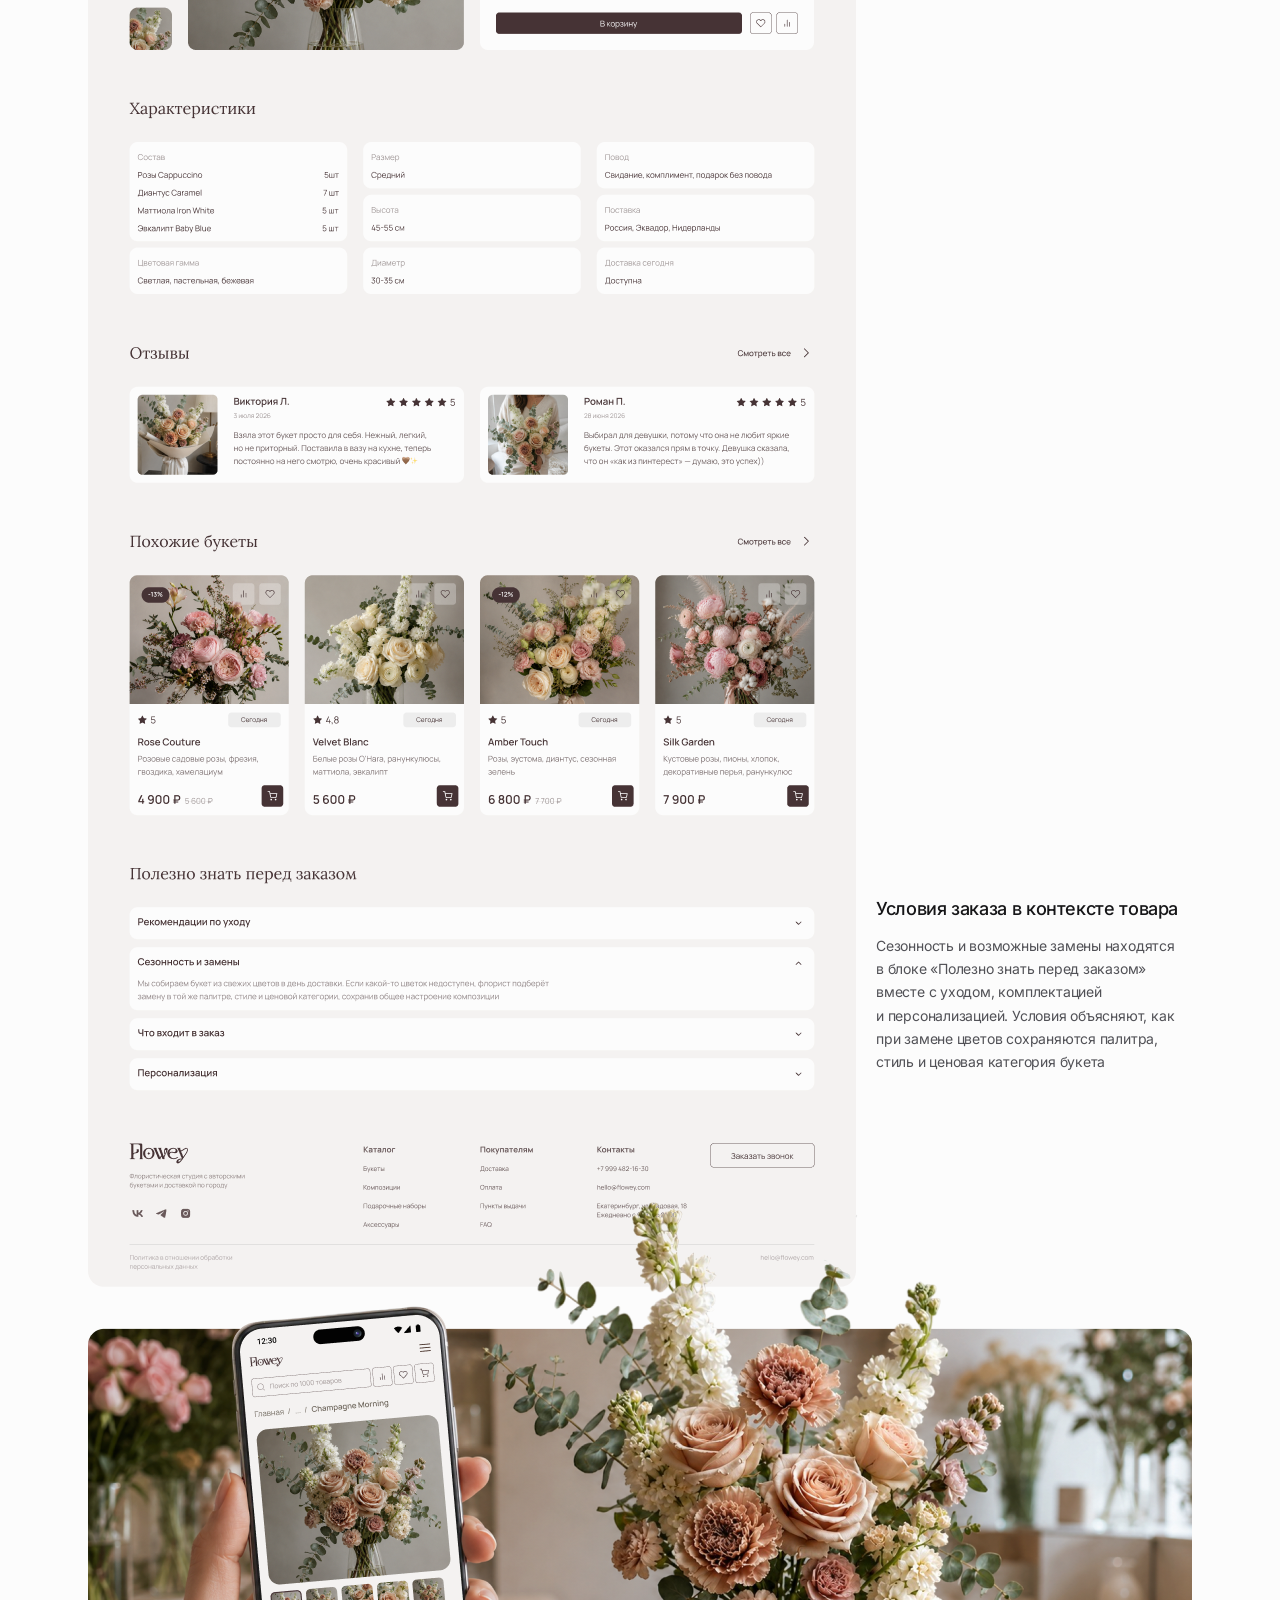
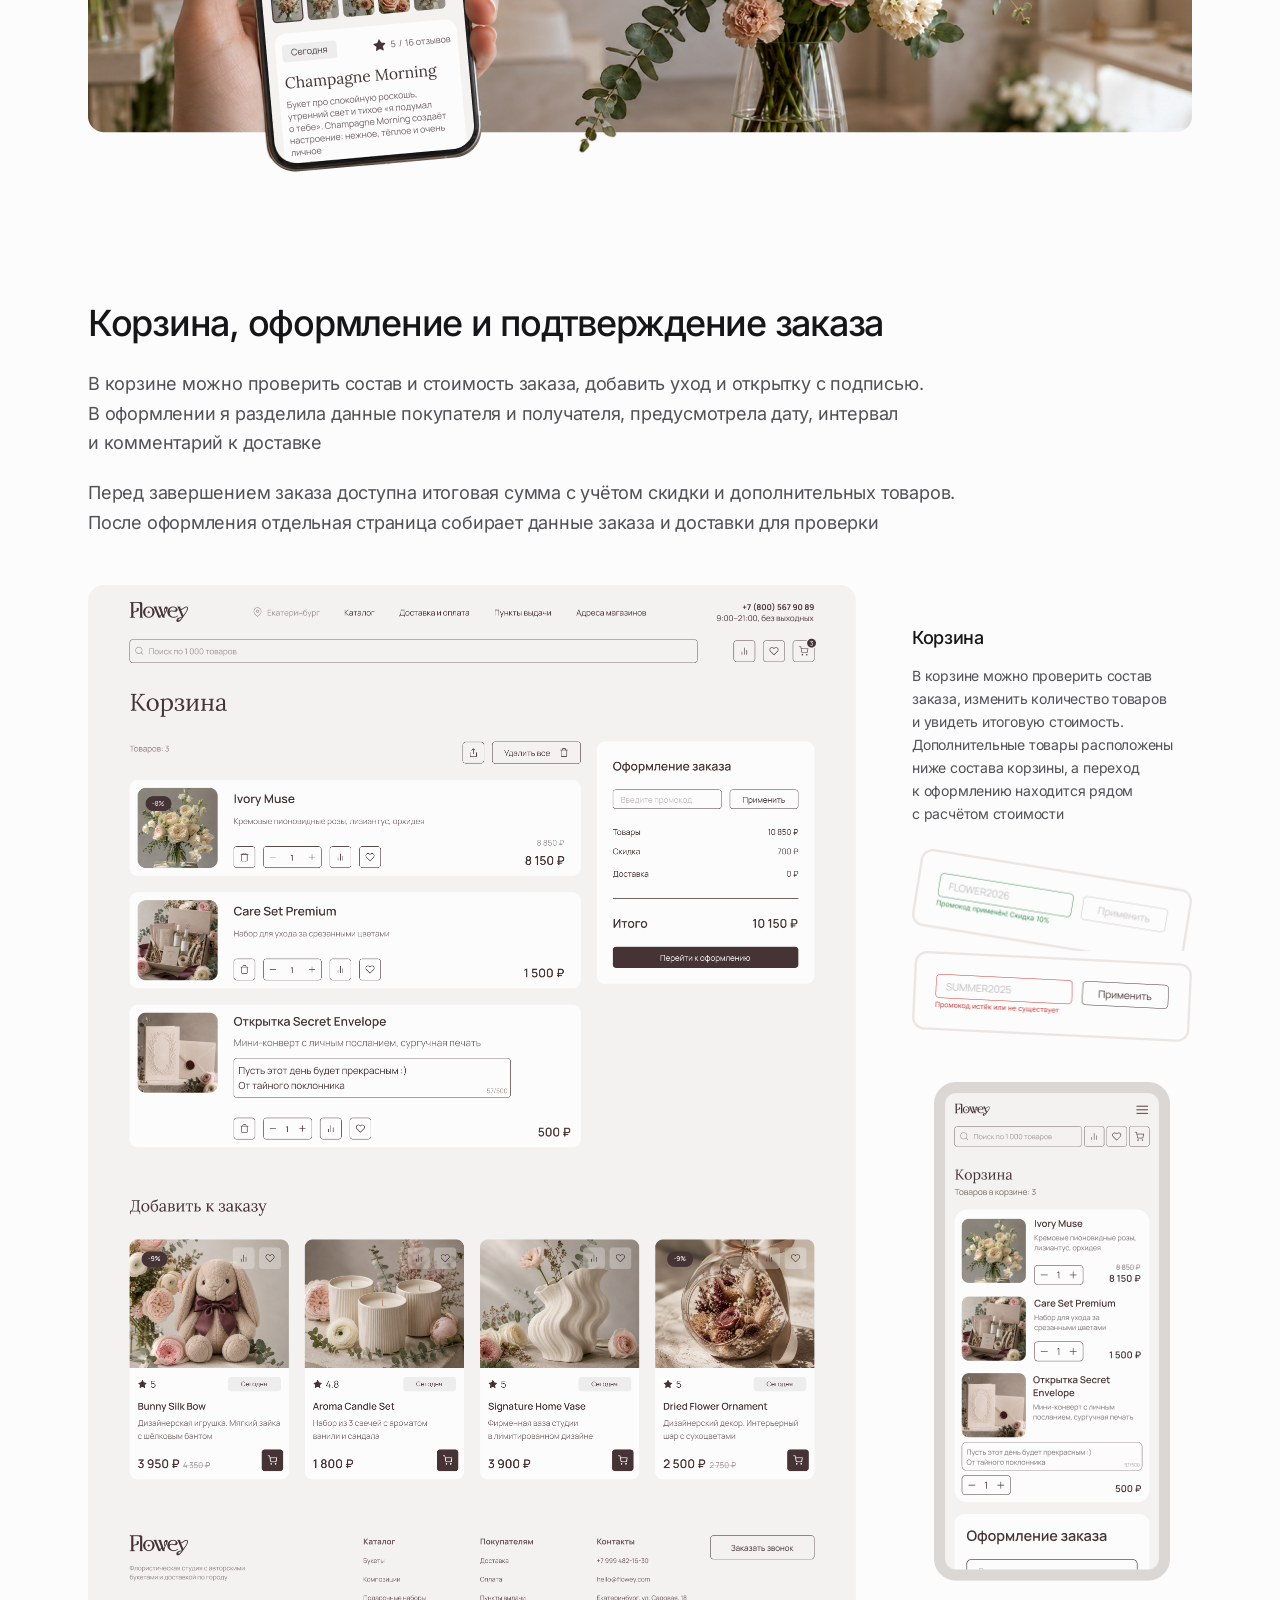
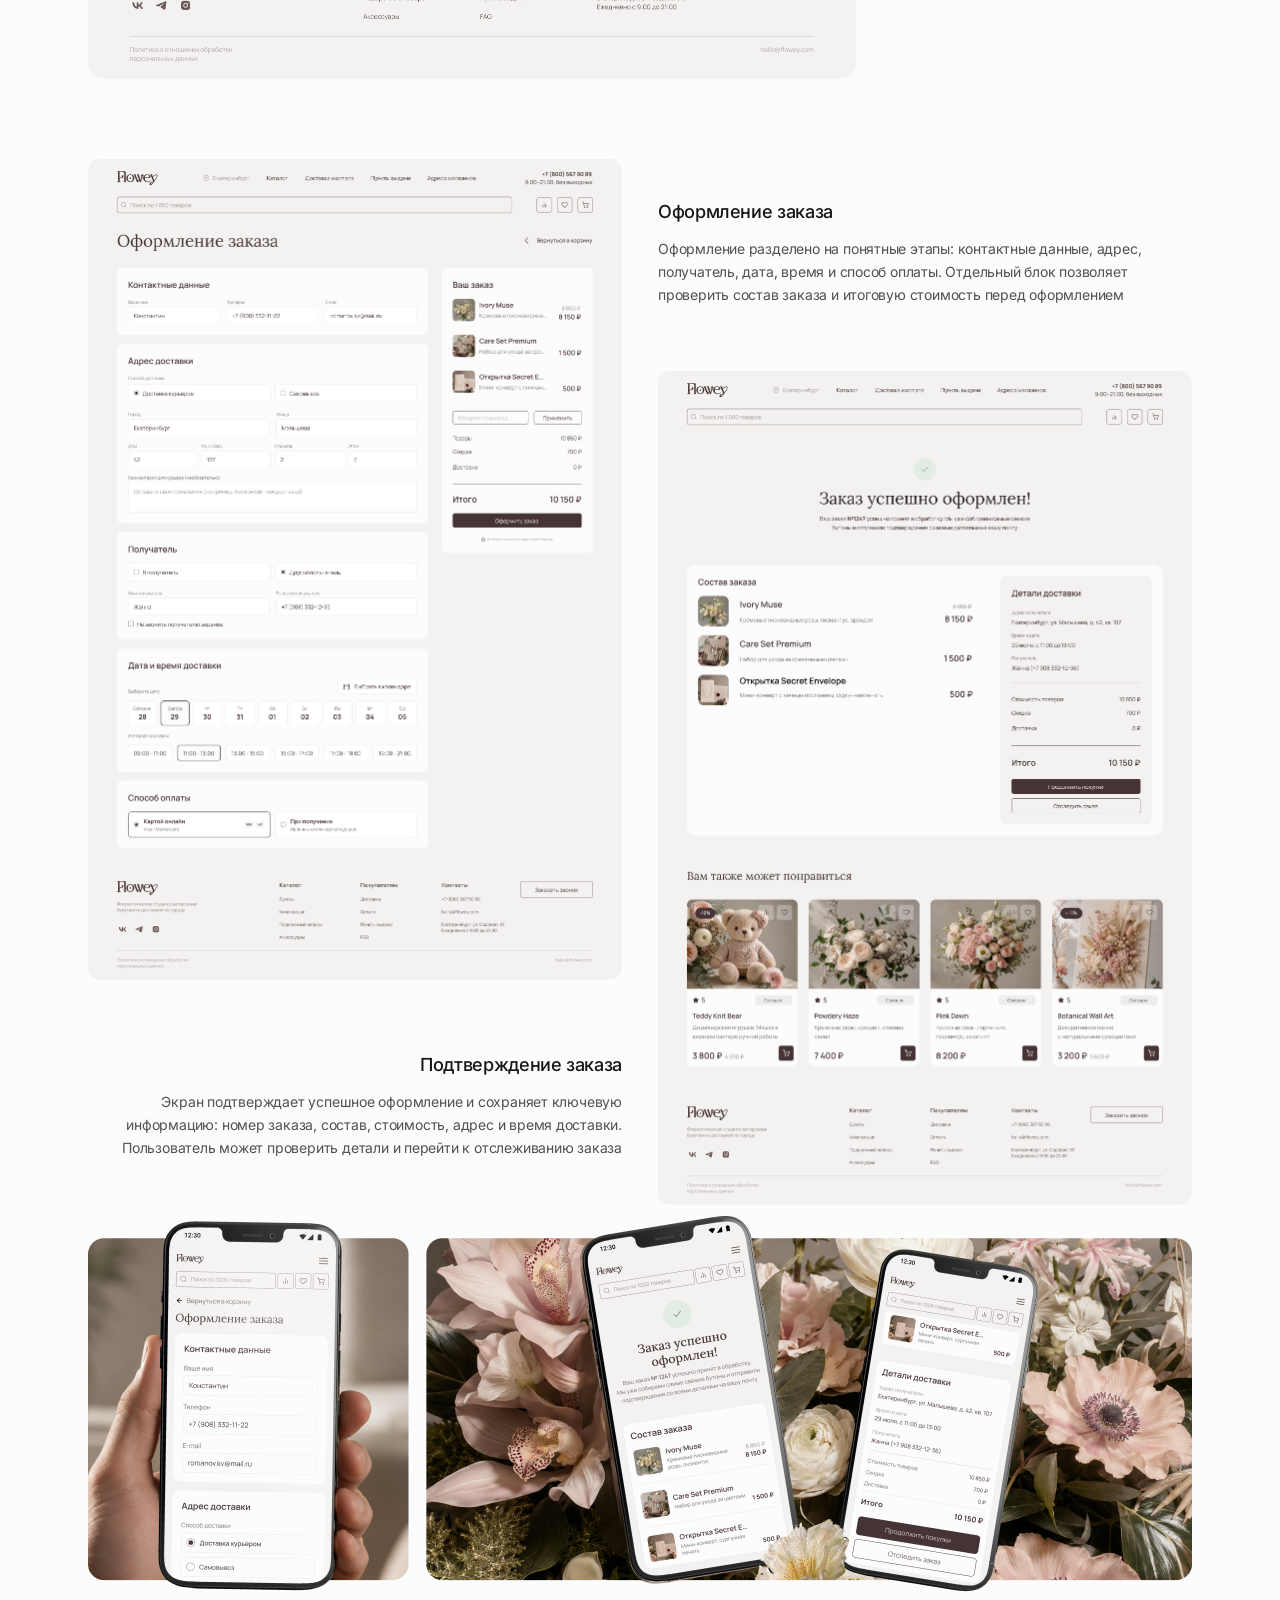
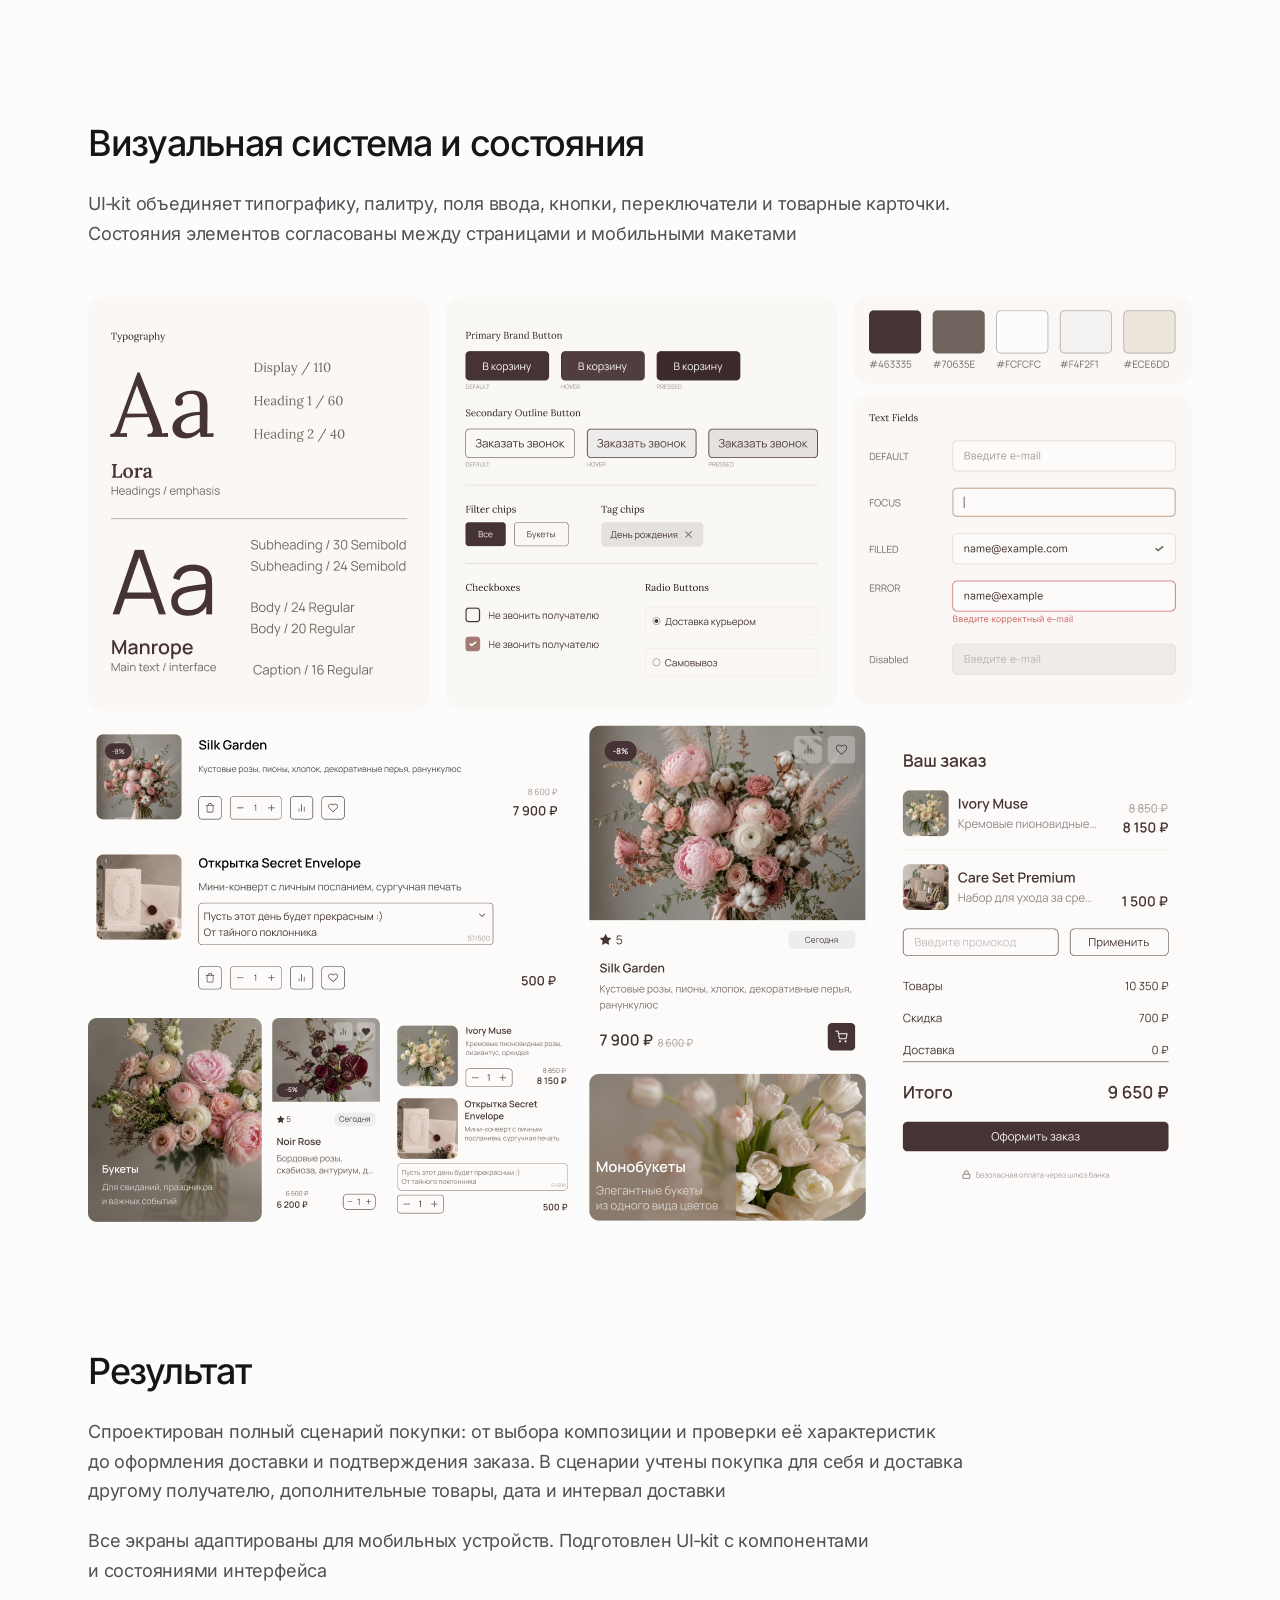
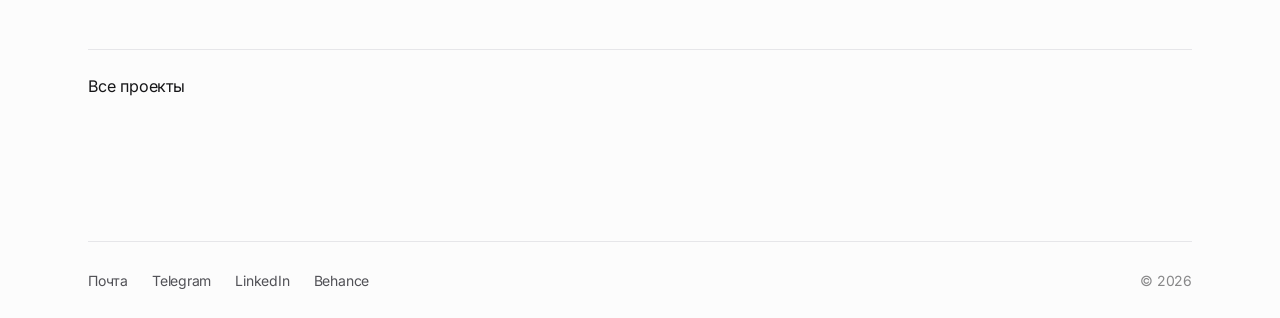
<file: flowey/index.html>
<!doctype html><html lang="ru" data-project="Flowey"><head><meta charset="utf-8"><meta name="viewport" content="width=device-width,initial-scale=1"><meta name="description" content="Flowey: адаптивный интернет-магазин флористической студии. Выбор букета и оформление доставки подарка — кейс Евгении Хреновой."><meta name="theme-color" content="#fcfcfc"><title>Flowey — Евгения Хренова</title><link rel="stylesheet" href="/fonts.css"><link rel="stylesheet" href="/tokens.css"><link rel="stylesheet" href="/home.css?v=3"><link rel="stylesheet" href="/case.css"><link rel="stylesheet" href="/cryptopulse.css"><link rel="stylesheet" href="/flowey.css"><link rel="stylesheet" href="/custom-cursor.css"><link rel="stylesheet" href="/menu-hover.css?v=2"><link rel="stylesheet" href="/case-images.css?v=1"><script>document.documentElement.classList.add("case-images-js")</script><script src="/case-images.js?v=1" defer onerror="document.documentElement.classList.remove('case-images-js')"></script><link rel="icon" href="/favicon.ico" sizes="16x16 32x32 48x48"><link rel="icon" type="image/svg+xml" href="/favicon.svg" sizes="any"></head><body class="case-page flowey-case"><a class="skip" href="#project">К содержанию кейса</a><header class="site-header"><div class="site-header-inner wrap"><a class="name" href="/"><span>Евгения Хренова</span></a><nav aria-label="Основная навигация"><a href="/#projects"><span class="menu-label">Проекты</span></a><a href="/#experience"><span class="menu-label">Опыт</span></a><a href="/#contacts"><span class="menu-label">Контакты</span></a></nav><div class="language-switch" role="group" aria-label="Язык / Language"><button type="button" data-lang="ru" aria-pressed="true">RU</button><button type="button" data-lang="en" aria-pressed="false">EN</button></div></div></header><main class="wrap"><div class="case-back"><a href="/#projects">Все проекты</a></div><section id="project" class="case-intro"><div class="tags"><span data-copy="t14">E-commerce</span><span data-copy="t15">Responsive Web</span><span data-copy="t16">Checkout</span></div><h1>Flowey</h1><p class="case-subtitle" data-figma-text="586:98083">Адаптивный интернет‑магазин флористической студии с авторскими букетами, композициями и подарочными наборами с доставкой по городу</p><div class="case-lead"><p data-figma-text="586:98079">Спроектировала интернет‑магазин от анализа конкурентов до UI‑kit: выстроила структуру и сценарии заказа, разработала десктопный интерфейс и мобильную адаптацию</p></div><div class="flow-hero-art" aria-hidden="true"><img class="flow-hero-background" src="/assets/flowey/hero-background-vfinal.webp" width="1104" height="411" alt="" fetchpriority="high"><img class="flow-hero-laptop" src="/assets/flowey/hero-laptop-vfinal.png" width="927" height="550" alt="" fetchpriority="high" loading="eager" decoding="async" data-case-preview="[data-uri]"></div></section><nav class="case-nav" aria-label="Разделы кейса"><a href="#project"><span class="menu-label">О проекте</span></a><a href="#structure"><span class="menu-label">Структура</span></a><a href="#selection"><span class="menu-label">Выбор</span></a><a href="#checkout"><span class="menu-label">Оформление</span></a><a href="#result"><span class="menu-label">Результат</span></a></nav><section class="chapter flow-foundations"><div class="chapter-copy"><h2 data-figma-text="569:14883">Передать характер студии и организовать покупку</h2><p data-figma-text="569:14884">В проекте нужно было совместить визуальную подачу авторской флористики с последовательным сценарием заказа: помочь выбрать композицию, оценить её параметры и оформить доставку себе или другому человеку</p></div><div class="chapter-copy flow-subcopy"><h3 data-figma-text="569:14885">Основа проектирования</h3><p data-figma-text="569:14886">В анализ вошли Flowwow, «Русский Букет», Flor2U и VERANDA. Я сравнила навигацию по ассортименту, информацию о букете, условия доставки и оформление подарочного заказа</p></div><div class="flow-foundation-grid"><div class="flow-note "><h3 data-figma-text="569:14889">Выбор в ассортименте</h3><p data-figma-text="569:14890">Категории и фильтры у маркетплейсов и цветочных сервисов стали основой структуры каталога и видимого состояния выбранных параметров</p></div><div class="flow-note "><h3 data-figma-text="569:14892">Оценка букета</h3><p data-figma-text="569:14893">Подача студийных композиций определила роль крупных фотографий, а подробные товарные карточки — состав информации о размере, цветах и условиях заказа</p></div><div class="flow-note "><h3 data-figma-text="569:14895">Доставка получателю</h3><p data-figma-text="569:14896">Практики подарочного заказа отразились в раздельных данных покупателя и получателя, выборе даты и интервала, открытке и комментарии к доставке</p></div></div></section><section class="chapter flow-contexts"><div class="chapter-copy"><h2 data-figma-text="603:19610">Два контекста покупки</h2><p data-figma-text="603:19611">Два контекста задают разные приоритеты выбора: подготовка к событию и заказ с доставкой сегодня. Сценарии сформированы на основе задачи проекта и анализа конкурентов</p></div><table class="flow-context-table"><thead><tr><th scope="col">Контекст покупки</th><th scope="col">Что важно при выборе</th><th scope="col">Как учтено в интерфейсе</th></tr></thead><tbody><tr><th scope="row"><span class="flow-mobile-field">Контекст покупки</span><span data-figma-text="603:19618">К событию заранее</span></th><td><span class="flow-mobile-field">Что важно при выборе</span><span data-figma-text="603:19619">Подобрать композицию под повод, оценить размер и состав, понять условия замен и назначить доставку на нужную дату</span></td><td><span class="flow-mobile-field">Как учтено в интерфейсе</span><span data-figma-text="603:19620">Фильтры по поводу, размеру, палитре и составу; галерея, характеристики и условия замен; дата и интервал доставки при оформлении</span></td></tr><tr><th scope="row"><span class="flow-mobile-field">Контекст покупки</span><span data-figma-text="603:19622">Заказ на сегодня</span></th><td><span class="flow-mobile-field">Что важно при выборе</span><span data-figma-text="603:19623">Сначала найти варианты с доставкой сегодня, затем проверить букет и условия заказа</span></td><td><span class="flow-mobile-field">Как учтено в интерфейсе</span><span data-figma-text="603:19624">Фильтр доставки «Сегодня» и отметки на товарах; характеристики букета; выбор даты и интервала при оформлении</span></td></tr></tbody></table><div class="chapter-copy flow-context-note"><p data-figma-text="603:19625">В обоих сценариях заказ может быть подарком. Поэтому при оформлении покупатель и получатель разделены, а условия доставки собраны в одном шаге</p></div></section><section id="structure" class="chapter"><div class="chapter-copy"><h2 data-figma-text="569:14915">От структуры к экранам</h2><p data-figma-text="569:14916">Сначала я связала разделы магазина и основной путь заказа, затем проработала расположение контента в вайрфреймах. Это позволило согласовать каталог, карточку товара, корзину и оформление до детализации интерфейса</p></div><div class="flow-sitemap-viewport"><div class="flow-sitemap" role="group" aria-label="Структура интернет‑магазина"><div class="flow-sitemap-column"><h3 data-figma-text="569:14921">Главная страница</h3><ul><li data-figma-text="569:14933">Категории товаров</li><li data-figma-text="569:14935">Популярные подборки</li><li data-figma-text="569:14937">Блок отзывов</li><li data-figma-text="569:14939">Инстаграм‑лента</li></ul></div><div class="flow-sitemap-column"><h3 data-figma-text="569:14923">Каталог</h3><ul><li data-figma-text="569:14942">Категории</li><li data-figma-text="569:14944">Фильтры</li><li data-figma-text="569:14946">Сортировка</li><li data-figma-text="569:14948">Сетка товаров</li></ul></div><div class="flow-sitemap-column"><h3 data-figma-text="569:14925">Страница товара</h3><ul><li data-figma-text="569:14951">Галерея</li><li data-figma-text="569:14953">Характеристики</li><li data-figma-text="569:14955">Отзывы</li><li data-figma-text="569:14957">Рекомендации</li><li data-figma-text="569:14959">Информация перед заказом</li></ul></div><div class="flow-sitemap-column"><h3 data-figma-text="569:14927">Корзина</h3><ul><li data-figma-text="569:14962">Количество товаров</li><li data-figma-text="569:14964">Дополнительные товары</li><li data-figma-text="569:14966">Стоимость</li></ul></div><div class="flow-sitemap-column"><h3 data-figma-text="569:14929">Оформление заказа</h3><ul><li data-figma-text="569:14969">Контактные данные</li><li data-figma-text="569:14971">Адрес</li><li data-figma-text="569:14973">Получатель</li><li data-figma-text="569:14975">Дата и время</li><li data-figma-text="569:14977">Оплата</li></ul></div></div><button type="button" class="flow-map-open" aria-label="Увеличить схему магазина" aria-haspopup="dialog" aria-controls="flow-map-dialog"><span>Увеличить схему</span></button></div><div class="flow-screen flow-wireframes"><img src="/assets/flowey/wireframes-vfinal.png" width="2208" height="545" alt="Вайрфреймы основных страниц Flowey" loading="lazy" decoding="async" data-case-preview="[data-uri]"></div></section><section id="selection" class="chapter"><div class="chapter-copy"><h2 data-figma-text="569:17003">Главная и каталог</h2><p data-figma-text="569:17004">Главная страница формирует первое впечатление о Flowey и последовательно направляет пользователя к выбору букета. Категории и популярные товары упрощают навигацию по ассортименту, а информация о студии, преимущества и отзывы помогают сформировать доверие перед покупкой</p></div><div class="flow-page-pair flow-media chapter-media"><figure><h3 data-figma-text="569:17007">Главная</h3><div class="flow-screen "><img src="/assets/flowey/home-vfinal.png" width="536" height="1592" alt="Главная страница Flowey" loading="lazy" decoding="async" data-case-preview="[data-uri]"></div></figure><figure><h3 data-figma-text="569:17422">Каталог</h3><div class="flow-screen "><img src="/assets/flowey/catalog-vfinal.png" width="536" height="1802" alt="Каталог Flowey" loading="lazy" decoding="async" data-case-preview="[data-uri]"></div></figure></div><div class="flow-art flow-photo flow-photo-home flow-media chapter-media"><img src="/assets/flowey/home-mobile-art-vfinal.png" width="1104" height="816" alt="Главная и каталог на мобильных устройствах" loading="lazy" decoding="async" data-case-preview="[data-uri]"></div></section><section class="chapter"><div class="chapter-copy"><h2 data-figma-text="569:18347">Уточнение выбора в каталоге</h2><p data-figma-text="569:18348">Фильтры помогают сузить ассортимент по ключевым параметрам, а выбранные значения отображаются тегами над выдачей и легко редактируются</p></div><div class="flow-filter-layout flow-media chapter-media"><div class="flow-screen "><img src="/assets/flowey/filters-vfinal.png" width="536" height="885" alt="Каталог Flowey с выбранными фильтрами" loading="lazy" decoding="async" data-case-preview="[data-uri]"></div><div class="flow-filter-aside"><div class="flow-note "><h3 data-figma-text="569:18909">Выбранные параметры остаются видимыми</h3><p data-figma-text="569:18910">Боковая панель показывает доступные условия, а метки над товарами — текущий набор ограничений. Если готовые композиции не подходят, в каталоге предусмотрен переход к подбору с флористом</p></div><div class="flow-screen flow-filter-tags"><img src="/assets/flowey/filter-tags-vfinal.png" width="536" height="31" alt="Выбранные параметры каталога" loading="lazy" decoding="async" data-case-preview="[data-uri]"></div><div class="flow-screen flow-mobile-filters"><img src="/assets/flowey/mobile-filters-vfinal.png" width="537" height="458" alt="Фильтры и каталог на мобильных устройствах" loading="lazy" decoding="async" data-case-preview="[data-uri]"></div></div></div></section><section class="chapter"><div class="chapter-copy"><h2 data-figma-text="569:18956">Информация для выбора букета</h2><p data-figma-text="569:18957">Страница объединяет фотографии, состав, характеристики, отзывы и условия доставки, помогая оценить товар и принять решение о покупке</p></div><div class="flow-product-layout flow-media chapter-media"><div class="flow-screen "><img src="/assets/flowey/product-vfinal.png" width="768" height="1623" alt="Страница букета Flowey" loading="lazy" decoding="async" data-case-preview="[data-uri]"></div><div class="flow-note flow-product-note"><h3 data-figma-text="569:19380">Условия заказа в контексте товара</h3><p data-figma-text="569:19381">Сезонность и возможные замены находятся в блоке «Полезно знать перед заказом» вместе с уходом, комплектацией и персонализацией. Условия объясняют, как при замене цветов сохраняются палитра, стиль и ценовая категория букета</p></div></div><div class="flow-art flow-photo flow-photo-product flow-media chapter-media"><img src="/assets/flowey/product-mobile-art-vfinal.png" width="1104" height="622" alt="Букет и страница товара на мобильном устройстве" loading="lazy" decoding="async" data-case-preview="[data-uri]"></div></section><section id="checkout" class="chapter"><div class="chapter-copy"><h2 data-figma-text="580:68636">Корзина, оформление и подтверждение заказа</h2><p data-figma-text="580:68637">В корзине можно проверить состав и стоимость заказа, добавить уход и открытку с подписью. В оформлении я разделила данные покупателя и получателя, предусмотрела дату, интервал и комментарий к доставке</p><p data-figma-text="580:68638">Перед завершением заказа доступна итоговая сумма с учётом скидки и дополнительных товаров. После оформления отдельная страница собирает данные заказа и доставки для проверки</p></div><div class="flow-cart-layout flow-media chapter-media"><div class="flow-cart-aside"><div class="flow-note "><h3 data-figma-text="580:69059">Корзина</h3><p data-figma-text="580:69060">В корзине можно проверить состав заказа, изменить количество товаров и увидеть итоговую стоимость. Дополнительные товары расположены ниже состава корзины, а переход к оформлению находится рядом с расчётом стоимости</p></div><div class="flow-promos"><div class="flow-screen "><img src="/assets/flowey/promo-success-vfinal.png" width="282" height="119" alt="Промокод применён" loading="lazy" decoding="async" data-case-preview="[data-uri]"></div><div class="flow-screen "><img src="/assets/flowey/promo-error-vfinal.png" width="279" height="91" alt="Промокод не найден" loading="lazy" decoding="async" data-case-preview="[data-uri]"></div></div><div class="flow-screen flow-mobile-cart"><img src="/assets/flowey/mobile-cart-vfinal.png" width="236" height="499" alt="Корзина на мобильном устройстве" loading="lazy" decoding="async" data-case-preview="[data-uri]"></div></div><div class="flow-screen "><img src="/assets/flowey/cart-vfinal.png" width="1535" height="2186" alt="Корзина Flowey" loading="lazy" decoding="async" data-case-preview="[data-uri]"></div></div><div class="flow-checkout-layout flow-media chapter-media"><div class="flow-checkout-left"><div class="flow-screen flow-checkout-screen"><img src="/assets/flowey/checkout-vfinal.png" width="1069" height="1643" alt="Оформление заказа Flowey" loading="lazy" decoding="async" data-case-preview="[data-uri]"></div><div class="flow-note flow-confirm-note"><h3 data-figma-text="580:69560">Подтверждение заказа</h3><p data-figma-text="580:69561">Экран подтверждает успешное оформление и сохраняет ключевую информацию: номер заказа, состав, стоимость, адрес и время доставки. Пользователь может проверить детали и перейти к отслеживанию заказа</p></div></div><div class="flow-checkout-right"><div class="flow-note flow-checkout-note"><h3 data-figma-text="580:69557">Оформление заказа</h3><p data-figma-text="580:69558">Оформление разделено на понятные этапы: контактные данные, адрес, получатель, дата, время и способ оплаты. Отдельный блок позволяет проверить состав заказа и итоговую стоимость перед оформлением</p></div><div class="flow-screen flow-confirm-screen"><img src="/assets/flowey/confirmation-vfinal.png" width="1069" height="1671" alt="Подтверждение заказа Flowey" loading="lazy" decoding="async" data-case-preview="[data-uri]"></div></div></div><div class="flow-art flow-photo flow-photo-checkout flow-media chapter-media"><img src="/assets/flowey/checkout-mobile-art-vfinal.png" width="1104" height="516" alt="Оформление и подтверждение на мобильных устройствах" loading="lazy" decoding="async" data-case-preview="[data-uri]"></div></section><section class="chapter"><div class="chapter-copy"><h2 data-figma-text="569:21725">Визуальная система и состояния</h2><p data-figma-text="569:21726">UI‑kit объединяет типографику, палитру, поля ввода, кнопки, переключатели и товарные карточки. Состояния элементов согласованы между страницами и мобильными макетами</p></div><div class="flow-screen flow-media chapter-media"><img src="/assets/flowey/uikit-vfinal.png" width="1104" height="925" alt="UI‑kit Flowey: типографика, палитра, компоненты и состояния" loading="lazy" decoding="async" data-case-preview="[data-uri]"></div></section><section id="result" class="chapter result"><div class="chapter-copy"><h2 data-figma-text="586:98066">Результат</h2><p data-figma-text="586:98067">Спроектирован полный сценарий покупки: от выбора композиции и проверки её характеристик до оформления доставки и подтверждения заказа. В сценарии учтены покупка для себя и доставка другому получателю, дополнительные товары, дата и интервал доставки</p><p data-figma-text="586:98068">Все экраны адаптированы для мобильных устройств. Подготовлен UI‑kit с компонентами и состояниями интерфейса</p></div><a class="back-projects" href="/#projects">Все проекты</a></section><footer id="contacts" data-site-footer></footer></main><dialog id="flow-map-dialog" class="flow-map-dialog" aria-labelledby="flow-map-title"><div class="flow-map-bar"><p id="flow-map-title">Структура магазина</p><button type="button" class="flow-map-close">Закрыть</button></div><div class="flow-map-scroll" tabindex="0" role="region" aria-label="Увеличенная схема магазина"></div></dialog><script src="/case-translations.js?v=2"></script><script src="/flowey-translations.js"></script><script src="/flowey-map.js"></script><script src="/translations.js?v=3"></script><script src="/case.js"></script><script src="/scroll-reveal.js"></script><script src="/custom-cursor.js"></script><script src="/site-footer.js?v=1"></script><script src="/menu-hover.js?v=3"></script><script src="/quick-contacts.js?v=20" defer></script></body></html>
</file>
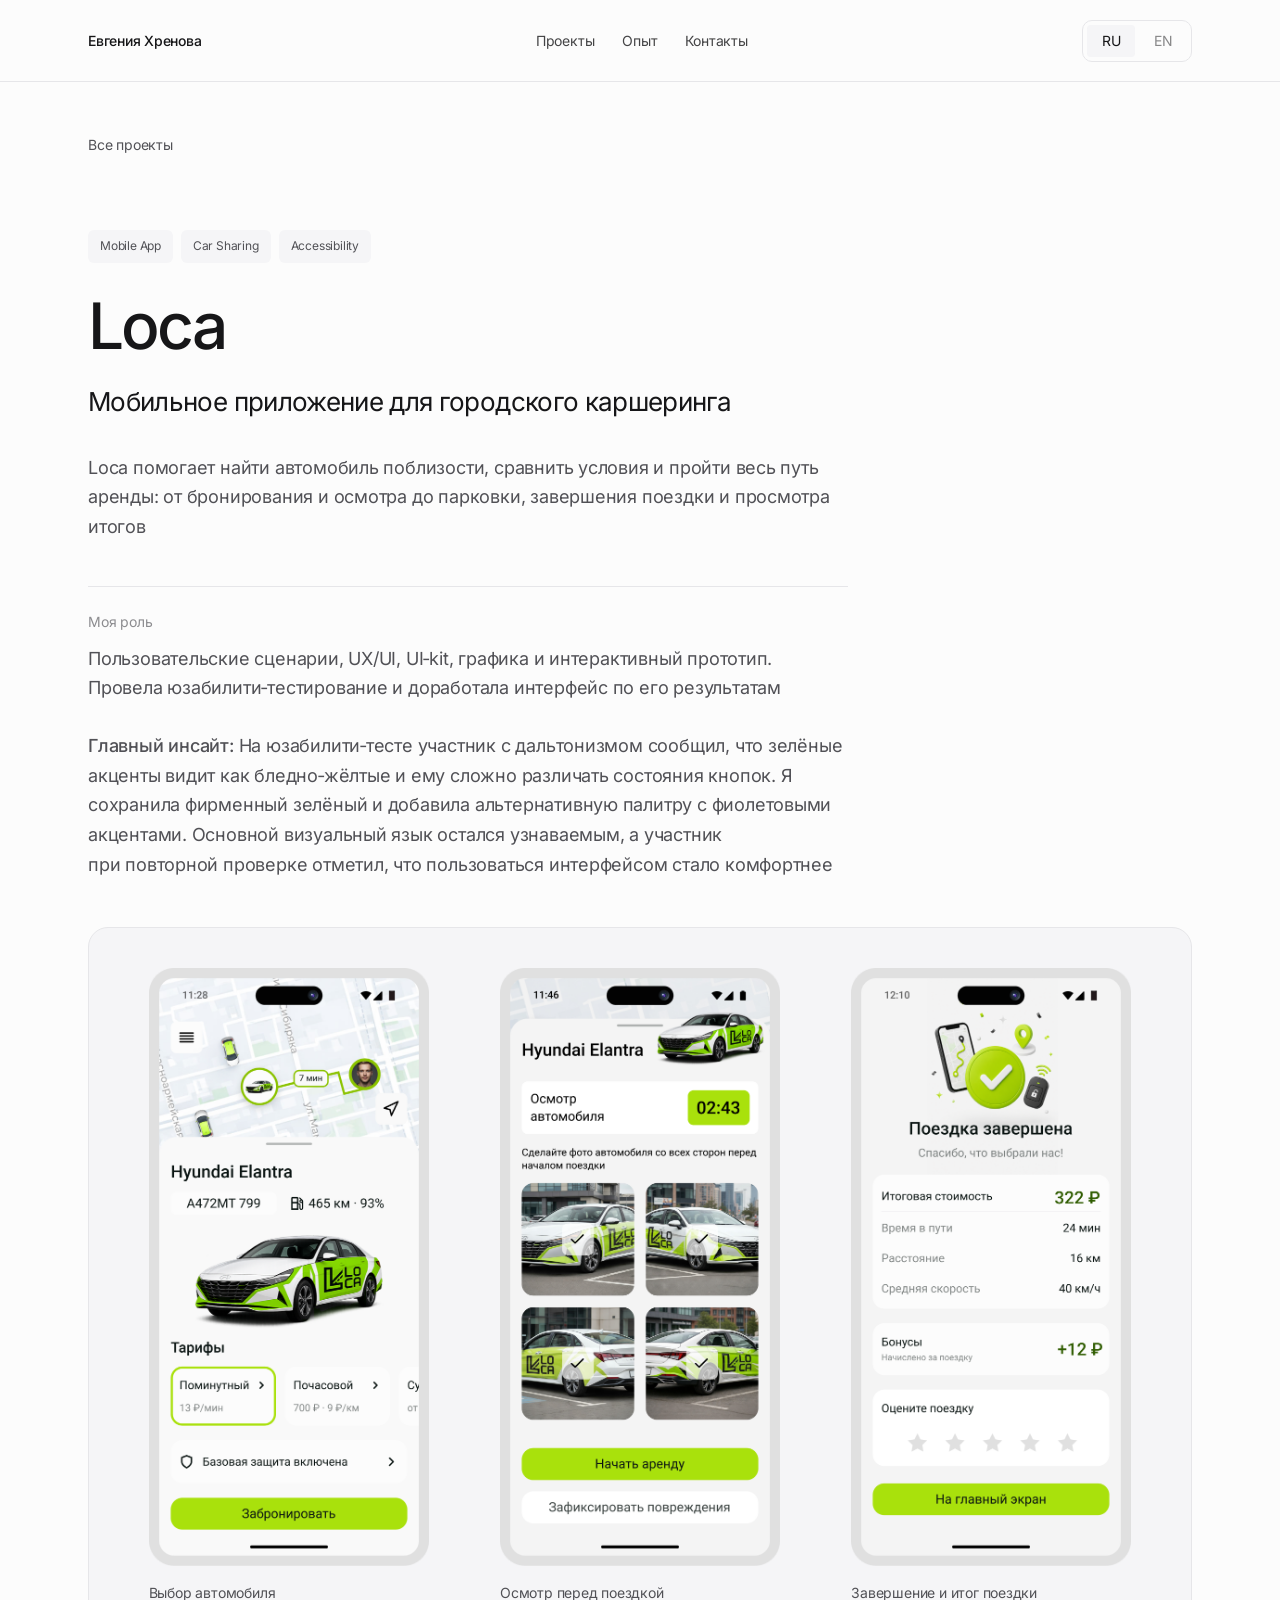
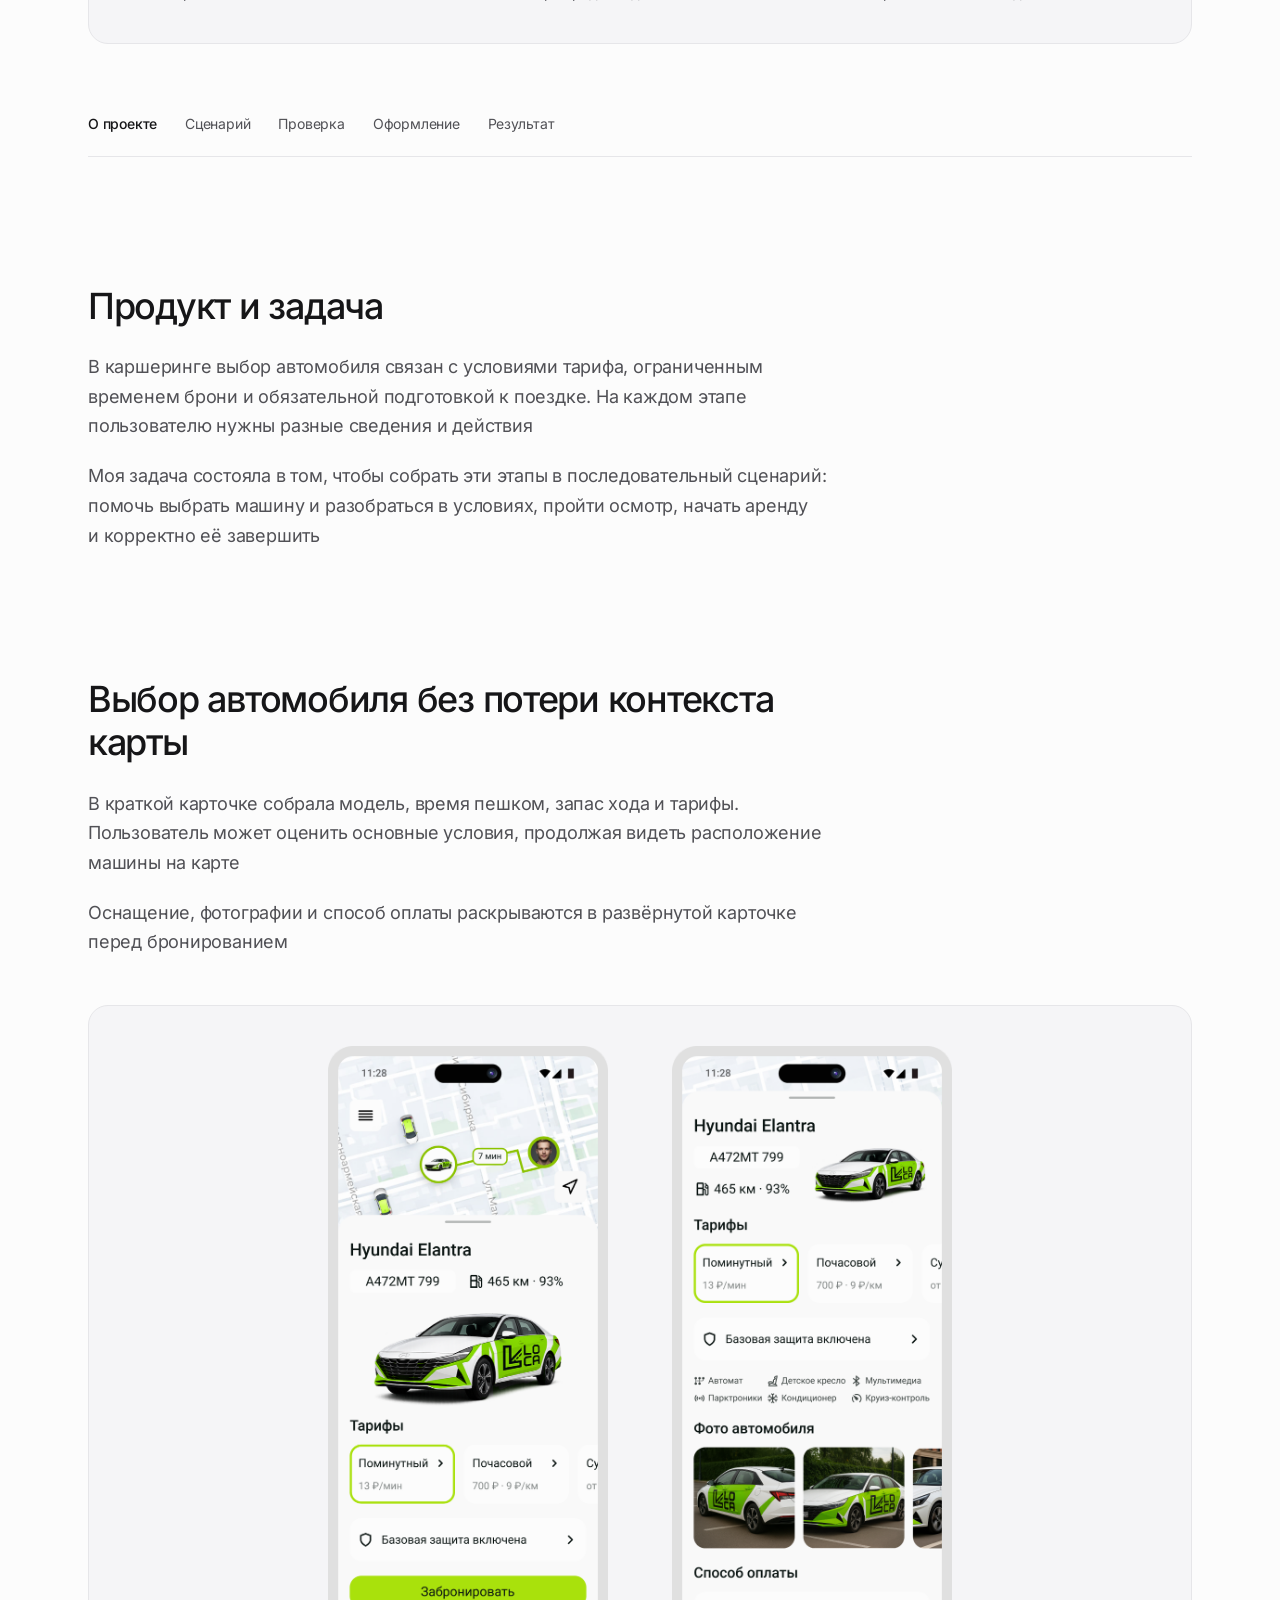
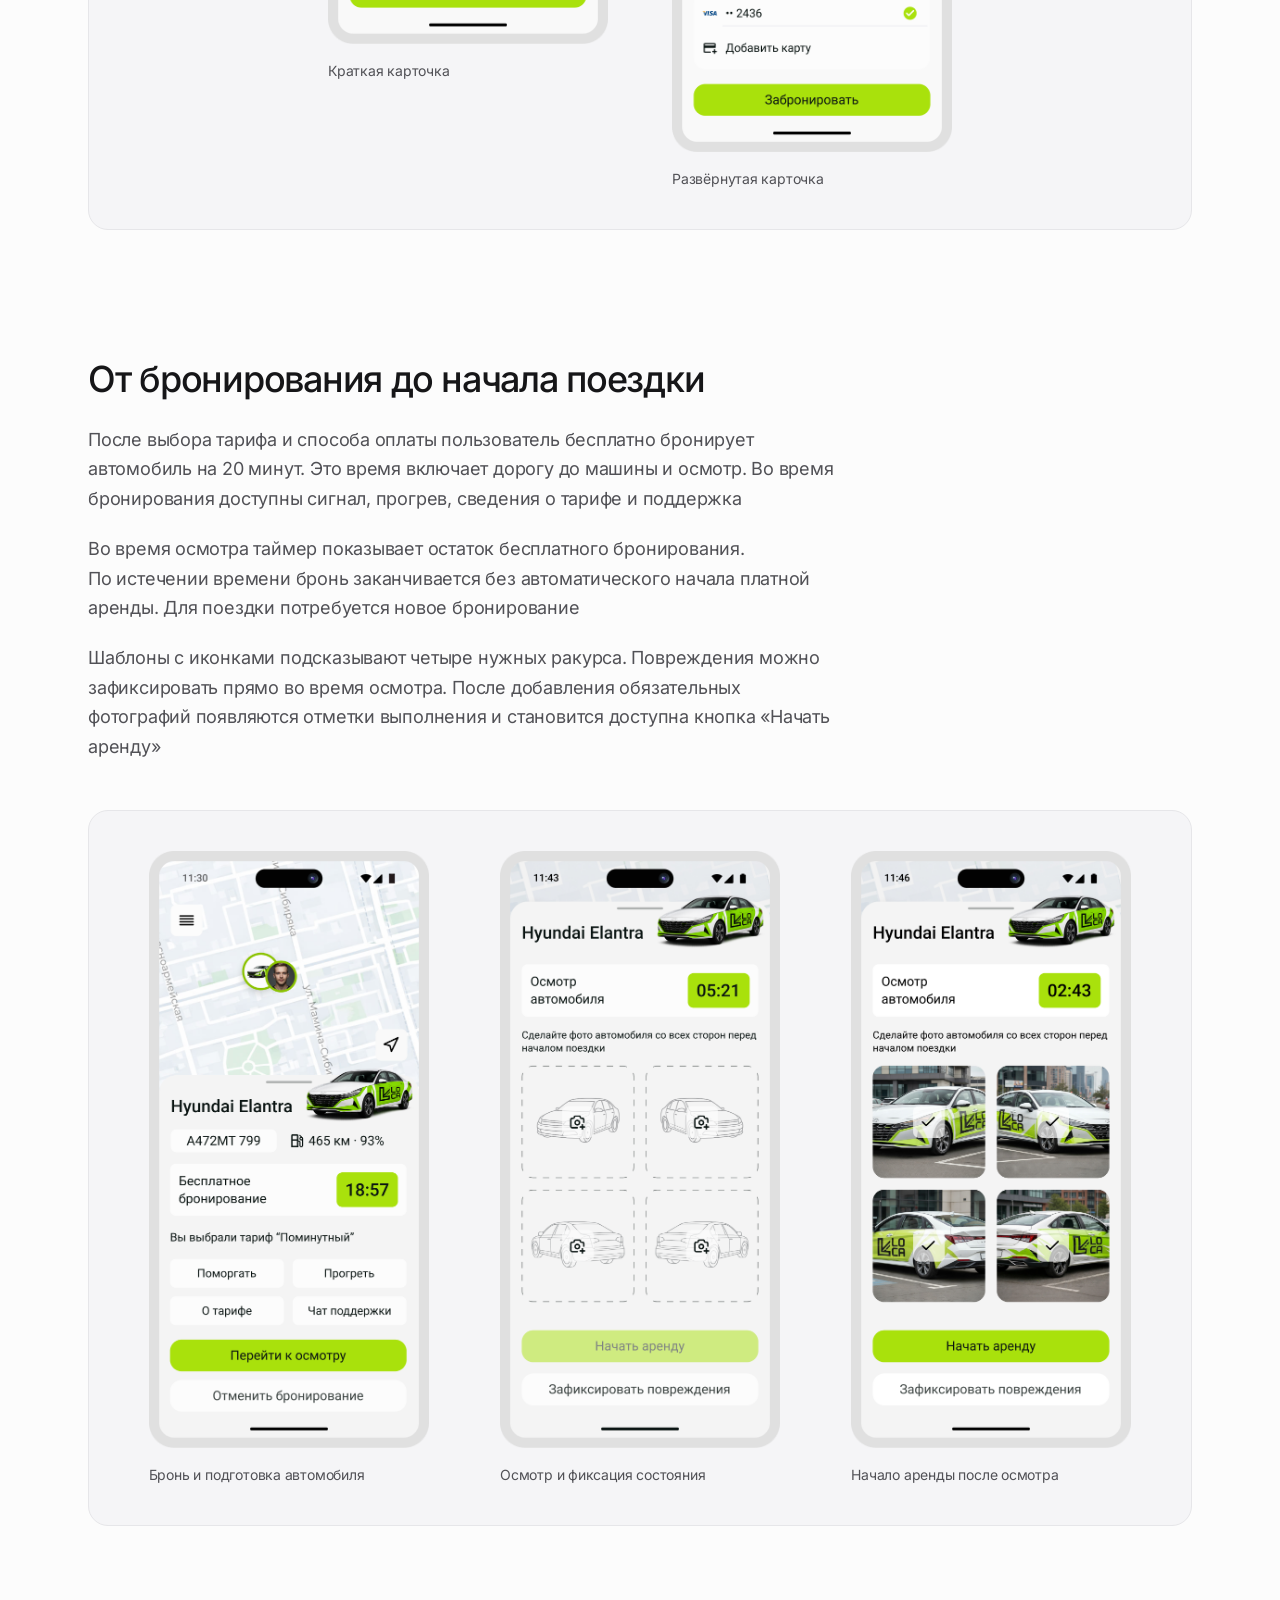
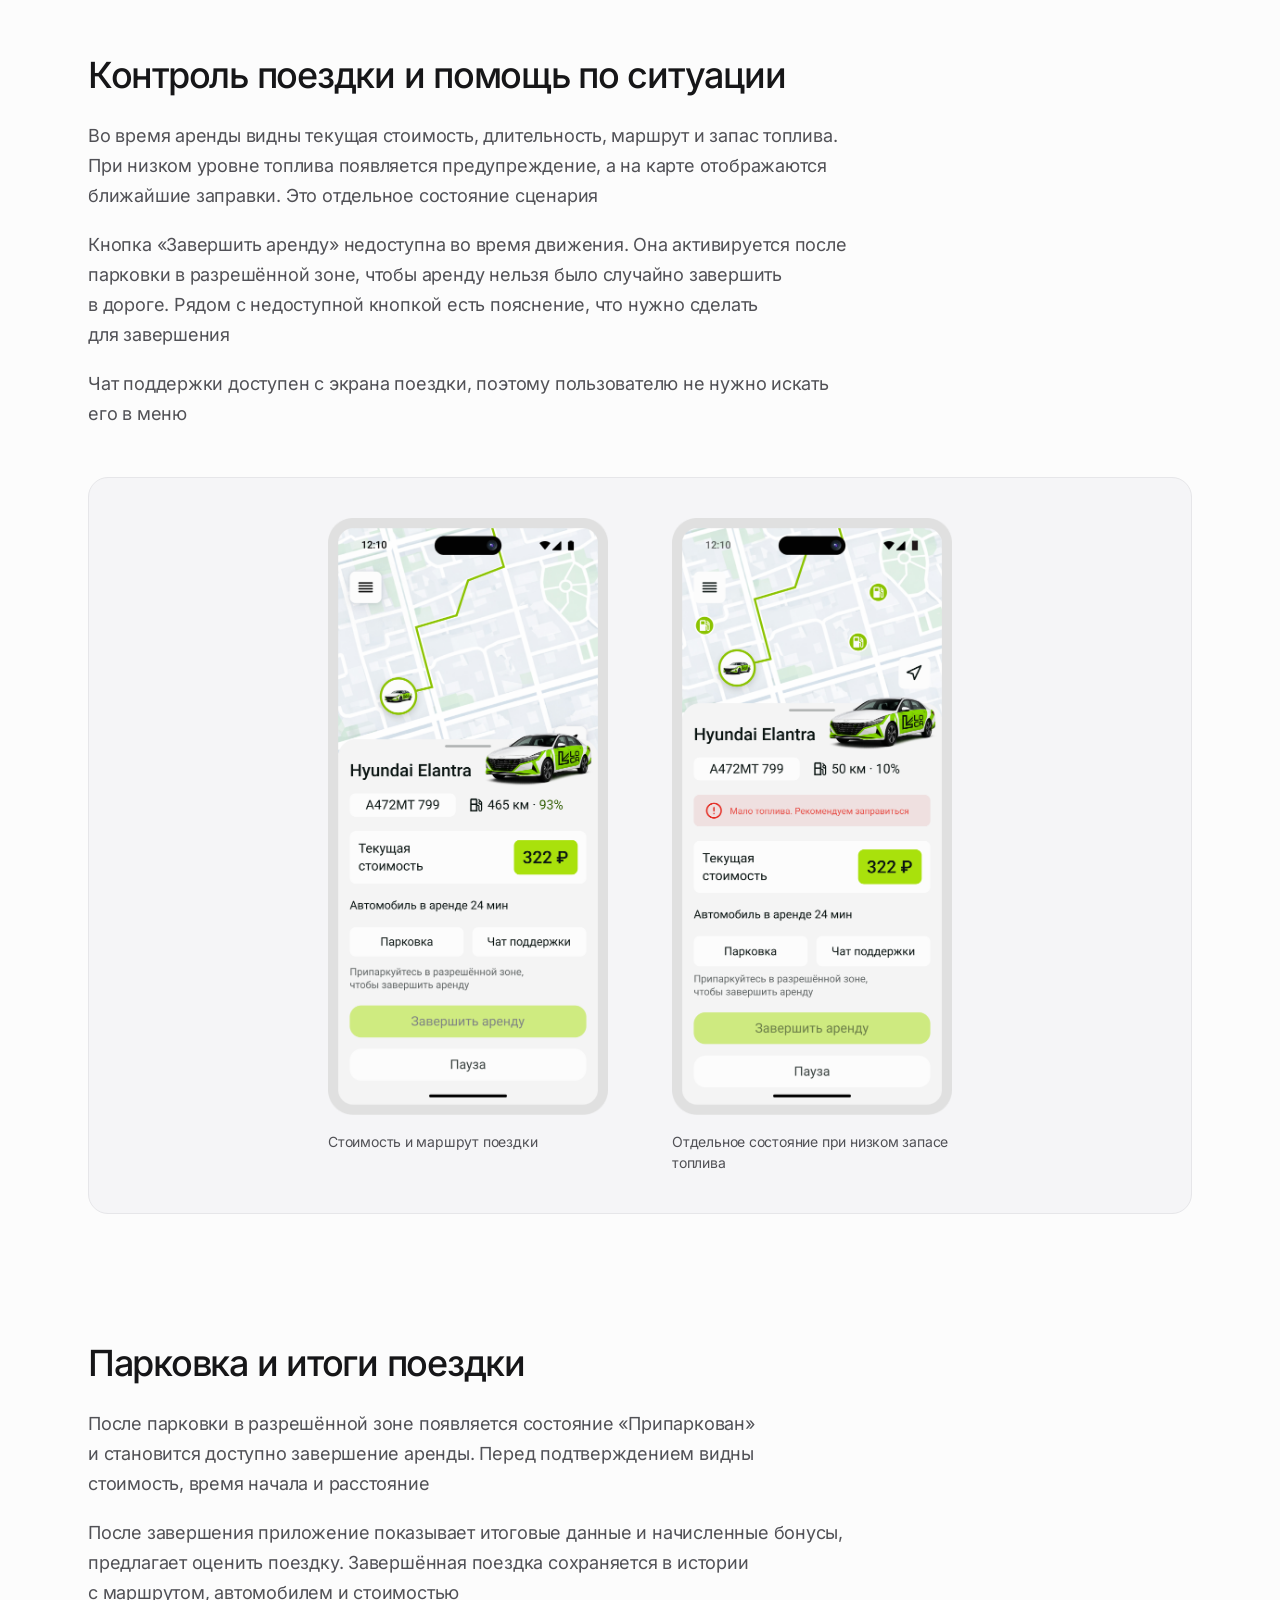
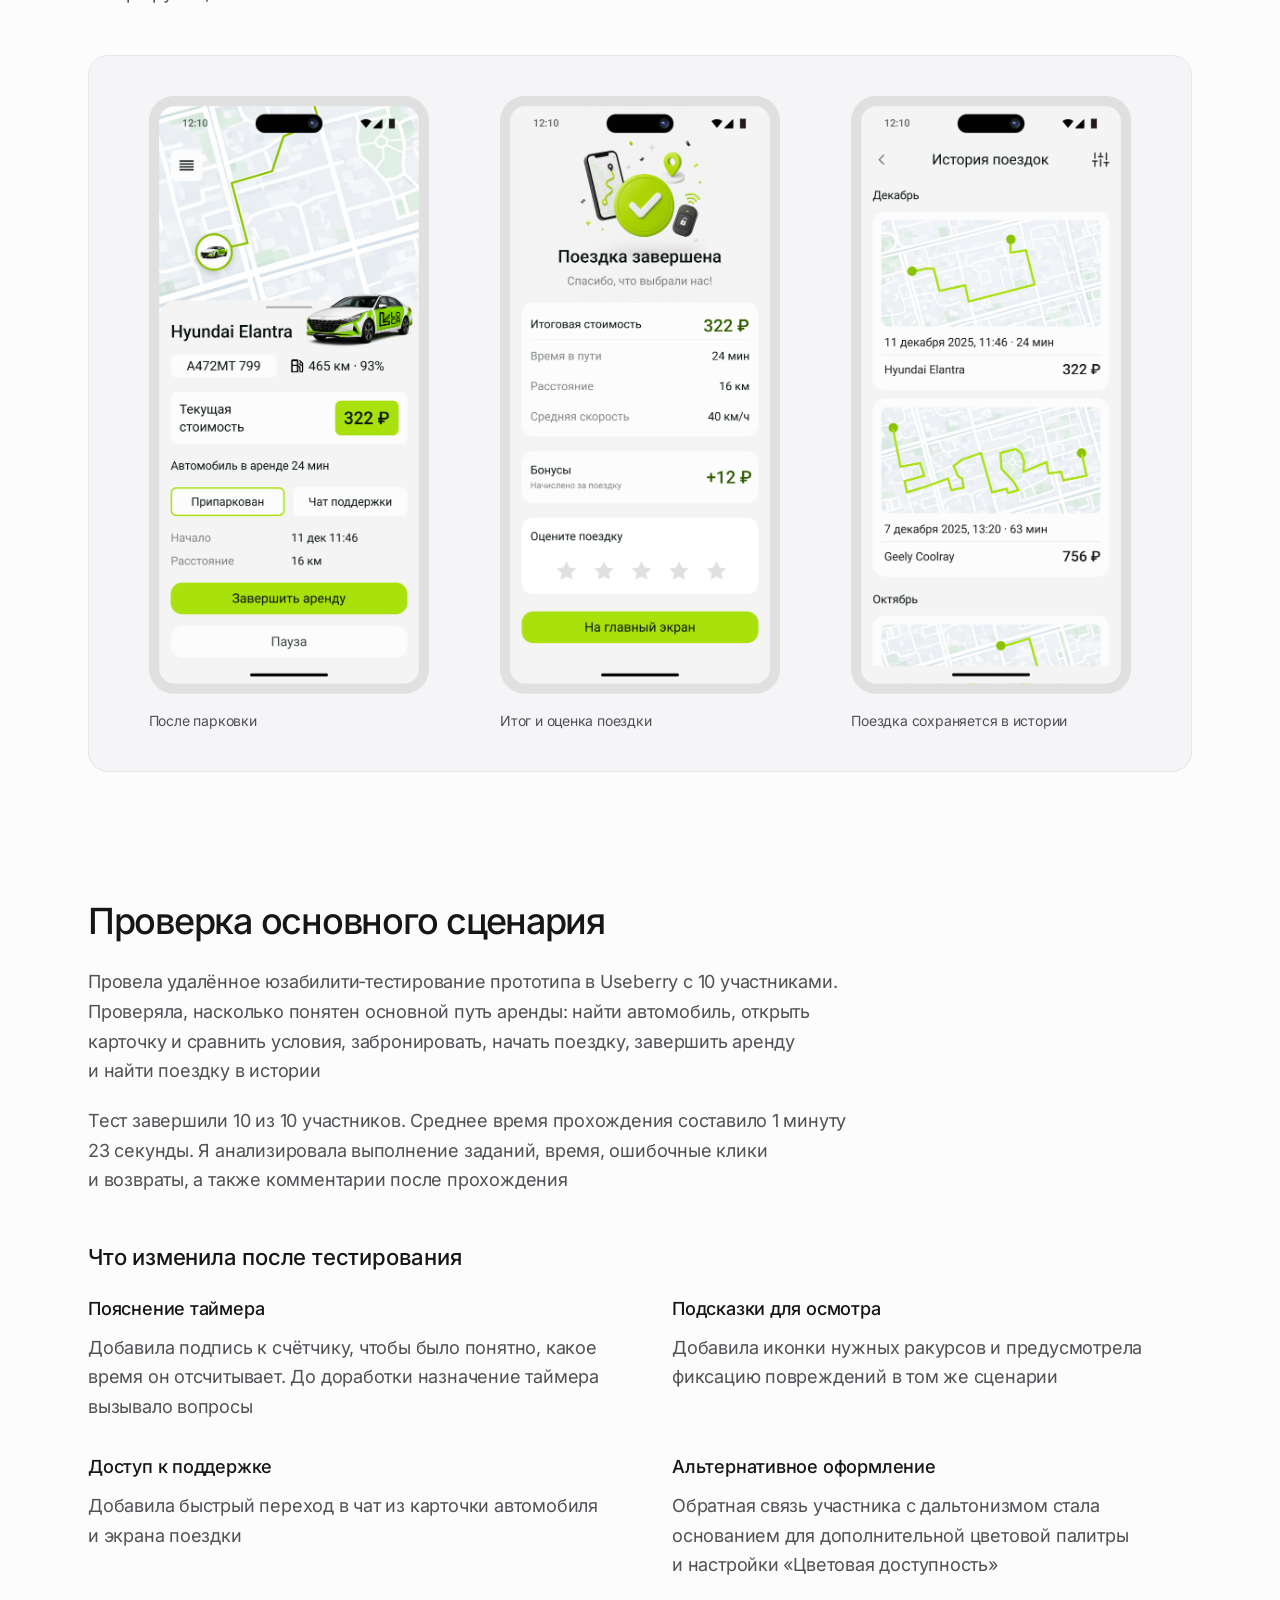
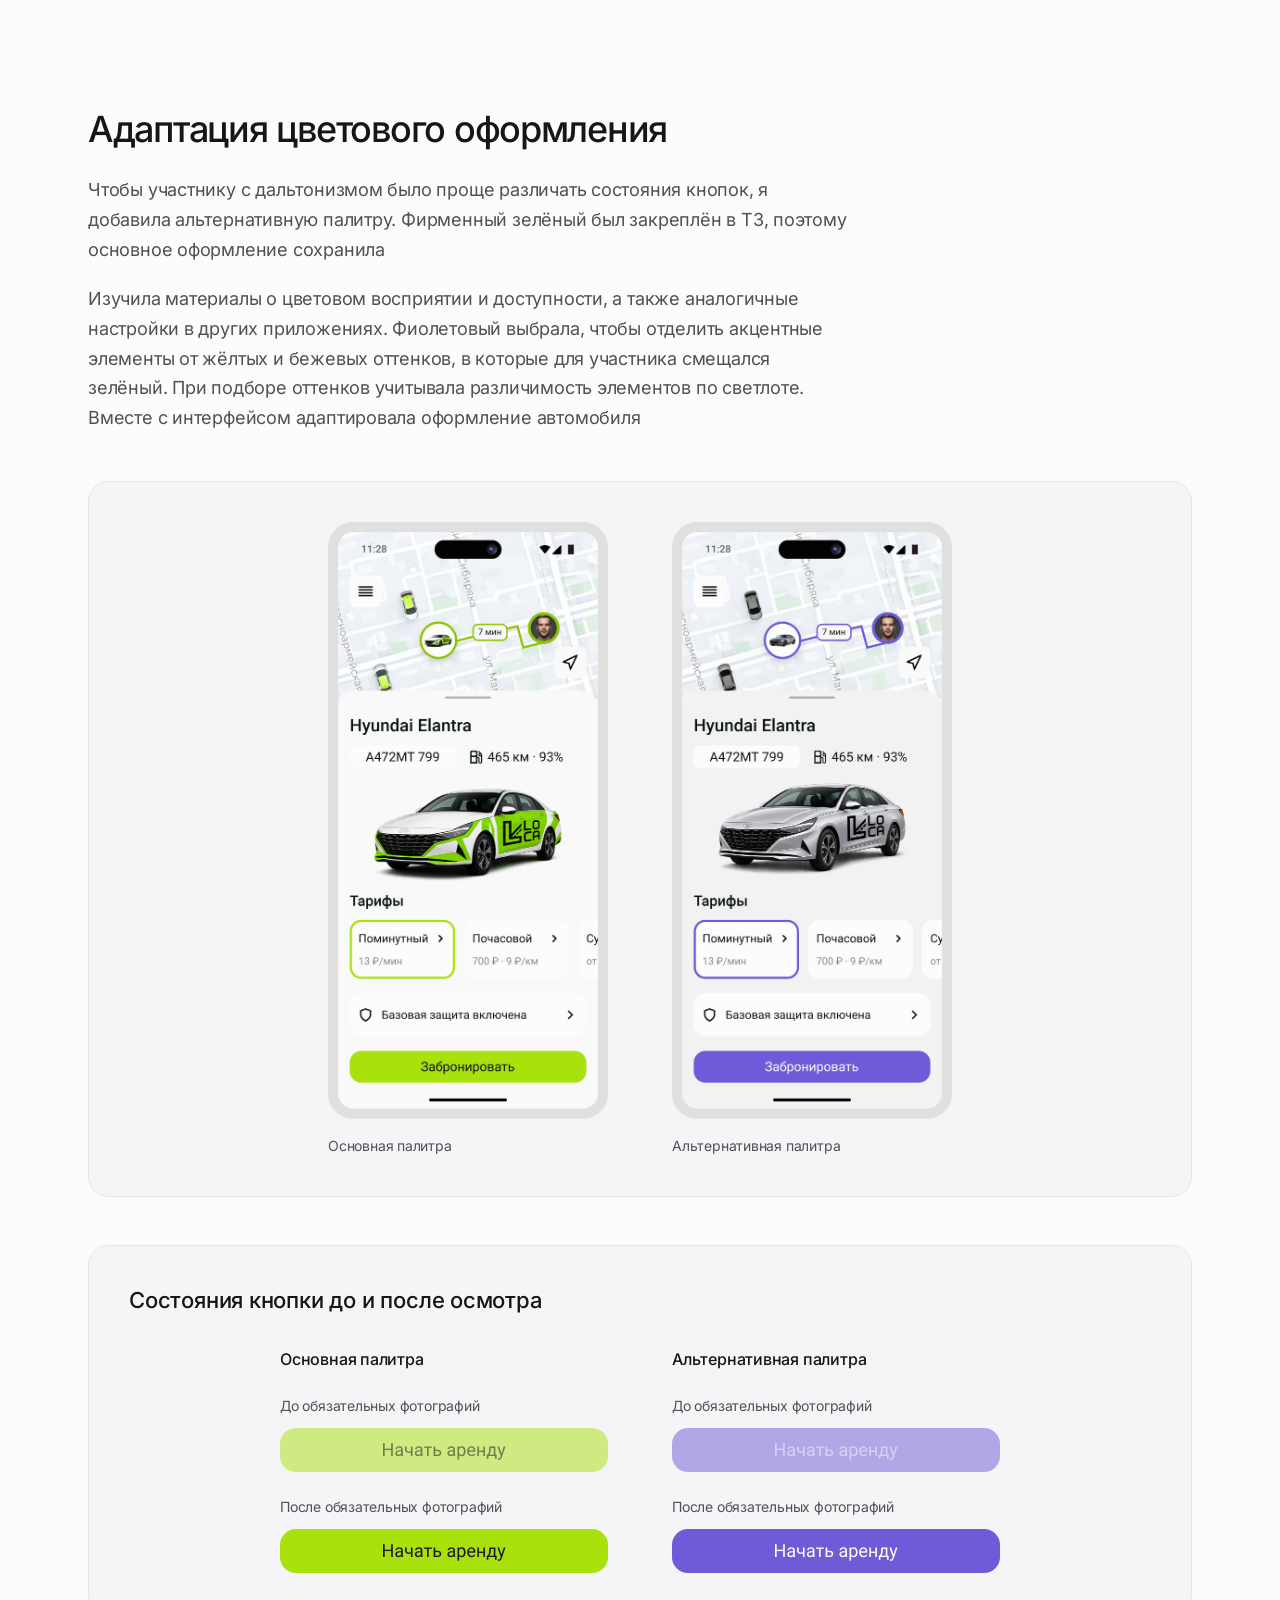
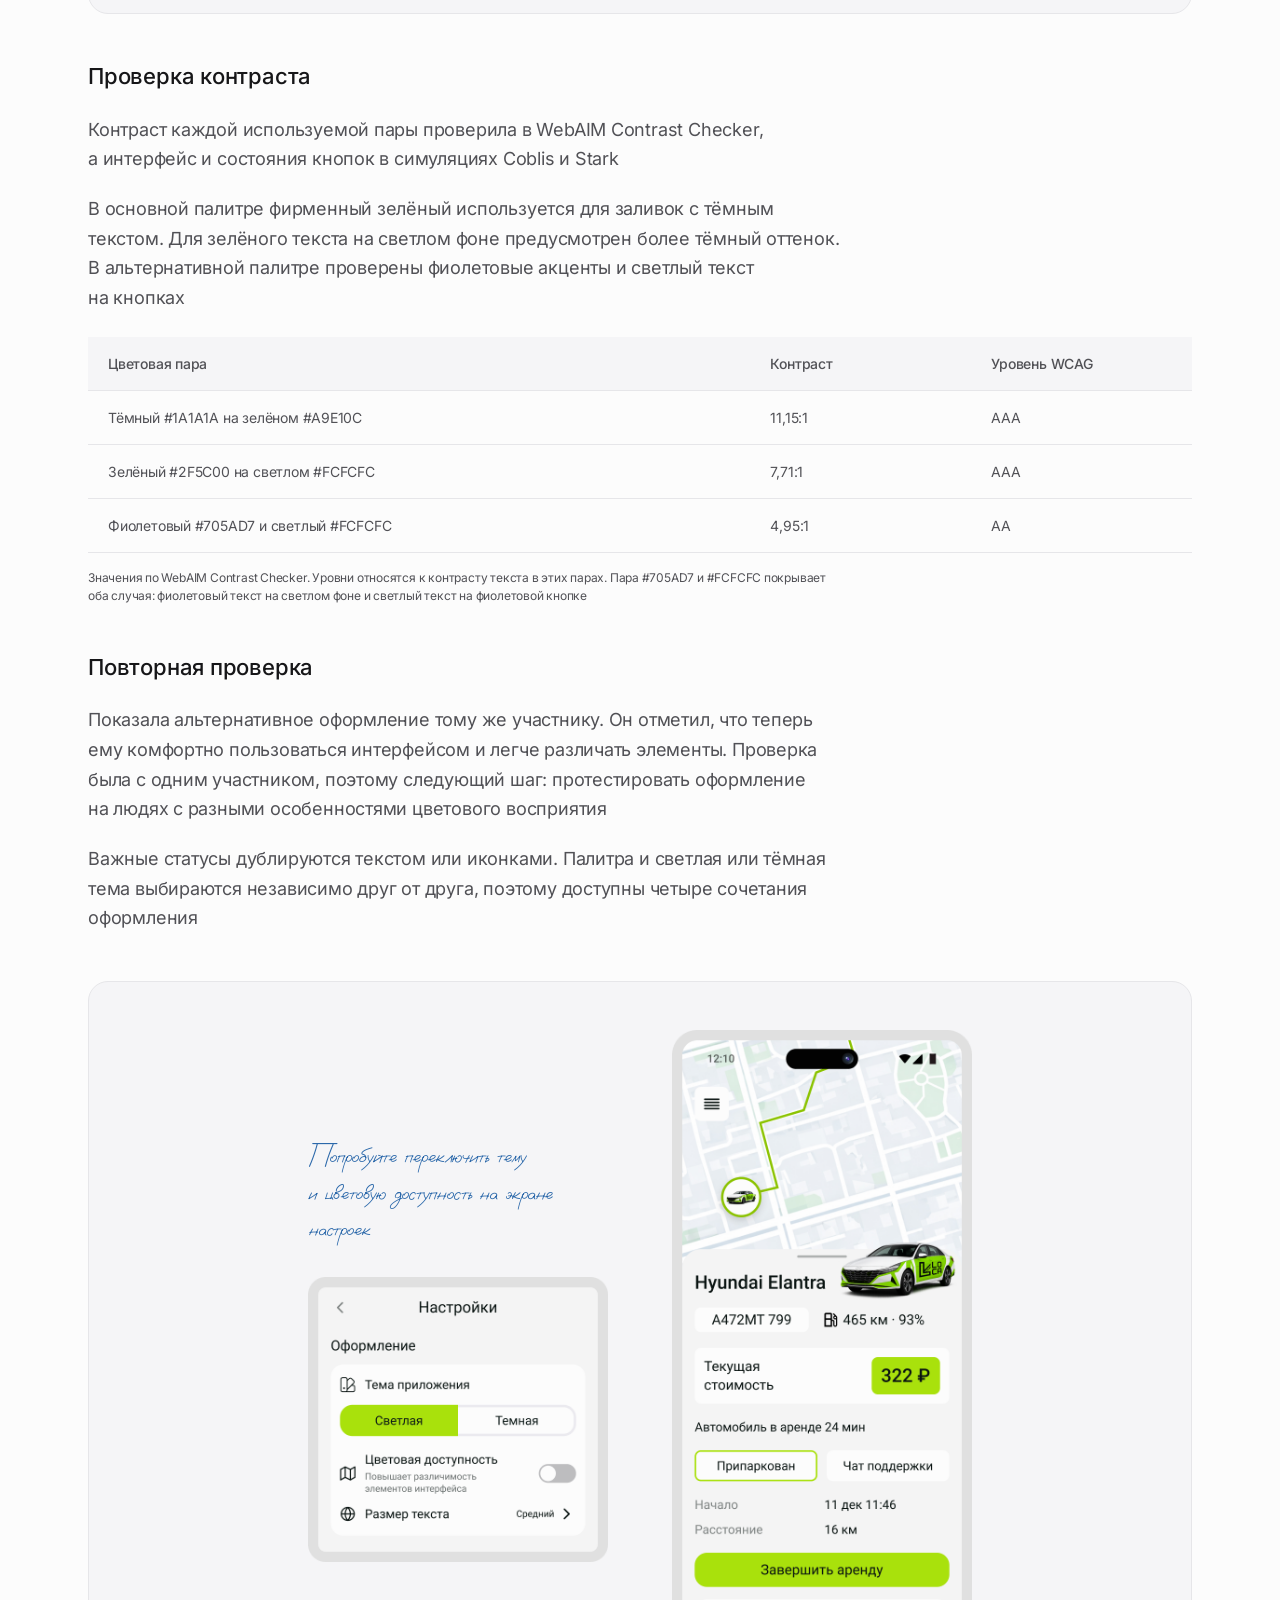
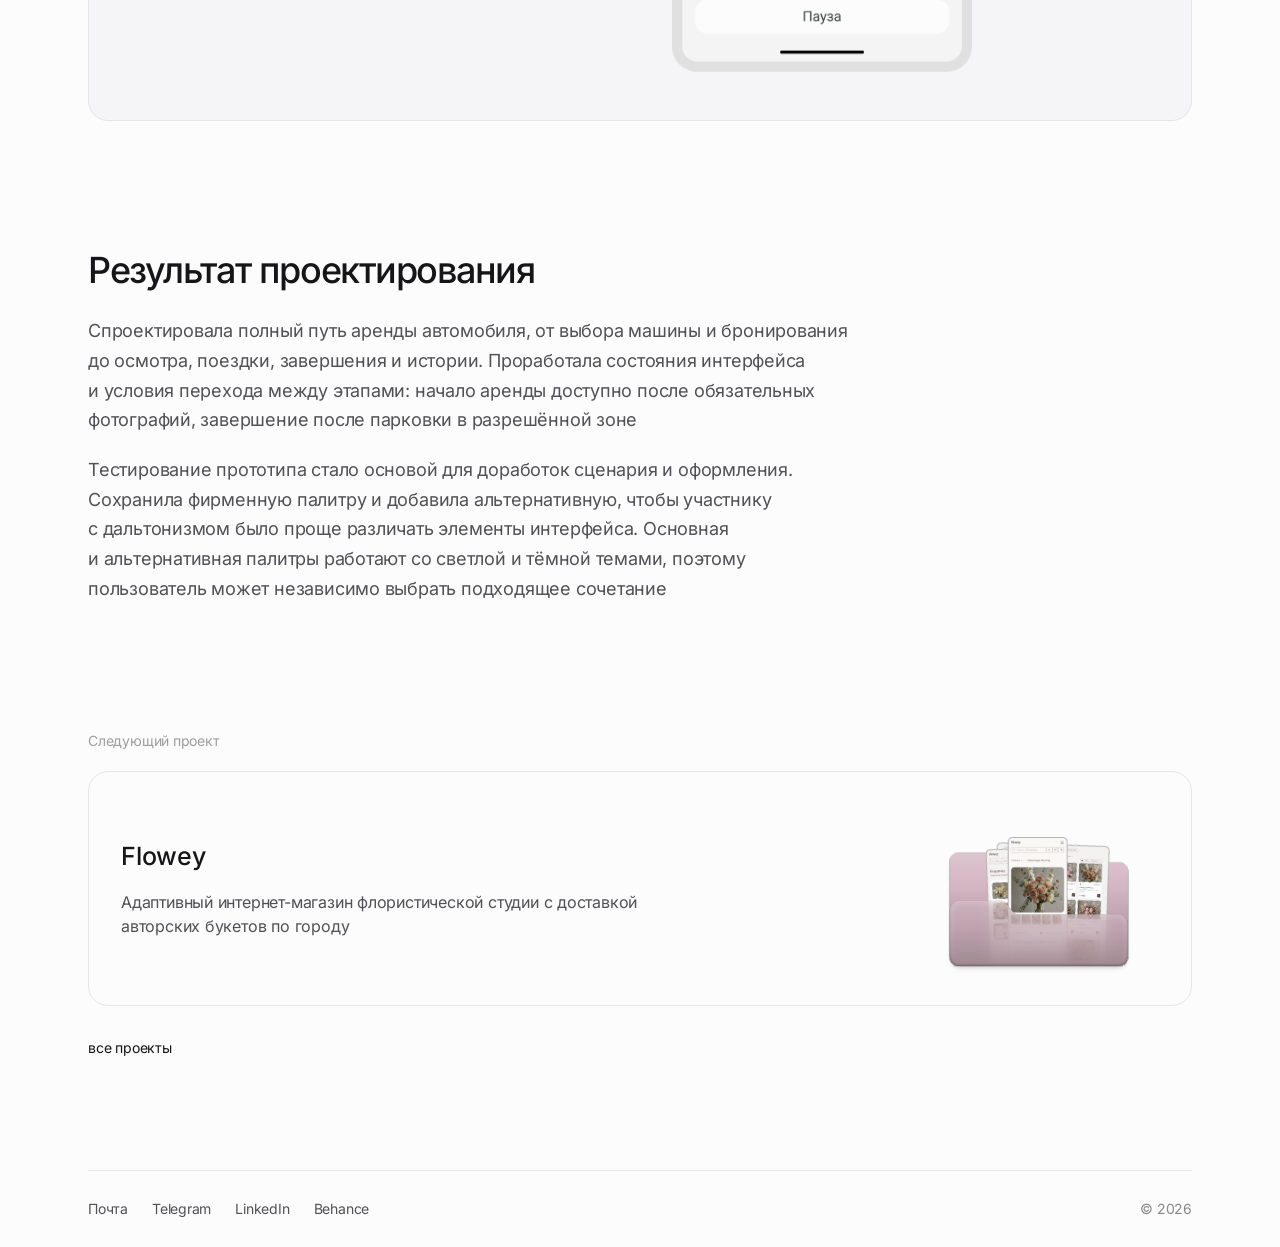
<file: loca/index.html>
<!doctype html><html lang="ru" data-project="Loca"><head><meta charset="utf-8"><meta name="viewport" content="width=device-width,initial-scale=1"><meta name="description" content="Loca помогает найти автомобиль поблизости, сравнить условия и пройти весь путь аренды: от бронирования и осмотра до парковки, завершения поездки и просмотра итогов."><meta name="theme-color" content="#fcfcfc"><title>Loca — Евгения Хренова</title><link rel="stylesheet" href="/fonts.css"><link rel="stylesheet" href="/tokens.css"><link rel="stylesheet" href="/home.css?v=3"><link rel="stylesheet" href="/case.css"><link rel="stylesheet" href="/cryptopulse.css"><link rel="stylesheet" href="/loca.css"><link rel="stylesheet" href="/folder-covers.css"><link rel="stylesheet" href="/custom-cursor.css"><link rel="stylesheet" href="/menu-hover.css?v=2"><link rel="stylesheet" href="/case-images.css?v=1"><script>document.documentElement.classList.add("case-images-js")</script><script src="/case-images.js?v=1" defer onerror="document.documentElement.classList.remove('case-images-js')"></script><link rel="icon" href="/favicon.ico" sizes="16x16 32x32 48x48"><link rel="icon" type="image/svg+xml" href="/favicon.svg" sizes="any"></head><body class="case-page loca-case"><a class="skip" href="#project">К содержанию кейса</a><header class="site-header"><div class="site-header-inner wrap"><a class="name" href="/"><span>Евгения Хренова</span></a><nav aria-label="Основная навигация"><a href="/#projects"><span class="menu-label">Проекты</span></a><a href="/#experience"><span class="menu-label">Опыт</span></a><a href="/#contacts"><span class="menu-label">Контакты</span></a></nav><div class="language-switch" role="group" aria-label="Язык / Language"><button type="button" data-lang="ru" aria-pressed="true">RU</button><button type="button" data-lang="en" aria-pressed="false">EN</button></div></div></header><main class="wrap"><div class="case-back"><a href="/#projects">Все проекты</a></div><section id="project" class="case-intro"><div class="tags"><span data-copy="t10">Mobile App</span><span data-copy="t11">Car Sharing</span><span data-copy="t12">Accessibility</span></div><h1>Loca</h1><p class="case-subtitle">Мобильное приложение для городского каршеринга</p><div class="case-lead"><p data-figma-text="411:20155">Loca помогает найти автомобиль поблизости, сравнить условия и пройти весь путь аренды: от бронирования и осмотра до парковки, завершения поездки и просмотра итогов</p></div><dl class="passport"><div><dt>Моя роль</dt><dd>Пользовательские сценарии, UX/UI, UI‑kit, графика и интерактивный прототип. Провела юзабилити‑тестирование и доработала интерфейс по его результатам</dd></div></dl><p class="loca-insight"><strong>Главный инсайт:</strong> На юзабилити‑тесте участник с дальтонизмом сообщил, что зелёные акценты видит как бледно‑жёлтые и ему сложно различать состояния кнопок. Я сохранила фирменный зелёный и добавила альтернативную палитру с фиолетовыми акцентами. Основной визуальный язык остался узнаваемым, а участник при повторной проверке отметил, что пользоваться интерфейсом стало комфортнее</p><div class="mobile-gallery hero-gallery"><figure><button type="button" class="phone-shot" data-image="/assets/loca/car-v4.png" data-title="Выбор автомобиля" aria-label="Открыть экран: Выбор автомобиля"><img src="/assets/loca/car-v4.png" width="604" height="1289" alt="Выбор автомобиля" fetchpriority="high" loading="eager" decoding="async" data-case-preview="[data-uri]"></button><figcaption data-figma-text="411:20166">Выбор автомобиля</figcaption></figure><figure><button type="button" class="phone-shot" data-image="/assets/loca/inspection-hero-v4.png" data-title="Осмотр перед поездкой" aria-label="Открыть экран: Осмотр перед поездкой"><img src="/assets/loca/inspection-hero-v4.png" width="604" height="1289" alt="Осмотр перед поездкой" loading="lazy" decoding="async" data-case-preview="[data-uri]"></button><figcaption data-figma-text="411:20171">Осмотр перед поездкой</figcaption></figure><figure><button type="button" class="phone-shot" data-image="/assets/loca/result-v4.png" data-title="Завершение и итог поездки" aria-label="Открыть экран: Завершение и итог поездки"><img src="/assets/loca/result-v4.png" width="604" height="1289" alt="Завершение и итог поездки" loading="lazy" decoding="async" data-case-preview="[data-uri]"></button><figcaption data-figma-text="411:20176">Завершение и итог поездки</figcaption></figure></div></section><nav class="case-nav" aria-label="Навигация по кейсу"><a href="#about"><span class="menu-label">О проекте</span></a><a href="#scenario"><span class="menu-label">Сценарий</span></a><a href="#review"><span class="menu-label">Проверка</span></a><a href="#appearance"><span class="menu-label">Оформление</span></a><a href="#result"><span class="menu-label">Результат</span></a></nav><section id="about" class="chapter"><div class="chapter-copy"><h2>Продукт и задача</h2><p data-figma-text="411:20186">В каршеринге выбор автомобиля связан с условиями тарифа, ограниченным временем брони и обязательной подготовкой к поездке. На каждом этапе пользователю нужны разные сведения и действия</p><p data-figma-text="411:20187">Моя задача состояла в том, чтобы собрать эти этапы в последовательный сценарий: помочь выбрать машину и разобраться в условиях, пройти осмотр, начать аренду и корректно её завершить</p></div></section><section id="scenario" class="chapter"><div class="chapter-copy"><h2>Выбор автомобиля без потери контекста карты</h2><p data-figma-text="411:20192">В краткой карточке собрала модель, время пешком, запас хода и тарифы. Пользователь может оценить основные условия, продолжая видеть расположение машины на карте</p><p data-figma-text="411:20193">Оснащение, фотографии и способ оплаты раскрываются в развёрнутой карточке перед бронированием</p></div><div class="mobile-gallery two-up "><figure><button type="button" class="phone-shot" data-image="/assets/loca/car-gallery-v4.png" data-title="Краткая карточка" aria-label="Открыть экран: Краткая карточка"><img src="/assets/loca/car-gallery-v4.png" width="604" height="1289" alt="Краткая карточка" loading="lazy" decoding="async" data-case-preview="[data-uri]"></button><figcaption data-figma-text="411:20200">Краткая карточка</figcaption></figure><figure><button type="button" class="phone-shot" data-image="/assets/loca/car-full-v4.png" data-title="Развёрнутая карточка" aria-label="Открыть экран: Развёрнутая карточка"><img src="/assets/loca/car-full-v4.png" width="604" height="1522" alt="Развёрнутая карточка" loading="lazy" decoding="async" data-case-preview="[data-uri]"></button><figcaption data-figma-text="411:20205">Развёрнутая карточка</figcaption></figure></div></section><section class="chapter"><div class="chapter-copy"><h2>От бронирования до начала поездки</h2><p data-figma-text="411:20210">После выбора тарифа и способа оплаты пользователь бесплатно бронирует автомобиль на 20 минут. Это время включает дорогу до машины и осмотр. Во время бронирования доступны сигнал, прогрев, сведения о тарифе и поддержка</p><p data-figma-text="411:20211">Во время осмотра таймер показывает остаток бесплатного бронирования. По истечении времени бронь заканчивается без автоматического начала платной аренды. Для поездки потребуется новое бронирование</p><p data-figma-text="414:21054">Шаблоны с иконками подсказывают четыре нужных ракурса. Повреждения можно зафиксировать прямо во время осмотра. После добавления обязательных фотографий появляются отметки выполнения и становится доступна кнопка «Начать аренду»</p></div><div class="mobile-gallery "><figure><button type="button" class="phone-shot" data-image="/assets/loca/booking-v4.png" data-title="Бронь и подготовка автомобиля" aria-label="Открыть экран: Бронь и подготовка автомобиля"><img src="/assets/loca/booking-v4.png" width="604" height="1289" alt="Бронь и подготовка автомобиля" loading="lazy" decoding="async" data-case-preview="[data-uri]"></button><figcaption data-figma-text="411:20218">Бронь и подготовка автомобиля</figcaption></figure><figure><button type="button" class="phone-shot" data-image="/assets/loca/inspection-empty-v4.png" data-title="Осмотр и фиксация состояния" aria-label="Открыть экран: Осмотр и фиксация состояния"><img src="/assets/loca/inspection-empty-v4.png" width="604" height="1289" alt="Осмотр и фиксация состояния" loading="lazy" decoding="async" data-case-preview="[data-uri]"></button><figcaption data-figma-text="411:20223">Осмотр и фиксация состояния</figcaption></figure><figure><button type="button" class="phone-shot" data-image="/assets/loca/inspection-ready-v4.png" data-title="Начало аренды после осмотра" aria-label="Открыть экран: Начало аренды после осмотра"><img src="/assets/loca/inspection-ready-v4.png" width="604" height="1289" alt="Начало аренды после осмотра" loading="lazy" decoding="async" data-case-preview="[data-uri]"></button><figcaption data-figma-text="433:22992">Начало аренды после осмотра</figcaption></figure></div></section><section class="chapter"><div class="chapter-copy"><h2>Контроль поездки и помощь по ситуации</h2><p data-figma-text="411:20233">Во время аренды видны текущая стоимость, длительность, маршрут и запас топлива. При низком уровне топлива появляется предупреждение, а на карте отображаются ближайшие заправки. Это отдельное состояние сценария</p><p data-figma-text="411:20234">Кнопка «Завершить аренду» недоступна во время движения. Она активируется после парковки в разрешённой зоне, чтобы аренду нельзя было случайно завершить в дороге. Рядом с недоступной кнопкой есть пояснение, что нужно сделать для завершения</p><p data-figma-text="414:21055">Чат поддержки доступен с экрана поездки, поэтому пользователю не нужно искать его в меню</p></div><div class="mobile-gallery two-up "><figure><button type="button" class="phone-shot" data-image="/assets/loca/trip-v4.png" data-title="Стоимость и маршрут поездки" aria-label="Открыть экран: Стоимость и маршрут поездки"><img src="/assets/loca/trip-v4.png" width="604" height="1289" alt="Стоимость и маршрут поездки" loading="lazy" decoding="async" data-case-preview="[data-uri]"></button><figcaption data-figma-text="411:20241">Стоимость и маршрут поездки</figcaption></figure><figure><button type="button" class="phone-shot" data-image="/assets/loca/fuel-v4.png" data-title="Отдельное состояние при низком запасе топлива" aria-label="Открыть экран: Отдельное состояние при низком запасе топлива"><img src="/assets/loca/fuel-v4.png" width="604" height="1289" alt="Отдельное состояние при низком запасе топлива" loading="lazy" decoding="async" data-case-preview="[data-uri]"></button><figcaption data-figma-text="411:20246">Отдельное состояние при низком запасе топлива</figcaption></figure></div></section><section class="chapter"><div class="chapter-copy"><h2>Парковка и итоги поездки</h2><p data-figma-text="411:20251">После парковки в разрешённой зоне появляется состояние «Припаркован» и становится доступно завершение аренды. Перед подтверждением видны стоимость, время начала и расстояние</p><p data-figma-text="411:20252">После завершения приложение показывает итоговые данные и начисленные бонусы, предлагает оценить поездку. Завершённая поездка сохраняется в истории с маршрутом, автомобилем и стоимостью</p></div><div class="mobile-gallery "><figure><button type="button" class="phone-shot" data-image="/assets/loca/parked-v4.png" data-title="После парковки" aria-label="Открыть экран: После парковки"><img src="/assets/loca/parked-v4.png" width="604" height="1289" alt="После парковки" loading="lazy" decoding="async" data-case-preview="[data-uri]"></button><figcaption data-figma-text="411:20259">После парковки</figcaption></figure><figure><button type="button" class="phone-shot" data-image="/assets/loca/result-gallery-v4.png" data-title="Итог и оценка поездки" aria-label="Открыть экран: Итог и оценка поездки"><img src="/assets/loca/result-gallery-v4.png" width="604" height="1289" alt="Итог и оценка поездки" loading="lazy" decoding="async" data-case-preview="[data-uri]"></button><figcaption data-figma-text="411:20264">Итог и оценка поездки</figcaption></figure><figure><button type="button" class="phone-shot" data-image="/assets/loca/history-v4.png" data-title="Поездка сохраняется в истории" aria-label="Открыть экран: Поездка сохраняется в истории"><img src="/assets/loca/history-v4.png" width="604" height="1289" alt="Поездка сохраняется в истории" loading="lazy" decoding="async" data-case-preview="[data-uri]"></button><figcaption data-figma-text="411:20269">Поездка сохраняется в истории</figcaption></figure></div></section><section id="review" class="chapter"><div class="chapter-copy"><h2>Проверка основного сценария</h2><p data-figma-text="414:21060">Провела удалённое юзабилити‑тестирование прототипа в Useberry с 10 участниками. Проверяла, насколько понятен основной путь аренды: найти автомобиль, открыть карточку и сравнить условия, забронировать, начать поездку, завершить аренду и найти поездку в истории</p><p data-figma-text="414:21061">Тест завершили 10 из 10 участников. Среднее время прохождения составило 1 минуту 23 секунды. Я анализировала выполнение заданий, время, ошибочные клики и возвраты, а также комментарии после прохождения</p></div><div class="loca-review-changes"><h3>Что изменила после тестирования</h3><div class="loca-change-grid"><div><h4>Пояснение таймера</h4><p data-figma-text="414:21067">Добавила подпись к счётчику, чтобы было понятно, какое время он отсчитывает. До доработки назначение таймера вызывало вопросы</p></div><div><h4>Подсказки для осмотра</h4><p data-figma-text="414:21070">Добавила иконки нужных ракурсов и предусмотрела фиксацию повреждений в том же сценарии</p></div><div><h4>Доступ к поддержке</h4><p data-figma-text="414:21074">Добавила быстрый переход в чат из карточки автомобиля и экрана поездки</p></div><div><h4>Альтернативное оформление</h4><p data-figma-text="414:21077">Обратная связь участника с дальтонизмом стала основанием для дополнительной цветовой палитры и настройки «Цветовая доступность»</p></div></div></div></section><section id="appearance" class="chapter"><div class="chapter-copy"><h2>Адаптация цветового оформления</h2><p data-figma-text="411:20274">Чтобы участнику с дальтонизмом было проще различать состояния кнопок, я добавила альтернативную палитру. Фирменный зелёный был закреплён в ТЗ, поэтому основное оформление сохранила</p><p data-figma-text="416:21053">Изучила материалы о цветовом восприятии и доступности, а также аналогичные настройки в других приложениях. Фиолетовый выбрала, чтобы отделить акцентные элементы от жёлтых и бежевых оттенков, в которые для участника смещался зелёный. При подборе оттенков учитывала различимость элементов по светлоте. Вместе с интерфейсом адаптировала оформление автомобиля</p></div><div class="mobile-gallery two-up "><figure><button type="button" class="phone-shot" data-image="/assets/loca/palette-standard-v4.png" data-title="Основная палитра" aria-label="Открыть экран: Основная палитра"><img src="/assets/loca/palette-standard-v4.png" width="604" height="1289" alt="Основная палитра" loading="lazy" decoding="async" data-case-preview="[data-uri]"></button><figcaption data-figma-text="411:20284">Основная палитра</figcaption></figure><figure><button type="button" class="phone-shot" data-image="/assets/loca/palette-car-v4.png" data-title="Альтернативная палитра" aria-label="Открыть экран: Альтернативная палитра"><img src="/assets/loca/palette-car-v4.png" width="604" height="1289" alt="Альтернативная палитра" loading="lazy" decoding="async" data-case-preview="[data-uri]"></button><figcaption data-figma-text="411:20289">Альтернативная палитра</figcaption></figure></div><section class="inspection-comparison" aria-labelledby="inspection-title"><h3 id="inspection-title">Состояния кнопки до и после осмотра</h3><div class="inspection-columns"><div><h4>Основная палитра</h4><figure><figcaption>До обязательных фотографий</figcaption><img src="/assets/loca/button-standard-disabled-v4.png" width="656" height="88" alt="До обязательных фотографий: Начать аренду" loading="lazy" decoding="async" data-case-preview="[data-uri]"></figure><figure><figcaption>После обязательных фотографий</figcaption><img src="/assets/loca/button-standard-enabled-v4.png" width="656" height="88" alt="После обязательных фотографий: Начать аренду" loading="lazy" decoding="async" data-case-preview="[data-uri]"></figure></div><div><h4>Альтернативная палитра</h4><figure><figcaption>До обязательных фотографий</figcaption><img src="/assets/loca/button-alternate-disabled-v4.png" width="656" height="88" alt="До обязательных фотографий: Начать аренду" loading="lazy" decoding="async" data-case-preview="[data-uri]"></figure><figure><figcaption>После обязательных фотографий</figcaption><img src="/assets/loca/button-alternate-enabled-v4.png" width="656" height="88" alt="После обязательных фотографий: Начать аренду" loading="lazy" decoding="async" data-case-preview="[data-uri]"></figure></div></div></section><section class="loca-contrast" aria-labelledby="contrast-title"><h3 id="contrast-title">Проверка контраста</h3><div class="chapter-copy"><p data-figma-text="416:21056">Контраст каждой используемой пары проверила в WebAIM Contrast Checker, а интерфейс и состояния кнопок в симуляциях Coblis и Stark</p><p data-figma-text="416:21057">В основной палитре фирменный зелёный используется для заливок с тёмным текстом. Для зелёного текста на светлом фоне предусмотрен более тёмный оттенок. В альтернативной палитре проверены фиолетовые акценты и светлый текст на кнопках</p></div><table><colgroup><col class="contrast-pair"><col><col></colgroup><thead><tr><th scope="col">Цветовая пара</th><th scope="col">Контраст</th><th scope="col">Уровень WCAG</th></tr></thead><tbody><tr><th scope="row">Тёмный #1A1A1A на зелёном #A9E10C</th><td>11,15:1</td><td>AAA</td></tr><tr><th scope="row">Зелёный #2F5C00 на светлом #FCFCFC</th><td>7,71:1</td><td>AAA</td></tr><tr><th scope="row">Фиолетовый #705AD7 и светлый #FCFCFC</th><td>4,95:1</td><td>AA</td></tr></tbody></table><p class="loca-table-note" data-figma-text="416:21087">Значения по WebAIM Contrast Checker. Уровни относятся к контрасту текста в этих парах. Пара #705AD7 и #FCFCFC покрывает оба случая: фиолетовый текст на светлом фоне и светлый текст на фиолетовой кнопке</p></section><section class="loca-recheck chapter-copy" aria-labelledby="recheck-title"><h3 id="recheck-title">Повторная проверка</h3><p data-figma-text="416:21090">Показала альтернативное оформление тому же участнику. Он отметил, что теперь ему комфортно пользоваться интерфейсом и легче различать элементы. Проверка была с одним участником, поэтому следующий шаг: протестировать оформление на людях с разными особенностями цветового восприятия</p><p data-figma-text="416:21091">Важные статусы дублируются текстом или иконками. Палитра и светлая или тёмная тема выбираются независимо друг от друга, поэтому доступны четыре сочетания оформления</p></section><div class="appearance-demo" data-loca-demo><div class="appearance-settings"><p class="appearance-note">Попробуйте переключить тему и цветовую доступность на экране настроек</p><div class="settings-controls"><img data-demo-settings src="/assets/loca/demo-v4-light-standard-settings.png" width="644" height="610" alt="Настройки оформления Loca" loading="lazy" decoding="async" data-case-preview="[data-uri]"><div class="demo-theme" role="group" aria-label="Тема приложения"><button type="button" data-theme="light" aria-pressed="true" aria-label="Светлая тема"></button><button type="button" data-theme="dark" aria-pressed="false" aria-label="Тёмная тема"></button></div><button type="button" class="demo-accessibility" role="switch" aria-checked="false" aria-label="Цветовая доступность"></button></div></div><figure><button type="button" class="phone-shot demo-trip" data-image="/assets/loca/demo-v4-light-standard-trip.png" data-title="Поездка — выбранное оформление" aria-label="Открыть экран поездки целиком"><img data-demo-trip src="/assets/loca/demo-v4-light-standard-trip.png" width="644" height="1378" alt="Экран поездки Loca" loading="lazy" decoding="async" data-case-preview="[data-uri]"></button></figure><p class="demo-status" role="status" aria-live="polite"></p></div></section><section id="result" class="chapter"><div class="chapter-copy"><h2>Результат проектирования</h2><p data-figma-text="443:22848">Спроектировала полный путь аренды автомобиля, от выбора машины и бронирования до осмотра, поездки, завершения и истории. Проработала состояния интерфейса и условия перехода между этапами: начало аренды доступно после обязательных фотографий, завершение после парковки в разрешённой зоне</p><p data-figma-text="443:22849">Тестирование прототипа стало основой для доработок сценария и оформления. Сохранила фирменную палитру и добавила альтернативную, чтобы участнику с дальтонизмом было проще различать элементы интерфейса. Основная и альтернативная палитры работают со светлой и тёмной темами, поэтому пользователь может независимо выбрать подходящее сочетание</p></div></section><section class="next-project" aria-label="Следующий проект"><p class="chapter-kicker">Следующий проект</p><a class="next-project-card project-folder" href="/flowey/" aria-label="Открыть кейс Flowey"><div class="next-project-copy"><h2>Flowey</h2><p data-copy="t13">Адаптивный интернет-магазин флористической студии с доставкой авторских букетов по городу</p></div><div class="cover folder-cover" aria-hidden="true"><div class="folder-stage" style="left:11.3382900%;top:7.9182158%;width:77.3646415%;height:91.8513034%"><img class="folder-layer folder-back" data-figma-layer="271:14292" src="/assets/folders/flowey-back.svg" width="417" height="270" style="left:-0.0000147%;top:22.4752492%;width:99.9999927%;height:77.5247508%" alt="" loading="lazy" decoding="async"><span class="folder-screen-clip"><img class="folder-layer folder-screen" data-figma-layer="271:14293" src="/assets/folders/flowey-screen-0.png" width="573" height="627" style="left:31.9623455%;top:-1.1395685%;width:68.8022184%;height:90.0218043%;--rest-x:-10.7024959%;--rest-y:15.3219585%;--rest-angle:-6.00000deg" alt="" loading="lazy" decoding="async"><img class="folder-layer folder-screen" data-figma-layer="271:14656" src="/assets/folders/flowey-screen-1.png" width="327" height="586" style="left:3.6529727%;top:4.3635226%;width:39.2421742%;height:84.0605286%;--rest-x:30.6473158%;--rest-y:16.4085376%;--rest-angle:6.00000deg" alt="" loading="lazy" decoding="async"><img class="folder-layer folder-screen" data-figma-layer="271:14798" src="/assets/folders/flowey-screen-2.png" width="270" height="620" style="left:32.9630087%;top:-2.8542003%;width:32.3196362%;height:89.0804598%;--rest-x:1.2213254%;--rest-y:17.4193548%;--rest-angle:0.00000deg" alt="" loading="lazy" decoding="async"></span><span class="folder-glass" style="left:0.4966729%;top:53.2673101%;width:99.0066322%;height:44.8515092%;--pocket-mask:url('/assets/folders/flowey-front.svg')"></span><img class="folder-layer folder-front" data-figma-layer="271:14888" src="/assets/folders/flowey-front.svg" width="413" height="157" style="left:0.4966729%;top:53.2673101%;width:99.0066322%;height:44.8515092%" alt="" loading="lazy" decoding="async"></div></div></a><a class="back-projects" href="/#projects">все проекты</a></section><footer id="contacts" data-site-footer></footer></main><dialog id="viewer" class="phone-viewer" aria-label="Просмотр экранов Loca"><div class="viewer-bar"><p id="viewer-title"></p><button type="button" class="close" aria-label="Закрыть просмотр">Закрыть</button></div><div class="viewer-content"><img id="viewer-image" alt=""></div></dialog><script src="/case-translations.js?v=2"></script><script src="/loca-translations.js"></script><script src="/translations.js?v=3"></script><script src="/case.js"></script><script src="/app.js"></script><script src="/loca-demo.js"></script><script src="/folder-covers.js"></script><script src="/scroll-reveal.js"></script><script src="/custom-cursor.js"></script><script src="/site-footer.js?v=1"></script><script src="/menu-hover.js?v=3"></script><script src="/quick-contacts.js?v=20" defer></script></body></html>
</file>
<file: fonts.css>
@font-face {
  font-family: 'Golos Text';
  font-style: normal;
  font-weight: 400;
  font-display: swap;
  src: url(assets/fonts/golos-0.ttf) format('truetype');
}
@font-face {
  font-family: 'Golos Text';
  font-style: normal;
  font-weight: 500;
  font-display: swap;
  src: url(assets/fonts/golos-1.ttf) format('truetype');
}
@font-face {
  font-family: 'Golos Text';
  font-style: normal;
  font-weight: 600;
  font-display: swap;
  src: url(assets/fonts/golos-2.ttf) format('truetype');
}

@font-face{font-family:'Inter';font-style:normal;font-weight:400;font-display:swap;src:url('assets/fonts/inter-0.ttf') format('truetype')}
@font-face{font-family:'Inter';font-style:normal;font-weight:500;font-display:swap;src:url('assets/fonts/inter-1.ttf') format('truetype')}
@font-face{font-family:'Vasek';font-style:italic;font-weight:400;font-display:swap;src:url('assets/fonts/vasek-italic.ttf') format('truetype')}
</file>
<file: tokens.css>
/* Portfolio foundations. All pages use these roles; product artwork keeps its own UI. */
:root {
  --paper:#fcfcfc;
  --ink:#161618;
  --body:#515156;
  --muted:#737379;
  --line:#e6e6e9;
  --surface:#f5f5f7;
  --accent:#2b68aa;
  --overlay:#080909aa;
  --shadow:#0809090b;
  --font-ui:Inter,Arial,sans-serif;
  --font-hand:Vasek,cursive;
  --space-1:8px;
  --space-2:16px;
  --space-3:24px;
  --space-4:32px;
  --space-5:48px;
  --space-6:64px;
  --section-gap:clamp(96px,10vw,144px);
  --chapter-gap:128px;
  --media-gap:48px;
  --content-width:1104px;
  --reading-width:760px;
  --radius-card:20px;
  --radius-control:10px;
  --title-size:clamp(44px,5vw,64px);
  --heading-size:36px;
  --subheading-size:22px;
  --text-main:26px;
  --text-body:18px;
  --text-small:14px;
  --leading-body:1.65;
  --motion-duration:560ms;
  --motion-ease:cubic-bezier(.22,.61,.36,1);
}
@media(max-width:760px) {
  :root {--reading-width:100%;--chapter-gap:96px;--heading-size:30px;--media-gap:40px}
}
@media(max-width:620px) {
  :root {
    --section-gap:88px;
    --chapter-gap:80px;
    --media-gap:32px;
    --radius-card:16px;
    --title-size:42px;
    --heading-size:28px;
    --subheading-size:20px;
    --text-main:22px;
    --text-body:16px;
  }
}
</file>
<file: home.css>
*{box-sizing:border-box}html{scroll-behavior:smooth;scroll-padding-top:104px}body{margin:0;background:var(--paper);color:var(--ink);font:14px/1.5 var(--font-ui);-webkit-font-smoothing:antialiased;letter-spacing:-.015em}a{color:inherit;text-decoration:none}button,summary{font:inherit;color:inherit}button,a,summary{-webkit-tap-highlight-color:transparent}button{cursor:pointer}a:focus-visible,button:focus-visible,summary:focus-visible{outline:2px solid var(--accent);outline-offset:5px}button:disabled{cursor:default}img{display:block}h1,h2,h3,p{margin:0;font-weight:400}a,button,summary{touch-action:manipulation}.wrap{width:min(100% - 64px,var(--content-width));margin-inline:auto}.skip{position:fixed;left:16px;top:-70px;z-index:100;background:var(--ink);color:#fff;padding:12px}.skip:focus{top:12px}.site-header{position:sticky;top:0;z-index:30;background:var(--paper);border-bottom:1px solid var(--line)}@supports(backdrop-filter:blur(20px)){.site-header{background:rgba(252,252,252,.88);backdrop-filter:blur(20px);-webkit-backdrop-filter:blur(20px)}}.site-header-inner{height:81px;display:flex;align-items:center;justify-content:space-between;gap:24px}.name{font-weight:500;white-space:nowrap}.site-header nav{display:flex;gap:28px}.site-header nav a{display:flex;align-items:center;min-height:44px;opacity:.8}.language-switch{display:flex;gap:4px;border:1px solid var(--line);border-radius:var(--radius-control);padding:4px}.language-switch button{border:0;background:none;border-radius:4px;min-width:48px;height:32px;padding:0 12px}.language-switch button[aria-pressed=true]{background:var(--surface)}.language-switch button[aria-pressed=false]{opacity:.5}.home-main{display:flex;flex-direction:column;gap:var(--section-gap)}.intro{padding-top:112px;display:flex;flex-direction:column;gap:32px}.intro-top{display:flex;align-items:flex-start;justify-content:space-between;gap:28px}.intro-avatar{width:80px;height:80px;object-fit:cover;border-radius:50%}.hand{font-family:var(--font-hand);font-weight:400;font-style:italic;letter-spacing:0;color:var(--accent);font-size:33.337px;line-height:1.05}.hand.soft{opacity:.5}.intro-title{font-size:54px;letter-spacing:3px;white-space:nowrap}.intro h1{font-size:24px;line-height:1.5;letter-spacing:-.025em}.intro h1 strong{display:block;max-width:1000px;font-size:clamp(34px,3.5vw,46px);font-weight:500;line-height:1.15;letter-spacing:-.04em;text-wrap:balance}.intro h1>span{display:block;max-width:780px;margin-top:24px;color:var(--body);text-wrap:pretty}.intro-links{display:flex;align-items:flex-start;gap:12px;margin-top:32px}.action{min-height:46px;padding:11px 28px;display:inline-flex;align-items:center;justify-content:center;border:1px solid var(--ink);border-radius:var(--radius-control);background:transparent;font-size:16px;line-height:1.4;cursor:pointer;transition:background .16s,color .16s}.action:hover{background:#f0f0f0}.action.primary{background:var(--ink);color:var(--paper)}.action.primary:hover{background:#252727}.contact-menu{position:relative}.contact-menu summary{list-style:none}.contact-menu summary::-webkit-details-marker{display:none}.contact-options{position:absolute;z-index:40;left:0;top:calc(100% + 8px);width:190px;border:1px solid var(--line);border-radius:8px;background:var(--paper);padding:6px;box-shadow:0 8px 24px var(--shadow)}.contact-options a{display:flex;align-items:center;min-height:44px;padding:10px 14px;border-radius:4px;font-size:14px}.contact-options a:hover{background:var(--surface)}.projects{display:grid;grid-template-columns:repeat(2,minmax(0,1fr));gap:64px 32px}.project{min-width:0;display:flex;flex-direction:column}.cover{position:relative;display:block;width:100%;aspect-ratio:538/378.873;overflow:hidden;border:0;border-radius:8px;padding:0;background:var(--line);cursor:zoom-in}.cover.agro{cursor:pointer;background:#e9eee8}.cover.crypto{background:#eeedf3}.cover.loca{background:#edf0e8}.cover.flowey{background:#f3eeec}.desktop-preview{position:absolute;inset:30px 29px 0;overflow:hidden;border-radius:5px 5px 0 0}.desktop-preview img{width:100%;height:auto}.desktop-preview.has-bar{padding-top:30px}.agro-preview-title{position:absolute;inset:0 0 auto;height:30px;display:flex;align-items:center;gap:5px;padding:0 14px;background:#f7f9f6}.agro-preview-title span{width:4px;height:4px;border-radius:50%;background:#c1c9bf}.agro-preview-title:after{content:"AgroMatrix";margin-left:8px;font-size:9px;color:#6a7466;letter-spacing:0}.preview-device{position:absolute;top:26px;left:50%;transform:translateX(-50%);width:39%;height:calc(100% - 26px);overflow:hidden;border-radius:17px 17px 0 0}.preview-device img{width:100%;height:auto}.loca .preview-device{top:21px;width:34%;height:calc(100% - 21px)}.flowey .desktop-preview{left:28px;right:28px}.project-details{padding:24px 8px 0;display:flex;flex-direction:column;gap:20px;flex:1}.project-copy{display:flex;flex-direction:column;gap:12px}.project h2{font-size:24px;font-weight:500;line-height:1.25;letter-spacing:-.03em}.project p{font-size:16px;line-height:1.6;color:var(--body)}.tags{display:flex;gap:8px;flex-wrap:wrap}.tags span{display:flex;align-items:center;justify-content:center;min-height:33px;min-width:0;padding:6px 12px;border-radius:6px;background:var(--surface);font-size:12px;line-height:1.4;color:var(--body)}.section-heading{display:flex;align-items:flex-start;justify-content:space-between;gap:28px;margin-bottom:20px}.section-heading h2{font-size:var(--heading-size);font-weight:500;line-height:1.2;letter-spacing:-.035em}.experience-note{width:514px;max-width:55%}.experience-note span{display:block}.experience-note span+span{text-align:right}.job{display:grid;grid-template-columns:163px 348px minmax(0,1fr);gap:28px;padding:28px 0}.job+.job{border-top:1px solid var(--line)}.job-date,.job p{font-size:14px;line-height:1.4}.job h3{font-size:20px;font-weight:500;line-height:24.7px}.job-company{opacity:.6;margin-top:4px}.approach{max-width:900px;font-size:var(--heading-size);line-height:1.3;letter-spacing:-.03em}.approach p>span{color:var(--body)}.approach strong{display:block;font-weight:500}.personal-label{font-size:14px;opacity:.5;margin-bottom:20px}.personal-journal{display:grid;grid-template-columns:445fr 631fr;gap:28px}.personal-left,.personal-right{display:flex;flex-direction:column;gap:20px;min-width:0}.personal-left .hand{max-width:401px}.personal-photos{display:grid;grid-template-columns:1fr 1fr;gap:28px}.personal-left .personal-photos{height:198px}.personal-right .personal-photos{flex:1;min-height:200px}.personal-photo{background:var(--line);border-radius:4px}.personal-right>.hand{text-align:right;white-space:nowrap}.contact-tiles{display:grid;grid-template-columns:minmax(0,1fr) repeat(3,180px);gap:28px}.contact-tile{display:flex;align-items:flex-end;min-height:180px;padding:28px;border:1px solid var(--line);border-radius:var(--radius-card);font-size:16px;transition:background .16s,border-color .16s}.contact-tile:hover{background:var(--surface);border-color:#c9c9c9}.copyright{padding:54px 0 20px;opacity:.5;font-size:14px}dialog{border:1px solid var(--line);border-radius:var(--radius-card);max-width:min(1100px,94vw);width:max-content;padding:0;background:var(--paper);color:var(--ink)}dialog::backdrop{background:var(--overlay)}.viewer-bar{position:sticky;top:0;display:flex;align-items:center;justify-content:space-between;gap:24px;padding:16px 20px;background:var(--paper);border-bottom:1px solid var(--line)}.close{background:none;border:0;min-height:44px;padding:8px;font-size:14px}.viewer-content{max-height:78vh;overflow:auto;padding:16px}.viewer-content img{max-width:100%;height:auto;margin:auto}body:has(dialog[open]){overflow:hidden}
@media(max-width:1100px){.job{grid-template-columns:150px 220px minmax(0,1fr)}.contact-tiles{grid-template-columns:2fr repeat(3,1fr);gap:20px}.intro-title{font-size:46px}.personal-right>.hand{white-space:normal}}
@media(max-width:800px){.home-main{gap:var(--section-gap)}.intro{padding-top:90px}.site-header nav{gap:18px}.language-switch button{min-width:38px;padding:0 8px}.job{grid-template-columns:110px 190px minmax(0,1fr);gap:20px}.experience-note{max-width:60%;font-size:29px}.contact-tile{min-height:150px;padding:22px}.personal-journal,.personal-photos{gap:20px}.tags span{min-width:0}.intro h1{font-size:22px}}
@media(max-width:620px){html{scroll-padding-top:85px}.wrap{width:calc(100% - 40px)}.site-header-inner{height:64px;min-height:64px;display:flex;flex-wrap:nowrap;gap:16px;padding:0}.site-header .name{display:inline-flex;align-items:center;min-height:44px;flex-shrink:0}.site-header nav{display:none}.language-switch{flex-shrink:0}.language-switch button{height:28px;min-width:36px}.home-main{gap:var(--section-gap)}.intro{padding-top:56px;gap:28px}.intro-avatar{width:68px;height:68px}.intro-title{font-size:34px;letter-spacing:1px;white-space:nowrap;max-width:190px;text-align:right}.intro h1{font-size:20px;line-height:1.5;letter-spacing:-.02em}.intro h1 strong{display:block;font-size:32px;line-height:1.18;letter-spacing:-.035em}.intro h1>span{margin-top:20px}.intro-links{margin-top:24px}.action{padding:11px 23px}.projects{grid-template-columns:1fr;gap:48px}.project-details{padding:20px 0 0;gap:16px}.cover{aspect-ratio:1.42}.desktop-preview{inset:22px 20px 0}.flowey .desktop-preview{inset:22px 20px 0}.preview-device{top:20px;height:calc(100% - 20px);border-radius:12px 12px 0 0}.project h2{font-size:22px}.project p{font-size:15px}.tags{gap:6px}.tags span{font-size:11px;padding:6px 9px}.section-heading{display:block;margin-bottom:24px}.section-heading h2{font-size:var(--heading-size)}.experience-note{max-width:none;width:auto;margin:22px 0 0;font-size:30px}.experience-note span+span{text-align:left;margin-top:4px}.job{grid-template-columns:1fr;gap:10px;padding:24px 0}.job-date{opacity:.6}.job h3{font-size:19px}.job p{font-size:14px;line-height:1.6}.approach{font-size:var(--heading-size);line-height:1.35}.personal-journal{grid-template-columns:1fr;gap:28px}.hand{font-size:32px}.personal-photos{gap:16px}.personal-left .personal-photos{height:auto}.personal-photo{aspect-ratio:1.05}.personal-right .personal-photos{min-height:0}.personal-right>.hand{white-space:normal;max-width:300px;align-self:flex-end}.personal-right .personal-photo{aspect-ratio:.95}.contact-tiles{grid-template-columns:1fr 1fr;gap:16px}.contact-tile{min-height:145px;padding:22px}.copyright{padding-top:40px}.viewer-bar{gap:12px;padding:10px 12px}.viewer-bar p{font-size:12px}.viewer-content{padding:8px}}
@media(prefers-reduced-motion:reduce){html{scroll-behavior:auto}*,*:before,*:after{transition:none!important}}

.cover[href]{cursor:pointer}
@media(min-width:841px){
 .home .home-main > .intro + .projects{margin-top:-56px}
}
</file>
<file: folder-covers.css>
/* The Figma composition is the fully open state. All geometry is proportional. */
.project-folder .folder-cover{background:transparent;container-type:inline-size;isolation:isolate;cursor:pointer}
.folder-stage{position:absolute;overflow:visible;border-radius:2.15cqw}
.folder-layer,.folder-glass{position:absolute;display:block;pointer-events:none;user-select:none}
.folder-layer{object-fit:fill}
.folder-back{z-index:0}
.folder-screen-clip{position:absolute;inset:0;z-index:1;clip-path:inset(-25% -25% 7% -25%);pointer-events:none}
.folder-screen{z-index:1;transform-origin:50% 85%;transform:translate(0,0) rotate(0);transition:transform 480ms cubic-bezier(.22,.61,.36,1)}
.folder-glass{z-index:10;-webkit-backdrop-filter:blur(3cqw);backdrop-filter:blur(3cqw);-webkit-mask-image:var(--pocket-mask);mask-image:var(--pocket-mask);-webkit-mask-size:100% 100%;mask-size:100% 100%;-webkit-mask-repeat:no-repeat;mask-repeat:no-repeat}
.folder-front{z-index:11}
.folder-badge{z-index:12}
.project-folder .project-details{flex:1}
.project-folder:focus-visible{outline:2px solid var(--accent);outline-offset:6px;border-radius:8px}
@media(hover:hover) and (pointer:fine){
 .project-folder .folder-screen{transform:translate(var(--rest-x),var(--rest-y)) rotate(var(--rest-angle))}
 .project-folder:hover .folder-screen,.project-folder:focus-visible .folder-screen{transform:translate(0,0) rotate(0)}
}
@media(hover:none),(pointer:coarse){
 .project-folder .folder-screen{transition-duration:300ms}
 .folder-motion-ready .folder-screen{transform:translate(var(--rest-x),var(--rest-y)) rotate(var(--rest-angle))}
 .folder-motion-ready.is-open .folder-screen{transform:translate(0,0) rotate(0)}
}
@media(prefers-reduced-motion:reduce){
 .project-folder .folder-screen{transform:none!important;transition:none!important}
}

/* Live status text follows the site language and scales with its cover. */
.folder-status{display:flex;align-items:center;justify-content:center;padding:0 1.2cqw;border-radius:999px;background:#faf5d6;color:#5b563b;font-size:2.5cqw;line-height:1;white-space:nowrap}
.folder-status-group{display:inline-flex;align-items:center;justify-content:center;gap:1.2cqw}
.folder-status-group::before{content:"";width:1cqw;height:1cqw;flex-shrink:0;border-radius:50%;background:#8e8244}
</file>
<file: custom-cursor.css>
/* Dot + trailing ring, adapted from the supplied MK Effects custom-cursor reference. */
.portfolio-cursor{display:none;position:fixed;inset:0;z-index:2147483647;pointer-events:none!important;overflow:hidden;color:var(--cursor-color,var(--accent))}
.portfolio-cursor__dot,.portfolio-cursor__ring{position:absolute;top:0;left:0;pointer-events:none!important;will-change:transform}
.portfolio-cursor__dot::after,.portfolio-cursor__ring::after{content:"";display:block;border-radius:50%;transition:transform 220ms cubic-bezier(.16,1,.3,1),background-color 220ms ease,border-color 220ms ease}
.portfolio-cursor__dot::after{width:12px;height:12px;margin:-6px 0 0 -6px;background:currentColor}
.portfolio-cursor__ring::after{width:44px;height:44px;margin:-22px 0 0 -22px;border:1px solid currentColor;opacity:.6}
.portfolio-cursor.is-interactive .portfolio-cursor__dot::after{transform:scale(.5)}
.portfolio-cursor.is-interactive .portfolio-cursor__ring::after{transform:scale(.6);border-color:transparent;background:rgba(43,104,170,.18);background:color-mix(in srgb,currentColor 18%,transparent)}
.portfolio-cursor.is-pressed .portfolio-cursor__dot::after{transform:scale(.3)}
.portfolio-cursor.is-pressed .portfolio-cursor__ring::after{transform:scale(.8);background:rgba(43,104,170,.28);background:color-mix(in srgb,currentColor 28%,transparent)}
@media(hover:hover) and (pointer:fine) and (prefers-reduced-motion:no-preference) and (forced-colors:none){
 html.portfolio-cursor-visible,html.portfolio-cursor-visible *{cursor:none!important}
 html.portfolio-cursor-visible .portfolio-cursor.is-visible{display:block}
 /* Native editing, embedded content and browser media controls keep their own pointers. */
 html.portfolio-cursor-visible :is(input,textarea,[contenteditable]:not([contenteditable="false"])){cursor:text!important}
 html.portfolio-cursor-visible :is(select,iframe,video[controls],audio[controls]){cursor:auto!important}
}
@media print{.portfolio-cursor{display:none!important}}
</file>
<file: menu-hover.css>
/* Direction-aware underline; no width or layout changes on hover. */
:is(.site-header nav,.case-nav,.site-footer-links) a>.menu-label{position:relative;display:inline-block}
:is(.site-header nav,.case-nav,.site-footer-links) a>.menu-label::after{content:"";position:absolute;left:0;bottom:-5px;width:100%;height:2px;border-radius:1px;background:var(--accent);pointer-events:none;transform:scaleX(0);transform-origin:var(--menu-origin,50%) 50%;transition:transform 600ms cubic-bezier(.22,1,.36,1)}
@media(hover:hover) and (pointer:fine){
 :is(.site-header nav,.case-nav,.site-footer-links) a:hover{color:var(--accent);opacity:1}
 :is(.site-header nav,.case-nav,.site-footer-links) a:hover>.menu-label::after{transform:scaleX(1)}
}
:is(.site-header nav,.case-nav,.site-footer-links) a:focus-visible>.menu-label::after{transform:scaleX(1)}
@media(prefers-reduced-motion:reduce){
 :is(.site-header nav,.case-nav,.site-footer-links) a>.menu-label::after{transition:none}
}
</file>
<file: case.css>
/* Case pages share foundations, header, controls and footer with the homepage. */
html:has(.case-page){scroll-padding-top:174px}
.case-page{--case-copy:min(100%,var(--reading-width))}
.case-page main{padding-bottom:0}
.case-back{padding-top:40px;font-size:14px;color:var(--body)}
.case-back a{display:inline-flex;min-height:44px;align-items:center}
.case-back a:hover,.back-projects:hover{color:var(--accent)}
.case-intro{padding-top:64px}
.case-intro .tags{margin-bottom:28px}
.case-intro .tags span{min-width:0}
.case-intro h1{font-size:var(--title-size);font-weight:500;line-height:1.08;letter-spacing:-.045em;margin-bottom:24px;text-wrap:balance}
.case-subtitle{max-width:var(--case-copy);font-size:var(--text-main);line-height:1.4;font-weight:400;letter-spacing:-.025em;text-wrap:pretty}
.case-lead{max-width:var(--case-copy);font-size:var(--text-body);line-height:var(--leading-body);color:var(--body);margin-top:32px}
.passport{display:grid;grid-template-columns:1fr 1.4fr 1fr;gap:28px;margin:44px 0 64px;padding-top:24px;border-top:1px solid var(--line);max-width:var(--case-copy)}
.passport dt{font-size:14px;color:var(--body);opacity:.65;margin-bottom:12px}
.passport dd{margin:0;font-size:14px;line-height:1.5}
.dot{display:inline-block;width:6px;height:6px;border-radius:50%;background:#398057;margin-right:5px;vertical-align:middle}
figure{margin:0;min-width:0}
.screen-surface,.screen-pair{padding:32px;background:var(--surface);border:1px solid var(--line);border-radius:var(--radius-card)}
.screen-pair{display:grid;gap:24px}
.screen-surface.compact{padding:24px}
.crop-scroll{overflow:auto;max-width:100%;border-radius:4px;scrollbar-width:thin;scrollbar-color:#babfbc transparent}
.crop-scroll:focus-visible{outline:2px solid var(--accent);outline-offset:4px}
.crop{position:relative;overflow:hidden;background:#1f2220;isolation:isolate}
.crop img{position:absolute;display:block;max-width:none;height:auto}
figcaption{font-size:14px;line-height:1.5;color:var(--body);opacity:1;margin-top:16px;max-width:var(--case-copy)}
.case-nav{position:sticky;top:82px;z-index:20;display:flex;align-items:center;gap:28px;overflow:auto;white-space:nowrap;scrollbar-width:none;margin-top:48px;padding:12px 0;background:var(--paper);border-bottom:1px solid var(--line)}
.case-nav a{display:flex;align-items:center;min-height:40px;font-size:14px;color:var(--body)}
.case-nav a[aria-current=true]{color:var(--ink);font-weight:500}
.case-nav a:hover{color:var(--accent)}
.chapter{margin-top:var(--chapter-gap);scroll-margin-top:0}
.chapter-copy{max-width:var(--case-copy)}
.chapter-kicker{font-size:14px;line-height:1.4;color:var(--body);opacity:.55;margin-bottom:20px}
.chapter h2{font-size:var(--heading-size);font-weight:500;line-height:1.2;letter-spacing:-.035em;margin-bottom:24px;max-width:var(--case-copy);text-wrap:pretty}
.chapter-copy>p:not(.chapter-kicker){font-size:var(--text-body);line-height:var(--leading-body);color:var(--body);margin-bottom:20px}
.chapter-copy>p:last-child{margin-bottom:0}
.role-tasks{display:grid;grid-template-columns:repeat(3,minmax(0,1fr));gap:28px;margin:40px 0;padding:28px 0;border-top:1px solid var(--line);border-bottom:1px solid var(--line)}
.role-tasks span{font-size:14px;color:var(--body);opacity:.6}
.role-tasks p{font-size:20px;line-height:1.4;margin-top:12px}
.role-tasks br{display:none}
.responsibility{display:grid;grid-template-columns:1fr 1.65fr;gap:28px;margin:32px 0;padding:24px 0;border-top:1px solid var(--line);border-bottom:1px solid var(--line)}
.responsibility p{font-size:14px;line-height:1.5;color:var(--body)}
.responsibility span{display:block;color:var(--ink);font-weight:500;margin-bottom:10px}
.chapter .case-figure{margin:var(--media-gap) 0}
.comparison{display:grid;grid-template-columns:repeat(2,minmax(0,1fr));gap:28px;align-items:start;margin:40px 0}
.figure-label{display:block;font-size:14px;line-height:1.5;color:var(--body);margin-bottom:12px}
.comparison .screen-surface.compact{min-height:244px;display:grid;align-content:center}
.subsection{padding-top:var(--space-6)}
.volume-story{display:grid;grid-template-columns:240px minmax(0,1fr);gap:64px;align-items:center;margin:40px 0;padding:40px;border:1px solid var(--line);border-radius:var(--radius-card);background:var(--surface)}
.volume-details dl{display:grid;grid-template-columns:repeat(3,minmax(0,1fr));gap:20px;margin:0 0 28px}
.volume-details dt{font-size:14px;line-height:1.4;color:var(--body);margin-bottom:12px}
.volume-details dd{font-size:25px;font-weight:500;margin:0}
.volume-details .image-note{font-size:14px;line-height:1.5;color:var(--body);margin-top:12px}
.actions-comparison{max-width:800px}
.actions-comparison .screen-surface{aspect-ratio:1.15;display:grid;align-content:start}
.work-figure{max-width:100%}
.component-example{display:grid;grid-template-columns:repeat(2,minmax(0,1fr));gap:24px 28px;margin-top:40px}
.date-tokens{display:flex;gap:12px;align-items:center;grid-column:1/-1}
.date-tokens span{font-size:13px;line-height:1.4;border-radius:4px;padding:8px 12px;color:#fff;background:#0d8041}
.date-tokens span:nth-child(2){background:transparent;border:1px solid #0d8041;color:#287144}
.date-tokens span:nth-child(3){background:transparent;color:var(--body)}
.review-steps{list-style:none;padding:28px 0;margin:40px 0 0;border-top:1px solid var(--line);border-bottom:1px solid var(--line);display:grid;grid-template-columns:repeat(4,minmax(0,1fr));gap:28px}
.review-steps li{font-size:16px;line-height:1.5}
.review-steps span{display:block;font-size:14px;color:var(--body);opacity:.5;margin-bottom:20px}
.result .chapter-kicker{font-family:var(--font-hand);font-style:italic;font-size:33px;line-height:1.1;color:var(--accent);opacity:1;letter-spacing:0;margin-bottom:20px}
.back-projects{display:flex;align-items:center;min-height:72px;border-top:1px solid var(--line);margin:64px 0 120px;font-size:16px}
.case-page #contacts{scroll-margin-top:120px}
@media(max-width:1000px){
 .volume-story{grid-template-columns:210px minmax(0,1fr);gap:32px;padding:28px}
 .volume-details dt{font-size:12px}
 .comparison .screen-surface.compact{min-height:200px}
}
@media(max-width:620px){
 html:has(.case-page){scroll-padding-top:145px}
 .case-back{padding-top:20px}
 .case-intro{padding-top:48px}
 .case-intro .tags{gap:6px;margin-bottom:24px}
 .case-intro h1{font-size:var(--title-size);letter-spacing:-.04em}
 .case-subtitle{font-size:var(--text-main);line-height:1.4}
 .case-lead{font-size:var(--text-body);line-height:1.6;margin-top:24px}
 .passport{grid-template-columns:1fr 1.3fr;gap:24px 20px;margin:32px 0 40px}
 .passport dt{font-size:12px;margin-bottom:8px}
 .passport dd{font-size:13px}
 .passport>div:last-child{grid-column:1/-1}
 .screen-surface,.screen-surface.compact,.screen-pair{padding:16px}
 .screen-pair{gap:16px}
 figcaption{font-size:12px;line-height:1.5}
 .case-nav{top:65px;gap:24px;margin-top:28px;padding:8px 0}
 .case-nav a{font-size:12px;min-height:36px}
 .chapter{margin-top:var(--chapter-gap)}
 .chapter h2{font-size:var(--heading-size);line-height:1.25;margin-bottom:20px}
 .chapter-kicker{font-size:12px;margin-bottom:16px}
 .chapter-copy>p:not(.chapter-kicker){font-size:var(--text-body);line-height:var(--leading-body)}
 .role-tasks{grid-template-columns:1fr;gap:24px;padding:24px 0;margin:32px 0}
 .role-tasks span{font-size:12px}
 .role-tasks p{font-size:19px;margin-top:6px}
 .responsibility{grid-template-columns:1fr;gap:20px;margin:28px 0}
 .responsibility span{margin-bottom:6px}
 .comparison{grid-template-columns:1fr;gap:28px;margin:32px 0}
 .comparison .screen-surface.compact{min-height:160px}
 .figure-label{font-size:12px}
 .subsection{padding-top:56px}
 .chapter .case-figure{margin:32px 0}
 .volume-story{grid-template-columns:1fr;gap:28px;padding:20px;margin:32px 0}
 .donut-fragment{width:200px;margin-inline:auto}
 .volume-details dl{gap:10px}
 .volume-details dt{font-size:11px}
 .volume-details dd{font-size:23px}
 .volume-details .image-note{font-size:12px}
 .actions-comparison{max-width:380px}
 .actions-comparison .screen-surface{padding:24px}
 .component-example{grid-template-columns:1fr;margin-top:32px}
 .date-tokens{gap:8px}
 .date-tokens span{font-size:12px}
 .review-steps{grid-template-columns:1fr 1fr;gap:28px 20px;margin-top:32px}
 .review-steps li{font-size:14px}
 .review-steps span{font-size:12px;margin-bottom:12px}
 .result .chapter-kicker{font-size:30px}
 .back-projects{font-size:15px;margin:40px 0 80px}
 .case-page #contacts{scroll-margin-top:0}
}
@media(prefers-reduced-motion:reduce){html{scroll-behavior:auto}}

/* Shared next-case navigation. */
.next-project{margin-top:var(--chapter-gap)}
.next-project-card{width:100%;border:1px solid var(--line);border-radius:var(--radius-card);background:transparent;display:grid;grid-template-columns:1fr 240px;gap:40px;padding:32px;text-align:left;align-items:center;cursor:zoom-in}
.next-project-card:hover{background:var(--surface)}
.next-project-card h2{font-size:25px;font-weight:500;line-height:1.4;margin:0 0 16px}
.next-project-card p{font-size:16px;line-height:1.5;color:var(--body);max-width:550px}
.next-project-copy>span{display:inline-block;font-size:14px;line-height:1.5;margin-top:24px}
.next-project-art{height:200px;overflow:hidden;background:#edf0e8;border-radius:4px;padding:16px 64px 0}
.next-project-art img{width:100%;height:auto}
.next-project .back-projects{border:0;margin:20px 0 100px;min-height:44px;font-size:14px}
.next-project-card[href]{cursor:pointer}
@media(max-width:620px){
.next-project{margin-top:var(--chapter-gap)}
.next-project-card{grid-template-columns:1fr;padding:24px;gap:24px}
.next-project-card h2{font-size:23px}
.next-project-card p{font-size:15px}
.next-project-art{height:180px;padding:16px 82px 0}
.next-project .back-projects{margin-bottom:80px}
}
</file>
<file: agromatrix.css>
/* AgroMatrix v10: shared portfolio grid, live diagrams and source-blurred UI. */
.agro-case{--diagram-ink:#1f2a1f;--diagram-muted:#5b665b;--diagram-line:#accdba;--diagram-accent:#1e914e;--diagram-soft:#e2eae5}
.agro-case .case-intro{padding-bottom:0}
.agro-case .case-subtitle{max-width:var(--case-copy)}
.agro-case .case-lead+.case-lead{margin-top:20px}
.agro-hero{margin-top:32px;container-type:inline-size}
.agro-hero-art{position:relative;width:100%;aspect-ratio:1104/467;isolation:isolate}
.agro-hero-field{position:absolute;left:0;top:13.276231%;width:100%;height:auto;border-radius:8px}
.agro-hero-laptop{position:absolute;left:36.050725%;top:0;width:63.949275%;height:auto}
.agro-hero figcaption{max-width:var(--case-copy);margin-top:12px}
.agro-product-map{max-width:var(--case-copy);margin:32px 0 0}
.agro-product-map>div{display:grid;grid-template-columns:minmax(0,1fr) minmax(0,1.3fr);gap:32px;padding:20px 0;border-bottom:1px solid var(--line);font-size:14px;line-height:1.5}
.agro-product-map dt{font-weight:500}
.agro-product-map dd{margin:0;color:var(--body)}
.agro-subsection{margin-top:var(--media-gap)}
.agro-subsection h3{font-size:var(--subheading-size);font-weight:500;line-height:1.4;margin:0 0 20px}
.agro-subsection p{font-size:var(--text-body);line-height:var(--leading-body);color:var(--body)}
.agro-interface{padding:24px;background:var(--surface);border:1px solid var(--line);border-radius:var(--radius-card);margin-top:var(--media-gap)}
.agro-interface>img{display:block;width:100%;height:auto;border-radius:4px}
.agro-interface figcaption{max-width:none;margin-top:12px;opacity:1;font-size:14px}
.agro-diagram{margin-top:var(--media-gap);padding:40px;background:var(--surface);border:1px solid var(--line);border-radius:var(--radius-card);color:var(--diagram-ink)}
.agro-diagram>header{margin-bottom:24px}
.agro-diagram h3{font-size:25px;font-weight:500;line-height:1.4;margin:0 0 8px;letter-spacing:-.475px}
.agro-diagram>header p{font-size:14px;line-height:1.4;color:var(--body)}
.agro-diagram h4{font-size:15px;font-weight:500;line-height:1.4;margin:0}
.agro-diagram .diagram-small{font-size:12px;line-height:1.4;color:var(--diagram-muted)}
.diagram-card{min-width:0;padding:16px;border:1px solid var(--diagram-line);border-radius:16px;background:#fff;display:flex;flex-direction:column}
.diagram-row{padding:12px;border:1px solid var(--diagram-line);border-radius:6px;background:#f9f9f9;font-size:13px;line-height:1.4;color:#2f4a1f;min-width:0}
.diagram-row.selected{background:var(--diagram-soft);border-color:var(--diagram-accent)}
.diagram-row.blank{min-height:45px;background:#fff}
.diagram-action{display:flex;align-items:center;justify-content:center;min-height:42px;padding:10px 16px;border:1px solid var(--diagram-accent);border-radius:999px;background:var(--diagram-accent);color:#fff;font-size:13px;line-height:1.4;text-align:center}
.diagram-action.secondary{color:#2f4a1f;background:#fff}
.diagram-caption{max-width:none;margin-top:24px;opacity:1;font-size:14px;line-height:1.4;color:var(--diagram-ink)}
.diagram-caption p+p{font-size:13px;line-height:1.4;color:var(--diagram-muted);margin-top:10px}
.diagram-structure>header{margin-bottom:32px}
.diagram-structure .diagram-caption{text-align:center}
.workspace-navigation{display:flex;align-items:center;gap:48px;padding:16px 20px;border-radius:16px 16px 0 0;background:var(--diagram-soft);font-size:13px;line-height:1.4;color:#2f4a1f}
.workspace-navigation>span{font-weight:500}
.workspace-navigation>div{display:flex;gap:40px;flex-wrap:wrap;color:var(--diagram-muted)}
.workspace-columns{display:grid;grid-template-columns:repeat(3,minmax(0,1fr));gap:20px;padding:20px;background:#fff;border-radius:0 0 16px 16px}
.workspace-columns .diagram-card{min-height:304px;gap:16px}
.workspace-columns .diagram-card>p{margin-top:auto}
.workspace-list-items{display:grid;gap:12px}
.workspace-tabs{display:flex;gap:8px;flex-wrap:wrap}
.workspace-tabs span{padding:6px 14px;border-radius:999px;background:var(--diagram-soft);color:#2f4a1f;font-size:12px;line-height:1.4}
.workspace-tabs .active{background:var(--diagram-accent);color:white}
.workspace-skeleton{display:grid;gap:6px}
.workspace-skeleton i,.workspace-action-skeleton i{display:block;border-radius:4px;background:var(--diagram-soft);height:20px}
.workspace-skeleton i:nth-child(2){width:78%}
.workspace-skeleton i:nth-child(3){width:66%}
.workspace-skeleton i:last-child{height:72px;margin-top:14px}
.workspace-actions .diagram-action{min-height:42px}
.workspace-action-skeleton{display:grid;gap:8px}
.workspace-action-skeleton i{height:44px}
.comparison-grid{display:grid;grid-template-columns:minmax(0,1fr) 120px minmax(0,1fr);gap:32px;align-items:stretch}
.monitoring-card{min-height:363px;gap:10px}
.monitoring-card>header{margin-bottom:10px}
.monitoring-card header p{margin-top:4px}
.agro-diagram .diagram-eyebrow{font-size:11px;line-height:1.4;letter-spacing:.08em;color:#8a948a;margin:10px 0 0}
.diagram-connector{display:flex;flex-direction:column;align-items:center;justify-content:center;gap:8px;min-width:0}
.diagram-connector p{font-size:14px;line-height:1.4;color:var(--diagram-muted);text-align:center}
.diagram-connector img{display:block;width:120px;max-width:100%;height:auto}
.route-grid{display:grid;grid-template-columns:minmax(0,1fr) 37px minmax(0,1fr) 37px minmax(0,1fr);gap:0 8px;align-items:stretch}
.route-card{min-height:224px;gap:20px}
.route-card h4{font-size:15px}
.route-card h4 span{display:inline}
.route-questions{display:grid;gap:12px;font-size:13px;line-height:1.4;color:var(--diagram-muted)}
.related-request{margin-top:auto;padding:12px;background:var(--diagram-soft);border-radius:6px;font-size:12px;line-height:1.4;text-align:center}
.route-requests{display:grid;gap:8px}
.route-requests .diagram-row{background:var(--diagram-soft);border:0;padding:8px 12px}
.route-card>.diagram-action{margin-top:auto}
.route-final>p{margin-top:16px}
.route-grid>.diagram-connector{min-height:224px}
.route-grid>.diagram-connector img,.recommendation-grid>.diagram-connector img{width:37px;height:24px}
.route-return{text-align:center;margin-top:0;min-width:0}
.route-return img{display:block;width:100%;height:auto;margin:0 auto 8px}
.volume-groups{display:grid;grid-template-columns:minmax(0,1fr) 250px;gap:110px;margin-top:var(--media-gap)}
.volume-segments{display:grid;grid-template-columns:repeat(3,minmax(0,1fr));border:1px solid var(--diagram-line);border-radius:8px;overflow:hidden}
.volume-segments>span{padding:14px 20px;background:var(--diagram-accent);color:#fff;font-size:13px;line-height:1.4}
.volume-segments>span:nth-child(2){background:#a7cfb8;color:#080909}
.volume-segments>span:nth-child(3){background:var(--diagram-soft);color:#080909}
.volume-total>p{margin-top:20px}
.volume-total-bar{height:8px;border-radius:999px;background:var(--diagram-accent);margin-top:8px}
.volume-discussion>span{display:flex;align-items:center;justify-content:center;padding:12px;border:1px dashed var(--diagram-accent);border-radius:8px;background:#fff;font-size:13px;line-height:1.4;text-align:center}
.volume-discussion>p{margin-top:16px}
.diagram-volumes .diagram-caption{margin-top:var(--media-gap)}
.recommendation-grid{display:grid;grid-template-columns:minmax(0,1fr) 37px minmax(0,1fr);gap:16px;align-items:stretch}
.notification-card,.recommendation-card{gap:20px}
.notification-card header p,.recommendation-card header p{margin-top:4px}
.notification-list{display:grid;gap:8px}
.notification-row{display:flex;align-items:center;justify-content:space-between;gap:8px;min-height:60px;padding:16px 12px;background:#f9f9f9;border:1px solid var(--diagram-line);border-radius:6px;font-size:13px;line-height:1.4;color:#8a948a}
.notification-tag{border:1px dashed var(--diagram-accent);border-radius:999px;background:#fff;padding:4px 16px;font-size:12px}
.notification-card>p{margin-top:auto;padding-top:12px}
.recommendation-card{gap:12px}
.recommendation-object{display:grid;gap:12px;padding:16px;border:1px solid var(--diagram-accent);border-radius:16px;background:var(--diagram-soft);font-size:14px;line-height:1.4}
.recommendation-object>div{display:flex;justify-content:space-between;align-items:center;gap:12px}
.object-state{border:1px solid var(--diagram-accent);border-radius:999px;background:#fff;padding:4px 18px;color:#2f4a1f;font-size:12px}
.recommendation-object p{font-size:13px;color:var(--diagram-muted)}
.recommendation-actions{display:grid;grid-template-columns:repeat(2,minmax(0,1fr));gap:12px}
.recommendation-actions .diagram-row{text-align:center;font-size:12px}
@media(min-width:761px){
 .agro-hero figcaption{margin-top:calc(12px - 5.525362cqw);max-width:34%}
 .workspace-columns .diagram-card>h4{min-height:42px}
 .monitoring-card>header,.notification-card>header,.recommendation-card>header{min-height:64px}
 .comparison-grid>.diagram-connector{align-self:center}
 .route-grid>.route-card:first-child{grid-column:1;grid-row:1}
 .route-grid>.diagram-connector:nth-child(2){grid-column:2;grid-row:1;align-self:center}
 .route-grid>.route-card:nth-child(3){grid-column:3;grid-row:1}
 .route-grid>.route-return{grid-column:1/4;grid-row:2}
 .route-grid>.diagram-connector:nth-child(5){grid-column:4;grid-row:1;align-self:center}
 .route-grid>.route-final{display:contents}
 .route-final>.route-card{grid-column:5;grid-row:1}
 .route-final>p{grid-column:5;grid-row:2;align-self:start}
 .route-grid>.route-card>h4,.route-final>.route-card>h4{min-height:42px}
}
@media(max-width:1000px){

 .agro-diagram{padding:28px}
 .workspace-columns{gap:12px;padding:16px}
 .workspace-columns .diagram-card{padding:12px}
 .workspace-navigation,.workspace-navigation>div{gap:24px}
 .workspace-tabs span{padding:5px 9px}
 .comparison-grid{grid-template-columns:minmax(0,1fr) 88px minmax(0,1fr);gap:20px}
 .diagram-connector p{font-size:12px}
 .volume-groups{grid-template-columns:minmax(0,1fr) 220px;gap:32px}
 .volume-segments>span{padding:14px 12px}
 .route-grid{grid-template-columns:minmax(0,1fr) 26px minmax(0,1fr) 26px minmax(0,1fr)}
 .route-card{padding:12px}
 .route-card h4{font-size:14px}
}
@media(max-width:760px){

 .workspace-columns,.comparison-grid,.recommendation-grid,.route-grid{grid-template-columns:minmax(0,1fr)}
 .workspace-columns{padding:16px}
 .workspace-columns .diagram-card{min-height:0;padding:16px}
 .workspace-navigation{align-items:start;gap:16px;flex-direction:column}
 .workspace-navigation>div{gap:12px 24px}
 .workspace-list-items{grid-template-columns:repeat(2,minmax(0,1fr))}
 .workspace-list-items .diagram-row{min-height:44px}
 .monitoring-card{min-height:0}
 .diagram-connector{min-height:80px;gap:12px}
 .diagram-connector img{width:48px;transform:rotate(90deg);margin:16px 0}
 .route-grid>.diagram-connector{min-height:48px}
 .route-grid>.diagram-connector img,.recommendation-grid>.diagram-connector img{width:37px;height:24px;margin:8px 0}
 .route-card{min-height:224px;padding:16px}
 .route-return{width:100%;margin:0 0 20px}
 .volume-groups{grid-template-columns:minmax(0,1fr);gap:28px;margin-top:28px}
 .volume-discussion{max-width:300px}
 .volume-segments>span{padding:14px 12px}
}
@media(max-width:620px){
 .agro-hero{margin-top:28px}
 .agro-hero-art{aspect-ratio:1104/467}
 .agro-hero figcaption{font-size:12px}
 .agro-product-map{margin-top:28px}
 .agro-product-map>div{grid-template-columns:minmax(0,1fr);gap:8px;padding:16px 0;font-size:13px}
 .agro-subsection,.agro-interface,.agro-diagram{margin-top:32px}
 .agro-subsection h3{font-size:19px;margin-bottom:16px}
 .agro-subsection p{font-size:15px}
 .agro-interface{padding:12px}
 .agro-interface figcaption{font-size:12px;margin-top:10px}
 .agro-diagram{padding:16px}
 .agro-diagram h3{font-size:20px;line-height:1.4}
 .agro-diagram>header p{font-size:13px;line-height:1.5}
 .agro-diagram>header,.diagram-structure>header{margin-bottom:24px}
 .agro-diagram h4{font-size:14px}
 .workspace-columns{padding:12px}
 .workspace-navigation{padding:16px}
 .workspace-list-items{grid-template-columns:minmax(0,1fr)}
 .diagram-caption{font-size:13px}
 .diagram-caption p+p{font-size:12px}
 .notification-row{padding:12px;font-size:12px}
 .notification-tag{padding:4px 8px;font-size:11px}
 .recommendation-object{padding:12px;font-size:13px}
 .recommendation-object>div{gap:8px}
 .object-state{padding:4px 12px}
 .recommendation-actions{gap:8px}
 .recommendation-actions .diagram-action{font-size:12px;padding:8px}
 .recommendation-actions .diagram-row{padding:10px 8px;font-size:11px}
 .volume-segments>span{font-size:11px;padding:12px 4px;text-align:center}
}
@media(max-width:380px){.volume-segments>span{font-size:10.5px;padding-inline:2px}}
</file>
<file: case-images.css>
/* Only opted-in case PNGs are hidden; without JavaScript the originals work normally. */
.case-images-js img[data-case-preview]:not([data-case-image-state="ready"]):not([data-case-image-state="error"]){opacity:0}
.case-image-preview{pointer-events:none;user-select:none}
</file>
<file: cryptopulse.css>
/* CryptoPulse artwork spans the media grid; narrative uses shared case foundations. */
.crypto-case{--case-gutter:28px;}
.crypto-case .case-subtitle,.crypto-case .case-lead{max-width:var(--case-copy)}
.crypto-case .case-lead p{margin:0}
.crypto-case .chapter h2{max-width:none;margin-bottom:24px}
.crypto-case .chapter-copy strong{font-weight:500;color:var(--ink)}
.crypto-case .case-context{margin-top:44px}
.crypto-case .case-context p{font-size:var(--text-body);line-height:var(--leading-body);color:var(--body)}
.crypto-case .case-context .chapter-copy>p+p{margin-top:20px}
.crypto-case .benchmark-section{margin-top:48px}
.crypto-case .benchmark-section h2{font-size:var(--subheading-size);font-weight:500;line-height:1.3;margin-bottom:16px}
.benchmark-grid{display:grid;grid-template-columns:repeat(3,minmax(0,1fr));gap:24px;padding:24px;background:var(--surface);margin-top:24px}
.crypto-case .benchmark-grid p{font-size:14px;line-height:1.5}
.benchmark-grid>div{display:flex;flex-direction:column;gap:12px;min-width:0}
.crypto-case h3{font-size:16px;font-weight:500;line-height:1.65}
.crypto-case .reference-name{font-weight:500;color:var(--ink)}
.mobile-gallery{display:grid;grid-template-columns:repeat(3,minmax(0,1fr));gap:32px;padding:40px;background:var(--surface);border:1px solid var(--line);border-radius:var(--radius-card);margin:var(--media-gap) 0 0}
.mobile-gallery figure{width:100%;max-width:280px;justify-self:center}
.phone-shot{display:block;position:relative;width:100%;aspect-ratio:360/780;padding:0;border:1px solid var(--line);border-radius:8px;background:#070707;overflow:hidden;cursor:zoom-in;transition:border-color .16s}
.phone-shot:hover{border-color:#9098a2}
.phone-shot img{display:block;width:100%;height:auto}
.crypto-case figcaption{max-width:none;opacity:1}
.mobile-gallery figcaption{font-size:14px;margin-top:16px}
figcaption span{display:block}
figcaption span:first-child{font-weight:500;color:var(--ink)}
figcaption span+span{color:var(--body);margin-top:4px}
.hero-gallery{margin-top:var(--media-gap)}
.architecture-gallery{grid-template-columns:repeat(5,minmax(0,1fr));padding:28px;gap:24px}
.architecture-gallery figcaption{font-size:12px}
.crypto-case blockquote{margin:24px 0 0;padding:0 0 0 20px;border-left:1px solid var(--line);font-size:18px;line-height:1.6;color:var(--body)}
.job-solutions{margin:var(--media-gap) 0 0}
.job-solutions>div{display:grid;grid-template-columns:350px minmax(0,1fr);gap:24px;padding:24px 0;border-top:1px solid var(--line)}
.job-solutions>div:first-child{border-top:0}
.job-solutions dt{font-size:16px;font-weight:500;line-height:1.5}
.job-solutions dd{margin:0;font-size:14px;line-height:1.6;color:var(--body)}
.note-pair{display:grid;grid-template-columns:repeat(2,minmax(0,1fr));gap:32px}
.note{min-width:0}
.note h3,.navigation-rule h3{margin-bottom:8px}
.note p,.navigation-rule p{font-size:14px;line-height:1.5;color:var(--body)}
.note p+p{margin-top:8px}
.architecture-notes{margin-top:32px}
.navigation-rule{margin-top:32px}
.freshness{margin-top:32px;align-items:start}
.freshness-sample{display:grid;grid-template-columns:repeat(2,minmax(0,1fr));gap:16px;background:#070707;padding:16px;border-radius:8px;font-size:12px;line-height:1.5;color:#a6a6a6;letter-spacing:0}
.freshness-sample .sample-value{color:#d9d9d9;margin-top:8px}
.chapter-media{margin-top:var(--media-gap)}
.illustration-zoom{display:block;width:100%;padding:0;border:0;background:transparent;text-align:left;cursor:zoom-in}
.illustration-zoom img,.chapter-media img,.themes-overview img{display:block;width:100%;height:auto}
.article-mobile,.library-mobile{display:block}
.article-figure-label{display:none}
.decision-pair{display:grid;grid-template-columns:1fr 1fr;gap:28px;margin-top:var(--media-gap)}
.fragment-surface{display:flex;align-items:center;justify-content:center;padding:32px;min-height:160px;border-radius:var(--radius-card)}
.product-dark{background:#070707}
.fragment-surface img{max-width:100%;height:auto;object-fit:contain}
.onboarding-gallery{display:grid;grid-template-columns:421.4667fr 571.5175fr;gap:40px;align-items:start;padding:32px;background:var(--surface);margin-top:var(--media-gap);border-radius:var(--radius-card)}
.onboarding-gallery img{width:100%;height:auto}
.entry-rules{margin-top:var(--media-gap)}
.states-gallery{display:grid;grid-template-columns:repeat(4,minmax(0,1fr));gap:24px;background:var(--surface);padding:32px;margin-top:24px;border-radius:var(--radius-card)}
.states-gallery h3{margin-bottom:16px}
.states-gallery img{width:100%;height:auto;border-radius:8px}
.states-gallery figcaption{margin-top:16px;font-size:14px;line-height:1.5}
.system-stats{display:grid;grid-template-columns:repeat(3,minmax(0,1fr));gap:24px;margin:var(--media-gap) 0 28px}
.crypto-case .system-stats h3{font-size:22px;line-height:1.3;margin-bottom:8px}
.system-stats p{font-size:14px;line-height:1.5;color:var(--body)}
.system-video{background:#070707;padding:24px}
.crypto-case .system-video h3{color:#ededed;font-size:22px;line-height:1.4;margin-bottom:24px}
.system-video video{display:block;width:100%;height:auto;aspect-ratio:16/9;background:#070707;object-fit:contain}
.themes-overview{padding:32px;background:var(--surface)}
.themes-overview figcaption{font-size:12px;margin-top:24px}
.result-facts{display:grid;grid-template-columns:repeat(2,minmax(0,1fr));gap:32px 48px;margin-top:var(--media-gap)}
.crypto-case .result-facts h3{font-size:22px;line-height:1.4;margin-bottom:8px}
.result-facts p{font-size:14px;line-height:1.5;color:var(--body)}
.crypto-case .phone-viewer{width:min(520px,94vw)}
.crypto-case .phone-viewer.wide-viewer{width:min(1180px,96vw);max-width:96vw}
.crypto-case .phone-viewer .viewer-content{padding:24px}
.crypto-case .phone-viewer .viewer-content img{width:360px;max-width:100%}
.crypto-case .phone-viewer.wide-viewer .viewer-content img{width:100%;max-width:1104px}
@media(max-width:1000px){
 .mobile-gallery{padding:28px;gap:24px}
 .architecture-gallery{grid-template-columns:repeat(3,minmax(0,1fr))}
 .states-gallery{grid-template-columns:repeat(2,minmax(0,1fr));gap:32px;padding:28px}
 .states-gallery figure{max-width:280px;justify-self:center}
 .onboarding-gallery{gap:28px;padding:28px}
 .job-solutions>div{grid-template-columns:minmax(200px,1fr) 2fr}
}
@media(max-width:760px){

 .benchmark-grid{grid-template-columns:1fr;gap:24px}
 .benchmark-grid>div+div{padding-top:24px;border-top:1px solid var(--line)}
 .note-pair{grid-template-columns:1fr;gap:24px}
 .article-mobile,.library-mobile{display:block;background:var(--surface);padding:24px}
 .article-crop{position:relative;aspect-ratio:360/1413;overflow:hidden;max-width:360px;margin:auto;border-radius:8px;background:#070707}
 .article-crop img{position:absolute;width:306.666667%;max-width:none;height:auto;left:-103.333333%;top:-5.378627%}
 .article-notes{display:grid;grid-template-columns:1fr 1fr;gap:24px;margin-top:32px}
 .article-notes h3,.library-mobile h3{font:italic 30px/1.1 var(--font-hand);color:var(--accent);margin-bottom:12px}
 .image-explanation{font-size:12px;line-height:1.5;color:var(--body);margin-top:24px}
 .library-crop{position:relative;aspect-ratio:664/154;overflow:hidden;margin-bottom:20px}
 .library-crop.followed{aspect-ratio:664/127}
 .library-crop img{position:absolute;width:166.26506%;max-width:none;left:-4.819277%;top:-20.779221%}
 .library-crop.followed img{top:-164.853%}
 .library-group+.library-group{margin-top:32px}
 .onboarding-gallery{grid-template-columns:1fr;gap:32px}
 .onboarding-gallery figure{width:100%;max-width:572px;margin:auto}
 .system-stats{gap:20px}
}
@media(max-width:620px){
 .crypto-case .case-context{margin-top:32px}
 .crypto-case .case-context p{font-size:var(--text-body)}
 .crypto-case .benchmark-section{margin-top:var(--media-gap)}
 .crypto-case .benchmark-section h2{font-size:var(--subheading-size)}
 .crypto-case .benchmark-grid p{font-size:14px}
 .mobile-gallery,.architecture-gallery{grid-template-columns:1fr;padding:24px;gap:32px;margin-top:32px}
 .mobile-gallery figure{max-width:280px}
 .architecture-gallery figure{max-width:242px}
 .mobile-gallery figcaption{font-size:12px;margin-top:12px}
 .crypto-case blockquote{font-size:17px;padding-left:16px}
 .job-solutions{margin-top:32px}
 .job-solutions>div{grid-template-columns:1fr;gap:10px;padding:24px 0}
 .job-solutions dt{font-size:15px}
 .chapter-media{margin-top:32px}
 .article-notes{grid-template-columns:1fr}
 .decision-pair{grid-template-columns:1fr;gap:28px;margin-top:32px}
 .fragment-surface{min-height:140px;padding:24px 16px}
 .onboarding-gallery{padding:20px;margin-top:32px}
 .entry-rules{margin-top:32px}
 .states-gallery{grid-template-columns:1fr;padding:24px;gap:40px}
 .states-gallery figure{max-width:280px}
 .system-stats{grid-template-columns:1fr;gap:24px;margin-top:32px}
 .crypto-case .system-stats h3{font-size:20px}
 .system-video{padding:16px}
 .crypto-case .system-video h3{font-size:16px;margin-bottom:16px}
 .themes-overview{padding:16px}
 .result-facts{grid-template-columns:1fr;gap:28px;margin-top:32px}
 .crypto-case .result-facts h3{font-size:20px}
 .crypto-case .phone-viewer .viewer-content{padding:12px}
}
@media(prefers-reduced-motion:reduce){.phone-shot{transition:none}}

/* One set of translatable notes at every viewport; only product UI is raster. */
.article-annotated .article-crop{position:relative;aspect-ratio:360/1413;overflow:hidden;border-radius:8px;background:#070707}
.article-annotated .article-crop img{position:absolute;width:306.666667%;max-width:none;height:auto;left:-103.333333%;top:-5.378627%}
.article-annotated .article-arrow img{position:absolute;display:block;max-width:none}
@media(min-width:761px){
 .article-annotated{position:relative;container-type:inline-size;aspect-ratio:1104/1530;background:var(--surface)}
 .article-annotated .article-figure-label{display:block;position:absolute;left:3.623188%;top:2.091503%;font-size:clamp(11px,1.268116cqw,14px);line-height:1.5;color:var(--body)}
 .article-annotated .article-crop{position:absolute;left:33.695652%;top:4.967320%;width:32.608696%}
 .article-annotated .article-notes{display:contents}
 .article-annotated .note{position:absolute;width:20.652174%}
 .article-annotated .note h3{font:italic clamp(24px,3.019656cqw,33.337px)/1.1 var(--font-hand);letter-spacing:0;color:var(--accent);margin:0 0 8px;white-space:nowrap}
 .article-annotated .note p{font-size:clamp(11px,1.268116cqw,14px);line-height:1.5;color:var(--body)}
 .article-annotated .annotation-summary{left:8.061594%;top:38.039216%}
 .article-annotated .annotation-body{left:71.920290%;top:50.588235%}
 .article-annotated .annotation-significance{left:8.061594%;top:70.196078%}
 .article-annotated .annotation-related{left:71.920290%;top:85.163399%}
 .article-annotated .image-explanation{position:absolute;left:71.920290%;top:56.862745%;width:20.652174%;font-size:clamp(10px,1.086957cqw,12px);line-height:1.5;color:var(--body);margin:0}
 .article-annotated .article-arrow{position:absolute;display:block;pointer-events:none}
 .article-annotated .arrow-summary{left:25.271739%;top:39.215686%;width:8.061594cqw;height:4.384967cqw}
 .article-annotated .arrow-body{left:66.757246%;top:51.764706%;width:4.438406cqw;height:6.376511cqw}
 .article-annotated .arrow-significance{left:26.086957%;top:71.503268%;width:7.155797cqw;height:.839518cqw}
 .article-annotated .arrow-related{left:66.757246%;top:86.143791%;width:4.166667cqw;height:1.430823cqw}
 .library-annotated{padding:32px;background:var(--surface);container-type:inline-size}
 .library-annotated .library-group{display:grid;grid-template-columns:minmax(0,664fr) minmax(0,318fr);gap:58px;align-items:center}
 .library-annotated .library-group+.library-group{margin-top:24px}
 .library-annotated .library-card-stack{display:grid;grid-template-columns:minmax(0,328fr) minmax(0,312fr);gap:24px;align-items:center}
 .library-annotated .library-card-strip img{display:block;width:100%;height:auto}
 .library-annotated .note h3{font:italic clamp(24px,3.205481cqw,33.337px)/1.1 var(--font-hand);letter-spacing:0;color:var(--accent);margin:0 0 16px}
 .library-annotated .note p{font-size:clamp(12px,1.538462cqw,16px);line-height:1.5;color:var(--body)}
}

/* Compact mobile storytelling: annotations beside the article, states in pairs. */
@media(max-width:760px){
 .crypto-case .article-mobile{display:grid;grid-template-columns:minmax(0,1.15fr) minmax(0,1fr);gap:16px;padding:16px;container-type:inline-size;align-items:start}
 .crypto-case .library-mobile{padding:16px}
 .crypto-case .library-card-stack{display:grid;grid-template-columns:minmax(0,1fr);gap:12px}
 .crypto-case .library-card-strip{height:88px;padding:8px 16px;display:flex;align-items:center;justify-content:center;background:#070707;border-radius:8px}
 .crypto-case .library-card-strip img{width:auto;max-width:100%;height:auto;max-height:72px;object-fit:contain}
 .crypto-case .library-group>.note{margin-top:20px}
 .crypto-case .library-group+.library-group{margin-top:32px}
 .crypto-case .article-crop{width:100%;margin:0;align-self:start}
 .crypto-case .article-notes{display:block;position:relative;align-self:stretch;min-width:0;margin:0;padding:0}
 .crypto-case .article-notes .note{position:absolute;left:6px;right:0}
 .crypto-case .article-notes h3{font-size:clamp(18px,5.5vw,22px);line-height:1.1;margin-bottom:6px}
 .crypto-case .article-notes p{font-size:clamp(10px,3vw,12px);line-height:1.5}
 .crypto-case .annotation-summary{top:30%}
 .crypto-case .annotation-body{top:49%}
 .crypto-case .annotation-significance{top:68%}
 .crypto-case .annotation-related{top:84%}
 .crypto-case .article-arrow{position:absolute;left:calc(-16px - 5.111111%);display:block;transform:translateY(-100%);pointer-events:none}
 .crypto-case .article-arrow.mirror{transform:translateY(-100%) scaleX(-1)}
 .crypto-case .article-arrow img{position:absolute;display:block;max-width:none}
 .crypto-case .article-arrow.arrow-summary{width:26px;height:14.14091px}
 .crypto-case .article-arrow.arrow-body{width:24px;height:34.47968px}
 .crypto-case .article-arrow.arrow-significance{width:24px;height:2.81559px}
 .crypto-case .article-arrow.arrow-related{width:24px;height:8.24154px}
 .crypto-case .arrow-summary{top:40.4%}
 .crypto-case .arrow-body{top:55.7%}
 .crypto-case .arrow-significance{top:73.4%}
 .crypto-case .arrow-related{top:89.9%}
 .crypto-case .article-mobile>.image-explanation{grid-column:1/-1;margin-top:12px}
}
@media(max-width:620px){
 .crypto-case .states-gallery{grid-template-columns:repeat(2,minmax(0,1fr));padding:16px;gap:28px 16px;align-items:start}
 .crypto-case .states-gallery figure{width:100%;max-width:none}
 .crypto-case .states-gallery h3{font-size:14px;line-height:1.45;min-height:0;margin-bottom:8px}
 .crypto-case .states-gallery figcaption{font-size:12px;line-height:1.5;margin-top:12px}
 .crypto-case #library .decision-pair{grid-template-columns:minmax(0,1fr);gap:24px;margin-top:24px;align-items:start}
 .crypto-case #library .fragment-surface{height:72px;min-height:0;padding:12px 24px}
 .crypto-case #library .fragment-surface img{width:auto;max-width:min(100%,240px);height:auto;max-height:48px}
 .crypto-case #library .decision-pair figcaption{font-size:12px;line-height:1.5;margin-top:10px}
}
</file>
<file: hover-scroll.css>
/* CryptoPulse previews share a 360 x 780 viewport and independent fixed panels. */
.phone-hover{isolation:isolate;background:#070707}
.phone-hover img{pointer-events:none;user-select:none;-webkit-user-drag:none}
.phone-hover .phone-scroll-window{position:absolute;inset:var(--preview-head,12.82051282%) 0 11.79487179%;overflow:hidden;background:#070707}
.phone-hover .phone-scroll-track{position:absolute;top:0;left:0;width:100%;aspect-ratio:var(--preview-track,360/1806);transform:translate3d(0,0,0)}
.phone-hover .phone-scroll-content{position:absolute;top:var(--preview-content-top,1.07973422%);left:var(--preview-content-left,4.30555556%);width:var(--preview-content-width,95.83333333%);max-width:none;height:auto}
.phone-hover .phone-fixed-header{position:absolute;z-index:2;top:0;left:0;width:100%;height:auto}
.phone-hover .phone-fixed-bottom{position:absolute;z-index:2;bottom:0;left:0;width:100%;aspect-ratio:360/92;background:#070707}
.phone-hover .phone-fixed-bottom>img{display:block;width:100%;height:auto}
.phone-hover .phone-fixed-system{position:absolute;bottom:0;left:0}
@media(prefers-reduced-motion:reduce){.phone-hover .phone-scroll-track{transform:none!important}}

.phone-hover .phone-scroll-filters{position:absolute;top:1.41093474%;left:4.44444444%;width:91.11111111%;max-width:none;height:auto}
</file>
<file: flowey.css>
/* Flowey final — authored case copy stays live; original product artwork is untouched. */
.flowey-case{--case-copy:calc((100% + 28px)*10/12 - 28px);--flow-brown:#463335;--flow-soft:#f4f2f1}
.flowey-case .case-lead p{margin:0}
.flowey-case .chapter h2{max-width:none}
.flowey-case .chapter-copy,.flowey-case .case-subtitle,.flowey-case .case-lead{width:100%;max-width:var(--case-copy)}
.flow-hero-art{position:relative;aspect-ratio:1104/550;isolation:isolate;margin-top:8px}
.flow-hero-art img{position:absolute;height:auto}
.flow-hero-background{left:0;top:14.181818%;width:100%;border-radius:8px}
.flow-hero-laptop{left:16.032609%;top:0;width:83.967391%}
.flowey-case .flow-subcopy{margin-top:40px}
.flowey-case h3{font-size:var(--subheading-size);font-weight:500;line-height:1.4;letter-spacing:-.02em;margin:0 0 16px}
.flow-foundation-grid{display:grid;grid-template-columns:repeat(3,minmax(0,1fr));gap:32px;margin-top:32px}
.flow-note{min-width:0}
.flowey-case .flow-note h3{font-size:18px;line-height:1.45;margin-bottom:12px}
.flow-note p{font-size:14px;line-height:1.65;color:var(--body)}
.flow-foundation-grid .flow-note p{font-size:16px}
.flow-context-table{border-collapse:collapse;table-layout:fixed;width:100%;margin:40px 0 0;font-size:14px;line-height:1.65;text-align:left}
.flow-context-table th,.flow-context-table td{padding:24px;vertical-align:top;border-bottom:1px solid var(--line)}
.flow-context-table thead th{padding-top:0;color:var(--body);font-weight:400}
.flow-context-table th:first-child{width:23%;padding-left:0}
.flow-context-table th:last-child,.flow-context-table td:last-child{padding-right:0}
.flow-context-table tbody th{font-weight:500;font-size:16px}
.flow-context-table td{color:var(--body)}
.flow-mobile-field{display:none}
.flow-context-note{margin-top:24px}
.flow-sitemap{display:grid;grid-template-columns:repeat(5,minmax(0,1fr));gap:20px;margin-top:40px}
.flow-sitemap-column{min-width:0}
.flow-sitemap-viewport{position:relative;container-type:inline-size}
.flow-map-open{display:none}
.flow-map-dialog{width:min(1160px,calc(100vw - 24px));max-width:calc(100vw - 24px);padding:0;border:1px solid var(--line);border-radius:12px;background:var(--paper);color:var(--ink)}
.flow-map-dialog::backdrop{background:var(--overlay)}
.flow-map-bar{display:flex;align-items:center;justify-content:space-between;gap:16px;padding:8px 16px;border-bottom:1px solid var(--line)}
.flow-map-bar p{font-size:14px;font-weight:500}
.flow-map-close{min-height:44px;padding:8px 12px;border:0;background:transparent}
.flow-map-scroll{max-height:75vh;overflow:auto;padding:24px;overscroll-behavior:contain}
.flow-map-dialog .flow-sitemap{width:1104px;margin:0;gap:20px;grid-template-columns:repeat(5,minmax(0,1fr))}
.flowey-case .flow-map-dialog .flow-sitemap h3{font-size:14px;min-height:64px;padding:12px 14px;margin:0 0 16px;border-radius:4px}
.flow-map-dialog .flow-sitemap li{font-size:12px;min-height:52px;padding:10px 12px;border-radius:4px}
.flow-map-dialog .flow-sitemap ul{gap:8px}
.flowey-case .flow-sitemap h3{display:flex;align-items:center;justify-content:center;min-height:64px;padding:12px 14px;border-radius:4px;background:var(--flow-brown);color:#fff;font-size:14px;line-height:1.45;text-align:center;margin:0 0 16px;letter-spacing:0}
.flow-sitemap ul{list-style:none;margin:0;padding:0;display:grid;gap:8px}
.flow-sitemap li{display:flex;align-items:center;min-height:52px;padding:10px 12px;background:var(--flow-soft);font-size:12px;line-height:1.5;overflow-wrap:break-word;border-radius:4px}
.flow-screen{display:block;width:100%;max-width:100%;margin:0;padding:0;border:0;background:transparent;cursor:default;text-align:left;min-width:0}
.flow-screen img,.flow-art img{width:100%;height:auto;max-width:100%;display:block}
.flow-art{min-width:0;width:100%}
.flow-media{margin-top:var(--media-gap)}
.flow-wireframes{margin-top:40px}
.flow-page-pair{display:grid;grid-template-columns:repeat(2,minmax(0,1fr));gap:32px;align-items:start}
.flowey-case .flow-page-pair h3{font-size:18px;margin-bottom:20px}
/* Exported compositions contain paper-colour padding. Trim only that padding;
   percentages keep the original artwork scale and all floating objects intact. */
.flow-photo{isolation:isolate;position:relative;overflow:hidden;margin-top:8px;mix-blend-mode:darken}
.flow-photo img{position:absolute;left:0;max-width:none}
.flow-photo-home{aspect-ratio:1104/594;margin-top:-12%}
.flow-photo-home img{top:-14.646465%}
.flow-photo-product{aspect-ratio:1104/575;margin-top:-8%}
.flow-photo-product img{top:0}
.flow-photo-checkout{aspect-ratio:1104/381}
.flow-photo-checkout img{top:-18.110236%}
.flow-filter-layout{display:grid;grid-template-columns:repeat(2,minmax(0,1fr));gap:32px;align-items:start}
.flow-filter-aside{min-width:0;padding-top:24px}
.flow-filter-tags{margin-top:32px}
.flow-mobile-filters{margin-top:64px}
.flow-product-layout{display:grid;grid-template-columns:minmax(0,768fr) minmax(0,316fr);gap:20px;align-items:end;container-type:inline-size}
.flow-product-note{padding-bottom:19.4cqw}
.flow-cart-layout{display:grid;grid-template-columns:minmax(0,768fr) minmax(0,280fr);gap:56px;align-items:start}
.flow-cart-aside{min-width:0;padding-top:40px;grid-column:2;grid-row:1}
.flow-cart-layout>.flow-screen{grid-column:1;grid-row:1}
.flow-promos{display:grid;gap:0;margin-top:24px}
.flow-promos>.flow-screen+.flow-screen{margin-top:-6%}
.flow-mobile-cart{max-width:236px;margin:40px auto 0}
.flow-checkout-layout{display:grid;grid-template-columns:repeat(2,minmax(0,1fr));gap:36px;align-items:start;margin-top:80px}
.flow-checkout-left,.flow-checkout-right{min-width:0}
.flow-confirm-note{margin-top:72px;margin-left:32px;text-align:right}
.flow-checkout-note{margin-top:40px;margin-right:40px}
.flow-confirm-screen{margin-top:64px}
@media(max-width:1000px){
 .flowey-case{--case-copy:calc((100% + 24px)*10/12 - 24px)}
 .flow-foundation-grid{gap:24px}
 .flow-sitemap{gap:12px}
 .flowey-case .flow-sitemap h3{padding:10px 8px;font-size:12px}
 .flow-sitemap li{padding:10px 8px}
 .flow-context-table th,.flow-context-table td{padding:20px 16px}
 .flow-cart-layout{gap:32px;grid-template-columns:minmax(0,2fr) minmax(0,1fr)}
 .flow-product-layout{grid-template-columns:minmax(0,2fr) minmax(0,1fr)}
 .flow-product-note{padding-bottom:10cqw}
 .flow-mobile-filters{margin-top:40px}
 .flow-cart-aside,.flow-filter-aside{padding-top:0}
 .flow-checkout-note{margin-top:0;margin-right:0}
 .flow-confirm-note{margin-left:0}
}
@media(max-width:760px){
 /* Small overlaps join the scenes to the screen/copy above. Paper stays transparent to prior content. */
 .flow-photo-home{margin-top:-6%}
 .flow-photo-product{margin-top:-3%}
 .flowey-case{--case-copy:100%}
 .flow-foundation-grid{grid-template-columns:1fr;gap:28px}
 .flow-foundation-grid .flow-note p{font-size:var(--text-body)}
 /* Scale all five columns proportionally to the viewport; the dialog keeps desktop dimensions. */
 .flow-sitemap-viewport{margin-top:32px;padding-bottom:40px}
 .flow-sitemap-viewport>.flow-sitemap{margin:0;grid-template-columns:repeat(5,minmax(0,1fr));gap:1.811594cqw}
 .flowey-case .flow-sitemap-viewport .flow-sitemap h3{font-size:1.268116cqw;min-height:5.797101cqw;padding:1.086957cqw 1.268116cqw;margin-bottom:1.449275cqw;border-radius:.362319cqw}
 .flow-sitemap-viewport .flow-sitemap li{font-size:1.086957cqw;min-height:4.710145cqw;padding:.905797cqw 1.086957cqw;border-radius:.362319cqw}
 .flow-sitemap-viewport .flow-sitemap ul{gap:.724638cqw}
 .flow-map-open{position:absolute;inset:0;display:flex;align-items:flex-end;justify-content:flex-start;width:100%;padding:0;border:0;background:transparent;font-size:12px;color:var(--body);text-align:left}
 .flow-map-open span{display:flex;align-items:center;min-height:40px;text-decoration:underline;text-underline-offset:3px}
 .flow-context-table,.flow-context-table tbody,.flow-context-table tr,.flow-context-table td,.flow-context-table tbody th{display:block;width:100%;text-align:left}
 .flow-context-table thead{display:none}
 .flow-context-table tr{padding:24px 0;border-top:1px solid var(--line)}
 .flow-context-table th:first-child{width:100%;padding:0 0 20px;font-size:18px}
 .flow-context-table td{padding:0 0 20px}
 .flow-context-table td:last-child{padding-bottom:0}
 .flow-context-table td,.flow-context-table th{border:0}
 .flow-context-table{margin-top:32px;border-bottom:1px solid var(--line);font-size:var(--text-body)}
 .flow-context-table td .flow-mobile-field{display:block;font-weight:500;color:var(--ink);margin-bottom:8px;font-size:14px}
 .flow-context-note{margin-top:24px}
 .flow-filter-layout,.flow-product-layout,.flow-cart-layout{grid-template-columns:1fr;gap:32px}
 .flow-cart-layout{gap:24px}
 .flow-cart-layout>.flow-screen,.flow-cart-aside{grid-column:auto;grid-row:auto}
 .flow-filter-aside{display:grid;grid-template-columns:1fr;gap:24px}
 .flow-filter-tags,.flow-mobile-filters{margin-top:0}
 .flow-product-note{padding:0}
 .flow-note p{font-size:var(--text-body)}
 .flow-cart-aside{display:grid;gap:28px;grid-template-columns:1fr 1fr;align-items:start}
 .flow-cart-aside>.flow-note{grid-column:1/-1}
 .flow-promos,.flow-mobile-cart{display:none}
 .flow-checkout-layout{display:flex;flex-direction:column;gap:24px;margin-top:64px}
 .flow-checkout-left,.flow-checkout-right{display:contents}
 .flow-checkout-note{order:1;margin:0}
 .flow-checkout-screen{order:2}
 .flow-confirm-note{order:3;margin:40px 0 0;text-align:left}
 .flow-confirm-screen{order:4;margin:0}
}
@media(max-width:620px){
 .flowey-case .case-intro{padding-top:40px}
 .flow-hero-art{margin-top:8px}
 .flowey-case .flow-subcopy{margin-top:32px}
 .flowey-case h3{font-size:var(--subheading-size)}
 .flowey-case .flow-note h3{font-size:18px}
 .flow-page-pair{grid-template-columns:1fr;gap:32px}
 .flowey-case .flow-page-pair h3{font-size:18px;margin-bottom:16px}
 .flow-wireframes{margin-top:32px}
 .flow-sitemap-viewport>.flow-sitemap{margin-top:0}
 }
</file>
<file: loca.css>
/* Loca shares the portfolio type, reading grid and case spacing. */

.loca-case .case-lead p{margin:0}
.loca-case .passport{display:block;max-width:var(--case-copy)}
.loca-case .passport dd{font-size:var(--text-body);line-height:var(--leading-body);color:var(--body)}
.loca-case .passport{margin-bottom:28px}
.loca-insight{max-width:var(--case-copy);font-size:var(--text-body);line-height:var(--leading-body);color:var(--body)}
.loca-insight strong{font-weight:500}
.loca-case .phone-shot{aspect-ratio:auto;border:0;border-radius:8px;background:transparent}
.loca-case .phone-shot img{display:block;width:100%;height:auto}
.loca-case .phone-shot:focus-visible{outline:2px solid var(--accent);outline-offset:5px}
.loca-case .mobile-gallery{align-items:start}
.loca-case .mobile-gallery.two-up{grid-template-columns:repeat(2,minmax(0,280px));justify-content:center;gap:64px}
.loca-case .mobile-gallery figure{max-width:280px}
.loca-case .hero-gallery{margin-bottom:0}
.loca-case .mobile-gallery figcaption{max-width:none;opacity:1;color:var(--body);font-weight:400}
.inspection-comparison{margin-top:var(--media-gap);padding:40px;background:var(--surface);border:1px solid var(--line);border-radius:var(--radius-card)}
.inspection-comparison h3{font-size:var(--subheading-size);font-weight:500;line-height:1.3;margin:0 0 32px}
.inspection-columns{display:grid;grid-template-columns:repeat(2,minmax(0,328px));justify-content:center;gap:64px}
.inspection-columns h4{font-size:16px;font-weight:500;line-height:1.5;margin:0 0 24px}
.inspection-columns figure+figure{margin-top:24px}
.inspection-columns figcaption{font-size:14px;line-height:1.5;max-width:none;margin:0 0 12px;opacity:1}
.inspection-columns img{display:block;width:100%;height:auto}
.appearance-demo{position:relative;display:grid;grid-template-columns:repeat(2,minmax(0,300px));justify-content:center;align-items:center;gap:64px;margin-top:var(--media-gap);padding:48px 40px;background:var(--surface);border:1px solid var(--line);border-radius:var(--radius-card)}
.appearance-note{font-family:var(--font-hand);font-style:italic;font-size:33px;line-height:1.1;color:var(--accent);margin:0 0 28px}
.settings-controls{position:relative;width:100%;aspect-ratio:322/305}
.settings-controls>img{display:block;width:100%;height:100%;object-fit:contain}
.demo-theme button,.demo-accessibility{position:absolute;height:44px;padding:0;border:0;background:transparent;border-radius:6px;cursor:pointer;transform:translateY(-50%);touch-action:manipulation;-webkit-tap-highlight-color:transparent}
.demo-theme button{top:50.328%;width:39.337%}
.demo-theme [data-theme=light]{left:10.663%}
.demo-theme [data-theme=dark]{left:50%}
.demo-accessibility{top:68.907%;left:10.663%;width:78.675%}
.demo-theme button:focus-visible,.demo-accessibility:focus-visible{outline:2px solid var(--accent);outline-offset:2px}
.loca-case .demo-trip{aspect-ratio:322/689}
.loca-case .demo-trip img{width:100%;height:100%;object-fit:contain}
.demo-status{position:absolute;width:1px;height:1px;overflow:hidden;clip-path:inset(50%);white-space:nowrap}
.demo-status.is-error{position:static;grid-column:1/-1;width:auto;height:auto;overflow:visible;clip-path:none;white-space:normal;font-size:14px;line-height:1.5;color:var(--body);margin:0}
.loca-case .next-project-art{background:#f4eeee}
.loca-review-changes,.loca-contrast,.loca-recheck{margin-top:var(--media-gap)}
.loca-review-changes h3,.loca-contrast h3,.loca-recheck h3{font-size:var(--subheading-size);font-weight:500;line-height:1.3;margin:0 0 24px}
.loca-change-grid{display:grid;grid-template-columns:repeat(2,minmax(0,1fr));gap:32px 64px}
.loca-change-grid h4{font-size:18px;font-weight:500;line-height:1.4;margin:0 0 12px}
.loca-change-grid p,.loca-recheck p,.loca-contrast .chapter-copy p{font-size:var(--text-body);line-height:var(--leading-body);color:var(--body)}
.loca-recheck p+p,.loca-contrast .chapter-copy p+p{margin-top:20px}
.loca-contrast table{width:100%;table-layout:fixed;border-collapse:collapse;margin-top:24px;font-size:14px;line-height:1.5;color:var(--body)}
.loca-contrast .contrast-pair{width:60%}
.loca-contrast th,.loca-contrast td{padding:16px 20px;text-align:left;border-bottom:1px solid var(--line);vertical-align:top}
.loca-contrast thead th{background:var(--surface);font-weight:500}
.loca-contrast tbody th{font-weight:400;overflow-wrap:anywhere}
.loca-contrast td{white-space:nowrap}
.loca-table-note{max-width:var(--case-copy);font-size:12px;line-height:1.5;color:var(--body);margin:16px 0 0}
@media(max-width:1000px){

 .loca-case .mobile-gallery.two-up{gap:40px}
 .inspection-comparison{padding:28px}
 .inspection-columns{gap:40px}
 .appearance-demo{gap:40px;padding:40px 28px}
}

@media(max-width:620px){
 .loca-case .passport dd{font-size:var(--text-body)}
 .loca-insight{font-size:var(--text-body)}
 .loca-review-changes,.loca-contrast,.loca-recheck{margin-top:32px}
 .loca-review-changes h3,.loca-contrast h3,.loca-recheck h3{font-size:var(--subheading-size);margin-bottom:20px}
 .loca-change-grid{grid-template-columns:1fr;gap:28px}
 .loca-change-grid h4{font-size:18px;margin-bottom:8px}
 .loca-change-grid p,.loca-recheck p,.loca-contrast .chapter-copy p{font-size:var(--text-body)}
 .loca-contrast table{font-size:12px}
 .loca-contrast th,.loca-contrast td{padding:12px 8px}
 .loca-case .mobile-gallery.two-up{grid-template-columns:minmax(0,280px);gap:32px}
 .inspection-comparison{margin-top:32px;padding:24px}
 .inspection-comparison h3{font-size:var(--subheading-size);margin-bottom:28px}
 .inspection-columns{grid-template-columns:minmax(0,328px);gap:32px}
 .inspection-columns h4{font-size:15px;margin-bottom:20px}
 .inspection-columns figure+figure{margin-top:20px}
 .inspection-columns figcaption{font-size:12px;margin-bottom:10px}
 .appearance-demo{grid-template-columns:minmax(0,300px);gap:32px;margin-top:32px;padding:28px 24px}
 .appearance-note{font-size:30px;margin-bottom:24px}
}
@media(max-width:380px){.demo-theme button,.demo-accessibility{height:40px}}
</file>
